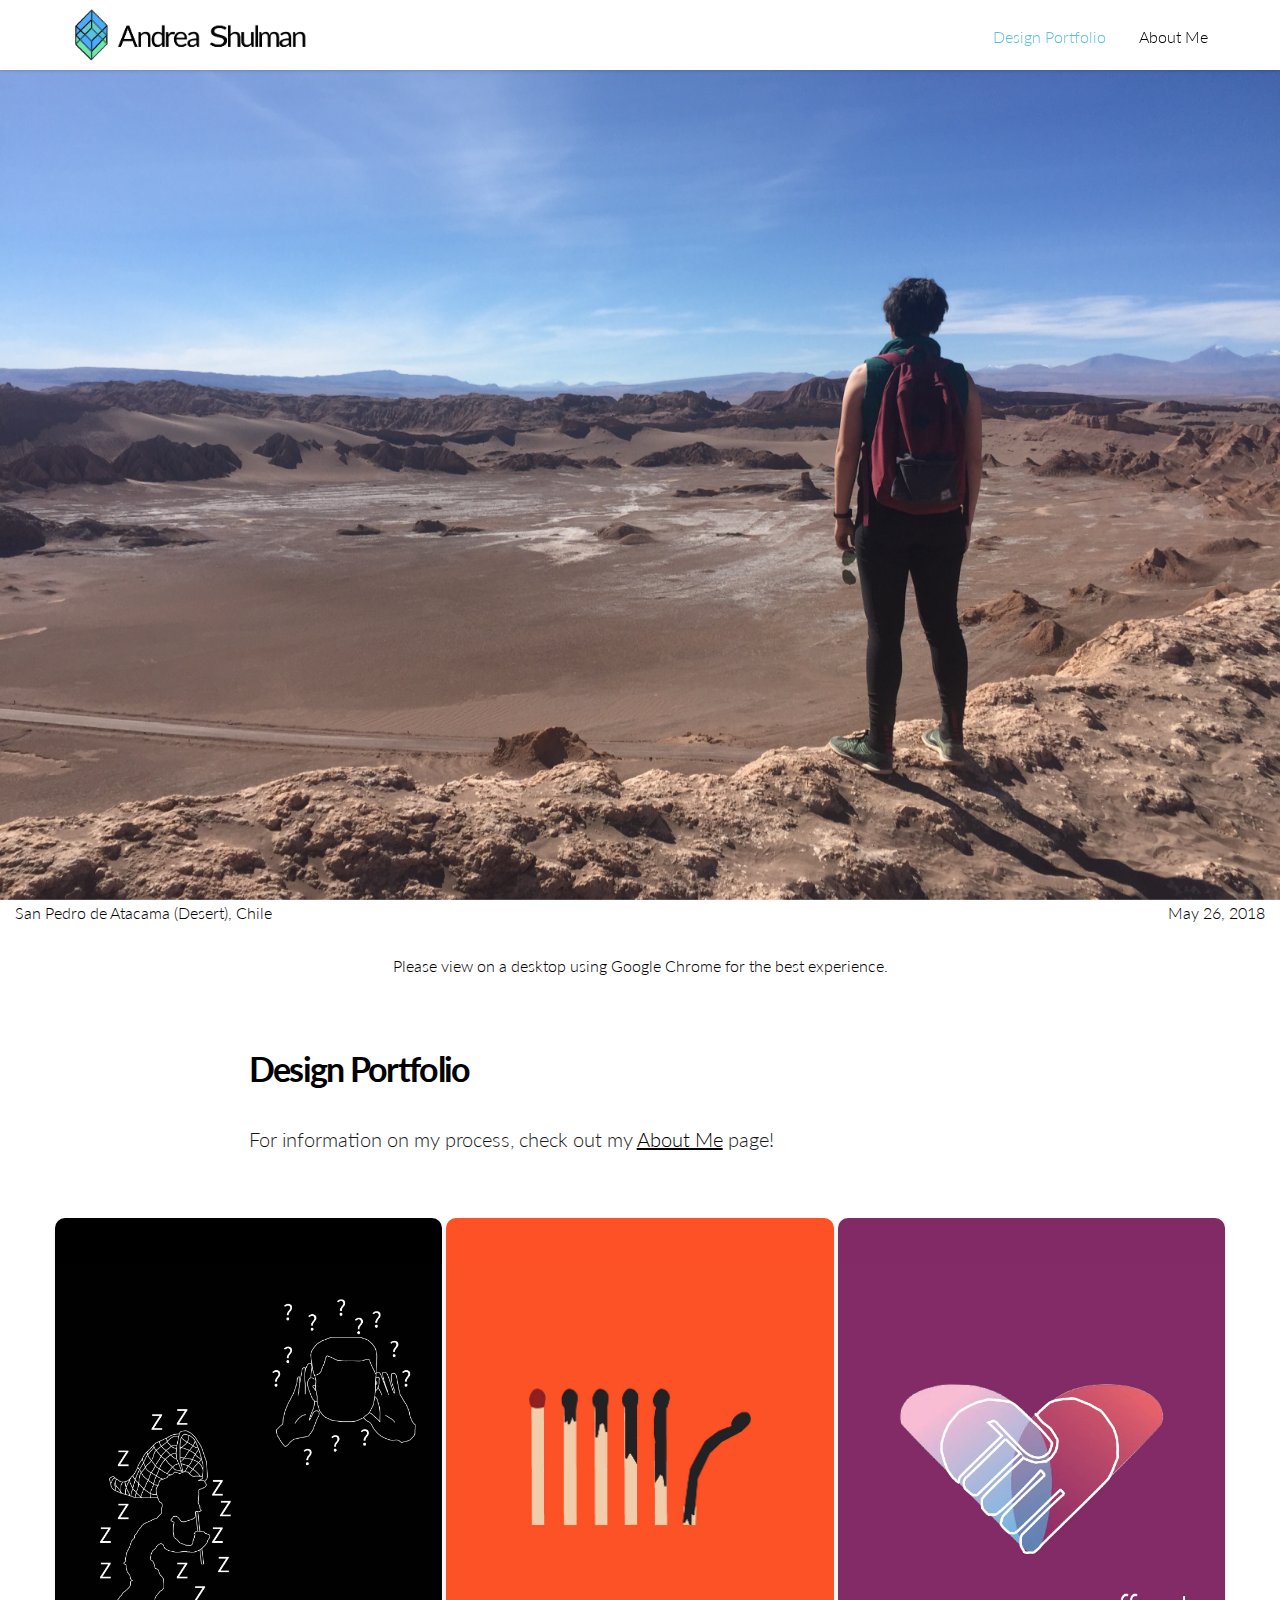
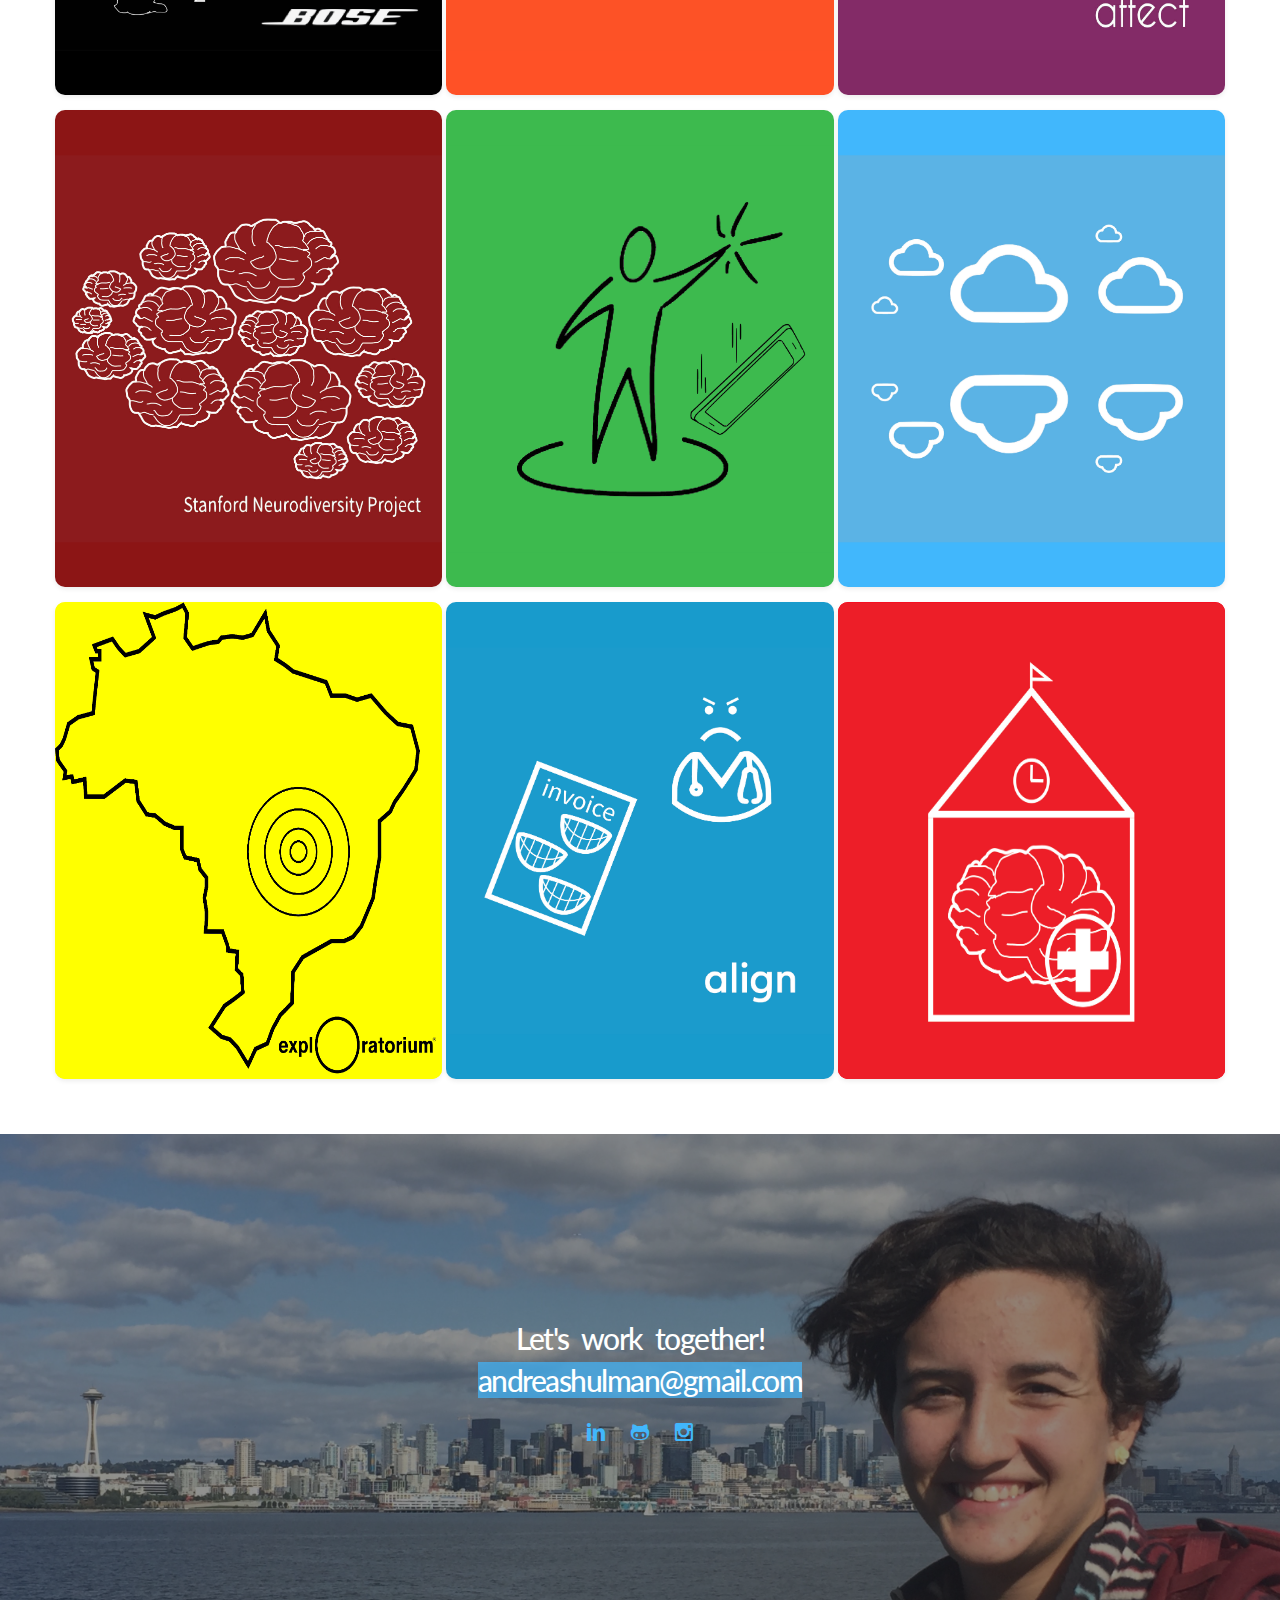
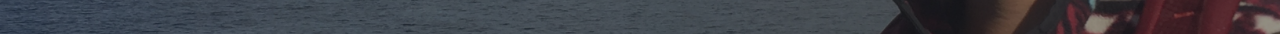
<file: index.html>
<!DOCTYPE HTML>
<!--
	uBeasa by freshdesignweb.com
	Twitter: https://twitter.com/freshdesignweb
	URL: https://www.freshdesignweb.com
	 scp affect.html ashulman@myth.stanford.edu:/afs/.ir/users/a/s/ashulman/WWW

-->
<html>
	<head>
	<title>Andrea Shulman's Portfolio</title>
	<meta name="title" content="Andrea Shulman's Portfolio">
	<meta name="description" content="UX designer passionate about mental and planetary health">
	<meta charset="utf-8">
	<meta http-equiv="X-UA-Compatible" content="IE=edge">
	<title>Andrea Shulman's Portfolio</title>
	<meta name="viewport" content="width=device-width, initial-scale=1">
	<meta name="description" content="Andrea Shulman's Portfolio" />
	<!-- <meta name="keywords" content="free website templates, free html5, free template, free bootstrap, free website template, html5, css3, mobile first, responsive" /> -->
	<meta name="author" content="Andrea Shulman" />

  	<!-- Facebook and Twitter integration -->
	<meta property="og:title" content="Andrea Shulman's Portfolio"/>
	<meta property="og:image" content="images/img_bg_1.jpeg"/>
	<meta property="og:url" content="https://web.stanford.edu/~ashulman/"/>
	<meta property="og:site_name" content="Andrea Shulman's Portfolio"/>
	<meta property="og:description" content="UX designer passionate about mental and planetary health"/>
<!-- 	<meta name="twitter:title" content="" />
	<meta name="twitter:image" content="" />
	<meta name="twitter:url" content="" />
	<meta name="twitter:card" content="" /> -->

	<!-- Primary Meta Tags -->
<!-- <title>Andrea Shulman's Portfolio</title>
<meta name="title" content="Andrea Shulman's Portfolio">
<meta name="description" content="UX designer passionate about mental and planetary health">

<!- Open Graph / Facebook --><!-- 
<meta property="og:type" content="website">
<meta property="og:url" content="https://metatags.io/">
<meta property="og:title" content="Andrea Shulman's Portfolio">
<meta property="og:description" content="UX designer passionate about mental and planetary health">
<meta property="og:image" content="https://metatags.io/assets/meta-tags-16a33a6a8531e519cc0936fbba0ad904e52d35f34a46c97a2c9f6f7dd7d336f2.png">

<! Twitter -->
<!-- <meta property="twitter:card" content="summary_large_image">
<meta property="twitter:url" content="https://metatags.io/">
<meta property="twitter:title" content="Andrea Shulman's Portfolio">
<meta property="twitter:description" content="UX designer passionate about mental and planetary health">
<meta property="twitter:image" content="https://metatags.io/assets/meta-tags-16a33a6a8531e519cc0936fbba0ad904e52d35f34a46c97a2c9f6f7dd7d336f2.png"> -->

	<!-- <link href="https://fonts.googleapis.com/css?family=Droid+Sans" rel="stylesheet"> -->
	<!-- <link href='http://fonts.googleapis.com/css?family=Lato&subset=latin,latin-ext' rel='stylesheet' type='text/css'> -->
	<link href="https://fonts.googleapis.com/css2?family=Lato:wght@100;300;400;700;900&display=swap" rel="stylesheet">
	
	<!-- Animate.css -->
	<link rel="stylesheet" href="css/animate.css">
	<!-- above has the title on the big images -->
	<!-- Icomoon Icon Fonts-->
	<link rel="stylesheet" href="css/icomoon.css">
	<!-- Themify Icons-->
	<link rel="stylesheet" href="css/themify-icons.css">
	<!-- Bootstrap  -->
	<link rel="stylesheet" href="css/bootstrap.css">
	<!-- above fixes top pic and toolbar and resizes logo -->
	<!-- Magnific Popup -->
	<link rel="stylesheet" href="css/magnific-popup.css">
	<!-- Owl Carousel  -->
	<link rel="stylesheet" href="css/owl.carousel.min.css">
	<link rel="stylesheet" href="css/owl.theme.default.min.css">
	<!-- Flexslider -->
	<link rel="stylesheet" href="css/flexslider.css">
	<!-- Theme style  -->
	<link rel="stylesheet" href="css/style_pensieve.css">
	<link rel="stylesheet" href="css/stylepen.css"> 
	<!-- above is where the shitty ass logo is and is more font for headings-->

	<link rel="stylesheet" href="css/gall.css" />

	<!-- <link rel="stylesheet" href="css/gall2.css" /> -->
	<!-- FOR IE9 below -->
	<!--[if lt IE 9]>
	<script src="js/respond.min.js"></script>
	<![endif]-->

	</head>
	<body>
		
	<div class="ubea-loader"></div>
	
	<div id="page">
	<nav class="ubea-nav" role="navigation" style=" padding-top: 9px; padding-bottom: 9px">
		<div class="ubea-container">
			<div class="row">
				<div class="col-sm-2 col-xs-12">
					<!-- <img src="images/heh.jpg" alt="Bose"/> -->
					<div id="ubea-logo"><a href="./" class="external"><img src="images/longlogo.jpg" alt="Andrea Shulman" style="vertical-align: middle; width: 120%;"/></a></div>
				</div>
				<div class="col-xs-10 text-right menu-1 main-nav">
					<ul>
						<!-- <li class="active"><a href="#" data-nav-section="home">Home</a></li> -->
						<!-- <li><a href="#" data-nav-section="services">Services</a></li> -->
						<li class="active"> 
							<!-- class="has-dropdown" -->
							<a href="."  style="color: #5ac2df;">Design Portfolio</a>
							<!-- <div class="dropdown">
								<ul>
							        <li><a style="text-decoration:none" onclick="location.replace('./bose.html'),'_top'" class="dropdown-item">Bose</a></li>
							        <li><a style="text-decoration:none" onclick="location.replace('./codecoral.html'),'_top'" class="dropdown-item">Code Coral</a></li>
							        <li><a style="text-decoration:none" onclick="location.replace('./affect.html'),'_top'" class="dropdown-item">Affect</a></li>
							        <li><a style="text-decoration:none" onclick="location.replace('./neurodiversity.html'),'_top'" class="dropdown-item">Neurodiversity</a></li>
							        <li><a style="text-decoration:none" onclick="location.replace('./RST.html'),'_top'" class="dropdown-item">Screen Time</a></li>
							        <li><a style="text-decoration:none" onclick="location.replace('./pensieve.html'),'_top'" class="dropdown-item">Pensieve</a></li>
							    </ul>
						    </div> -->
						</li>
							<li><a href="./aboutme.html" class="external" >About Me</a></li>

						<!-- <li><a href="#" data-nav-section="tech">Skills</a></li> -->
						<!-- <li><a href="#" data-nav-section="lead">Leadership</a></li> -->
                        <!-- <li><a href="#" data-nav-section="about">About Me</a></li> -->
						<!-- <li><a href="#" data-nav-section="contact">Contact</a></li> -->
						<!-- <li><a href="https://www.freshdesignweb.com/" class="external">External</a></li> -->
					</ul>
				</div>
			</div>
			
		</div>
	</nav>

	<div id="ubea-hero" class="js-fullheight"  data-section="home">
		<div class="flexslider js-fullheight">
			<ul class="slides">
		   	<li style="background-image: url(images/img_bg_1.jpeg);">
		   		<!-- <div class="overlay"  align="center"></div> -->
		   		<div class="container" align="center">
		   			<div class="col-md-10 col-md-offset-1 text-center js-fullheight slider-text">
		   				<div class="slider-text-inner" style="position:relative" align="center;">
		   					<div style="padding-top: 30vh">
		   					<h2 class = "highlight" align="center" style="text-align:center"> <span style="text-align:center"> Hi!&nbsp;&nbsp;I'm&nbsp;&nbsp;Andrea</span></h2>
		   					<!-- <p><a href="http://twitter.com/freshdesignweb" target="_blank" class="btn btn-primary btn-lg">Follow @freshdesignweb</a></p> -->
		   					<p class = "highlight" style="font-size:21px; text-align:center; color: #FFF;"><span> UX designer passionate about mental and planetary health</span> </p>
		   					</div>
		   					<div style="color:white; margin: 0px"class="arrow bounce highlight fa fa-arrow-down fa-2x "><br/><br/><br/><br/><br/>
							  <span><i class="icon-arrow-down"></i> Designed and coded by me with love <i class="icon-arrow-down"></i></span>
							  <!-- other down arrow: &#8681; -->
							</div>
		   				</div>
		   			</div>

		   		</div>
		   	</li>
		  	</ul>
	  	</div>
	</div>
	<div> <p class="pic_loc" >San Pedro de Atacama (Desert), Chile</p><p class="pic_date">May 26, 2018</p></div>
	<p align="center" style="text-align: justify; "><span class="chrome" align="center" style="text-align: center; display: block;"><br />Please view on a desktop using Google Chrome for the best experience.</span></p>

	<!-- add a little padding so not on the edge of the screen, make on the same line -->
	<!-- <div align="right" position="relative">November 16, 2019<div> -->
	

	<div class="ubea-section-overflow">

	
		<div class="ubea-section" id="ubea-portfolio" data-section="portfolio">
			<div class="ubea-container">
				<div class="row">
					<div class="col-md-6 col-md-offset-2 ubea-heading">
						<h2>Design Portfolio</h2>
						<p>For information on my process, check out my <a href="./aboutme.html"><u>About Me</u></a> page!</p>
						<!-- <div align="left" style="width: 80%; display:inline-flex; justify-content: space-between">
							<p style="width:12%; margin:auto;"align="left"> fall 2018</p>
							<img src="images/timeish.jpg" alt="timeline" align="center" style="width:70%;">
							<p style="width:8%; margin:auto;"align="right"> today</p>
							<!-<p>Questions  |  Category/ Use Scenario  |  Question Origin  |  More Info     </p> ->
						</div> -->
					</div>
					
					<div class="gallery style2 medium lightbox onscroll-fade-in" style=" display: flex; justify-content: space-around; width: 100%"> 
						<!-- justify-content: space-between; ^ -->
						<article class="ubea-card-item" style="width: 33%; height: 53vh; background: #000">
							<a href="./bose.html">
								<div class="image card" style="margin: 0;position: absolute;top: 50%;transform: translateY(-50%);-ms-transform: translateY(-50%); background:#000">
									<img src="images/boselog.jpg" alt="Bose"/>
								</div>
								<div class="caption">
									<h2 style="font-size: 2.3vw; ">Hear&nbsp;&nbsp;Less.&nbsp;&nbsp;Hear&nbsp;&nbsp;More.</h2>
									<h3 style="font-size: 1.7vw; ">sleep&nbsp;&nbsp;and&nbsp;&nbsp;hear</h3>
									<h3 style="font-size: 1.4vw;">Summer&nbsp;&nbsp;2019</h3>
									<br />
									<h5 style="font-size: 1.7vw; text-align: center; text-justify: left;"><!-- Bose is now taking on the world of Health, helping people who difficulties sleeping and hearing. I helped design products set to come out in the next couple years in both spaces. -->
										Determined user interactions, needs, and scenarios, and designed hardware sketches for future products. Under NDA.
										<!-- Worked on two future-generation products determining user interactions, needs, etc. as well as hardware design. Under NDA. -->
										<!-- Under NDA project, two future products and some work defining  -->
										<!-- Bose is taking on the world of Health, helping people with difficulties sleeping and hearing. -->
									</h5>
									<!-- <a href="./Bose.html" style="font-size: 1.3vw; margin-bottom: 4px" ><u>Coming soon</u></a> -->
									<!-- <p style="font-size: 1.3vw;"> Coming soon </p> -->

								</div>
							</a>
						</article>
						<article class="ubea-card-item" style="width: 33%; height: 53vh; background: #ff5126">
							<a href="./codecoral.html">
								<div class="image card" style="margin: 0;position: absolute;top: 50%;transform: translateY(-50%);-ms-transform: translateY(-50%); background: #ff5126">
									<img src="images/corallog.jpg" alt="Code Coral" style="margin-left: auto;margin-right: auto;"/>
								</div>
								<div class="caption">
									<h2 style="font-size: 2.3vw;">Coral&nbsp;&nbsp;Connect</h2>
									<h3 style="font-size: 1.7vw;">physician&nbsp;&nbsp;burnout</h3>
									<h3 style="font-size: 1.4vw;">Winter-Spring&nbsp;&nbsp;2019</h3>
									<br />
									<h5 style="font-size: 1.7vw; text-align: center; text-justify: left;"><!-- Along with a team of master's students and under the direction of many advisors (including the d.school's David Kelley), I am iterating on prototypes assessing physician burnout. -->
										Reimagined how physicians interact with resources by assessing their stress state; at Stanford Children's Hospital.
										<!-- With frequent visits to the Stanford Children's Hospital, we leveraged hospital resources for physicians based on stress states.  -->
										<!-- I joined a Design Impact Master's group to provide physicians with resources  based on stress states. -->
									</h5>
									<!-- <a href="./pdfs/coralsum.pdf" style="font-size: 1.3vw; margin-bottom: 4px"> <u> One-sheet summary </u></a> -->
								</div>
							</a>
						</article>
						<article class="ubea-card-item" style="width: 33%; height: 53vh; background: #822a65">
							<a href="./affect.html">
								<div class="image card" style="margin: 0;position: absolute;top: 50%;transform: translateY(-50%);-ms-transform: translateY(-50%); background: #822a65">
									<img src="images/affectlog.jpg" alt="Affect Mental Healthcare" style="margin-left: auto;margin-right: auto;" />
								</div>
								<div class="caption">
									<h2 style="font-size: 2.3vw;">Supporting&nbsp;&nbsp;Supporters</h2>
									<h3 style="font-size: 1.6vw;">mental&nbsp;&nbsp;illness&nbsp;&nbsp;user&nbsp;&nbsp;research</h3>
									<h3 style="font-size: 1.4vw;">Winter&nbsp;&nbsp;2019</h3>
									<br />
									<h5 style="font-size: 1.7vw; text-align: center; text-justify: center;"><!-- This was my first independent user experience research project from winter 2019. I have pinpointed user needs through needfinding interviews and brainstorming for those who hope to aid supporters.  -->
										Pinpointed supporter needs through interviews and brainstorming; my first independent design project.
										<!-- <a href="./affect.html"><u>Learn more and see the process.</u></a> -->
									</h5>

									<!-- <a href="./affect.html" style="font-size: 1.3vw; margin-bottom: 4px" ><u>Learn more and see the process.</u></a> -->

								</div>
							</a>
						</article>
					</div>

					<!-- add dropdown for more -->
					<!-- <div class="ubea-accordion"> -->
						<!-- <div align="center" class="ubea-accordion-heading" style="padding-bottom: 5px; padding-top: 5px"> -->
							<!-- <h3 style="border: 2px solid rgb(197, 66, 199); border-radius: 10px; width: 10%; padding-bottom: 5px; padding-top: 5px;text-align: center; font-weight: 400;"> see more </h3> -->
						<!-- </div> -->
						<!-- <div class="ubea-accordion-content"> -->
							<div class="gallery style2 medium lightbox onscroll-fade-in" style=" display: flex; justify-content: space-around; width: 100%;">
								<article class="ubea-card-item" style="width: 33%; height: 53vh; background: #8c1515" >
									<a href="./neurodiversity.html" >
										<div class="image card" style="margin: 0;position: absolute;top: 50%;transform: translateY(-50%);-ms-transform: translateY(-50%); background: #8c1515">
											<img src="images/neurolog.jpg" alt="Neurodiversity" />
										</div>
										<div class="caption">
											<h2 style="font-size: 2.3vw;">Neurodiverse&nbsp;&nbsp;Student&nbsp;&nbsp;Life</h2>
											<h3 style="font-size: 1.7vw;">building&nbsp;&nbsp;inclusive&nbsp;&nbsp;spaces</h3>
											<h3 style="font-size: 1.4vw;">Spring&nbsp;&nbsp;2019</h3>
											<br />
											<h5 style="font-size: 1.7vw; text-align: center; text-justify: left;"><!-- Our goal is to improve mental health for neurodiverse populations using universal design. We are focusing on systemic change to take on issues of social isolation lack of access to support. --> 
												Utilized Universal Design to systematically improve neurodiverse populations' mental health in university.
												<!-- Using Universal Design, we sought to improve neurodiverse populations' mental health systemically. -->
											</h5>
											<!-- <a href="./neurodiversity.html" style="font-size: 1.3vw; margin-bottom: 4px" ><u>Learn more and see the process.</u></a> -->
										</div>
									</a>
								<!-- </article> -->
								</article>
								<article class="ubea-card-item" style="width: 33%; height: 53vh; background: #3dba4e ">
									<a href="./RST.html">
										<div class="image card" style="margin: 0;position: absolute;top: 50%;transform: translateY(-50%);-ms-transform: translateY(-50%); background: #3dba4e">
										
										<img  src="images/rstlog.png" alt="Screen Time" style="background: #3dba4e"/>
										</div>
										<div class="caption">
											<h2 class="" style="font-size: 2.3vw;">Reducing Screen Time</h2>
											<h3 style="font-size: 1.7vw;">behavior&nbsp;&nbsp;solution&nbsp;&nbsp;matching</h3>
											<h3 style="font-size: 1.4vw;">Spring&nbsp;&nbsp;2019</h3>
											<br />
											<h5 style="font-size: 1.7vw; text-align: center; text-justify: left;">
												<!-- In a class of 15, I learned how to design with various sized teams from week to week. BJ Fogg, top behavior scientist, taught us behavior design methods to utilize in creating screen time reduction technologies.  -->
												Created a screen time reduction strategy engine that leverages Behavior Design under top behavior scientest BJ Fogg.
												<!-- With BJ Fogg, top behavior scientist, to create screen time reduction technologies using Behavior Design. -->
											</h5>
											<!-- <a href="./RST.html" style="font-size: 1.3vw; margin-bottom: 4px" ><u>Learn more and see the process.</u></a> -->
											<!-- <p style="font-size: 1.3vw;"> Current project, more coming soon </p> -->

										</div>
									</a>
								</article>
								<article class="ubea-card-item" style="width: 33%; height: 53vh;; background: #41b7fc">
									<a href="./pensieve.html">
										<div class="image card" style="margin: 0;position: absolute;top: 50%;transform: translateY(-50%);-ms-transform: translateY(-50%); background: #41b7fc">
											<img  src="images/penlog.jpg" alt="Pensieve"/>
										</div>
										<div class="caption">
											<h2 style="font-size: 2.3vw;">Pensieve</h2>
											<h3 style="font-size: 1.7vw;">reflection&nbsp;&nbsp;made&nbsp;&nbsp;simple</h3>
											<h3 style="font-size: 1.4vw;">Fall&nbsp;&nbsp;2018</h3>
											<br />
											<h5 style="font-size: 1.7vw; text-align: center; text-justify: left;">
												<!-- My first UX project, I hoped to encourage consistent reflection; to do so we created  -->Designed infinite canvas with multimodal and goal-setting capabilities to encourage consistent reflection.
												<!-- <a href="./pensieve.html"><u>Learn more and see the process.</u></a> -->
											</h5>

											<!-- <a href="./pensieve.html" style="font-size: 1.3vw; margin-bottom: 4px" ><u>Learn more and see the process.</u></a> -->
										</div>
									</a>
								</article>
							</div>
							<div class="gallery style2 medium lightbox onscroll-fade-in" style=" width: 100%;display: flex; justify-content: space-around; padding-bottom:40px;">
								<article class="ubea-card-item" style="width: 33%; height: 53vh;; background: yellow">
									<a href="./exploratorium.html">
										<div class="image card" style="margin: 0;position: absolute;top: 50%;transform: translateY(-50%);-ms-transform: translateY(-50%); background: yellow;height:100% ">
											<img style="height:100%" src="images/brazil.png" alt="Exploratorium"/>
										</div>
										<div class="caption">
											<h2 style="font-size: 2.3vw;">Imagining&nbsp;&nbsp;the&nbsp;&nbsp;Future</h2>
											<h3 style="font-size: 1.7vw;">instilling&nbsp;&nbsp;self&nbsp;&nbsp;confidence</h3>
											<h3 style="font-size: 1.4vw;">December&nbsp;&nbsp;2019</h3>
											<br />
											<h5 style="font-size: 1.7vw; text-align: center; text-justify: left;">
												<!-- My first UX project, I hoped to encourage consistent reflection; to do so we created  -->Defined the theme and kicked off exhibit production for a new museum project in Brazil.
												<!-- <a href="./pensieve.html"><u>Learn more and see the process.</u></a> -->
											</h5>
											<br/><br/>
											<h6>Coming soon</h6>
										</div>
									</a>
								</article>
								<article class="ubea-card-item" style="width: 33%; height: 53vh;; background: rgb(24,155,204)">
									<!-- <a href="./align.html"> -->
										<div class="image card" style="margin: 0;position: absolute;top: 50%;transform: translateY(-50%);-ms-transform: translateY(-50%); background: rgb(24,155,204); ">
											<img style="" src="images/align.jpg" alt="Exploratorium"/>

										</div>
										<div class="caption">
											<h2 style="font-size: 2.3vw;">The&nbsp;&nbsp;Invoicing&nbsp;&nbsp;Problem</h2>
											<h3 style="font-size: 1.7vw;">Align&nbsp;&nbsp;Tech&nbsp;&nbsp;(Invisalign)</h3>
											<h3 style="font-size: 1.4vw;">Winter&nbsp;&nbsp;2020</h3>
											<br />
											<h5 style="font-size: 1.7vw; text-align: center; text-justify: left;">
												<!-- My first UX project, I hoped to encourage consistent reflection; to do so we created  -->Leading a corporate design team to solve invoicing through improving doctor-business relations
												<!-- <a href="./pensieve.html"><u>Learn more and see the process.</u></a> -->
											</h5>
											<br/><br/>
											<h6>Coming soon</h6>
										</div>
									<!-- </a> -->
								</article>
								<article class="ubea-card-item" style="width: 33%; height: 53vh;; background: #FF001A">
									<!-- <a href="./personal.html"> -->
										<div class="image card" style="margin: 0;position: absolute;top: 50%;transform: translateY(-50%);-ms-transform: translateY(-50%); background: #FF001A;height:100% ">
											<img style="height:100%" src="images/gsb.jpg" alt="Exploratorium"/>
											<!-- Mental Health education strategy -->
										</div>
										<div class="caption">
											<h2 style="font-size: 2.3vw;">Mental&nbsp;&nbsp;Health&nbsp;&nbsp;Education</h2>
											<h3 style="font-size: 1.7vw;">nonprofit&nbsp;&nbsp;business&nbsp;&nbsp;strategy</h3>
											<h3 style="font-size: 1.4vw;">Fall&nbsp;&nbsp;2019</h3>
											<br />
											<h5 style="font-size: 1.7vw; text-align: center; text-justify: left;">
												<!-- My first UX project, I hoped to encourage consistent reflection; to do so we created  -->Defined problem, theory of change, metrics, evaluation plan, and premortem for program to help struggling teens.
												<!-- <a href="./pensieve.html"><u>Learn more and see the process.</u></a> -->
											</h5>
											<br/><br/>
											<h6>Coming soon</h6>
										</div>
									<!-- </a> -->
								</article>
							</div>
						</div>
					</div>
				</div>
			</div>
        
		
      
	<div id="ubea-contact" data-section="contact" class="ubea-cover ubea-cover-xs" style="background-image:url(images/seattle.jpeg); ">
		<div class="overlay"></div>
		<div class="ubea-container">
			<div class="row text-center">
				<div class="display-t">
					<div class="display-tc">
						<div class="col-md-12" style="width: 100%">
							<h3 class="bttom" style=" text-align:center; color: #FFF">Let's&nbsp;&nbsp;work&nbsp;&nbsp;together! <br /> <a target="_blank" href="andreashulman@gmail.com" style="text-align:center; color: #FFF">andreashulman@gmail.com</a></h3>
						</div>
						<ul class="ubea-social-icons">
							<li><a target="_blank" href="https://www.linkedin.com/in/andreashulman18/"><i class="icon-linkedin"></i></a></li>
							<li><a target="_blank" href="https://github.com/ashulman18"><i class="icon-github"></i></a></li>
							<li><a target="_blank" href="https://www.instagram.com/andreashul/?hl=en"><i class="icon-instagram"></i></a></li>
						</ul>
					</div>
				</div>
			</div>
		</div>
	</div>

	<footer id="ubea-footer" role="contentinfo">
		<!-- <div class="ubea-container"> -->
			
			<!-- <div class="row copyright"> -->
				<!-- <div class="col-md-12">
					<center>
						<small class="block">&copy; 2018 freshDesignweb. All Rights Reserved.</small> 
						<small class="block">Designed by <a target="_blank" href="https://www.freshdesignweb.com/" target="_blank">freshDesignweb.com</a> with heavy editing by Andrea Shulman</small>
					</center>
				</div> -->
			<!-- </div> -->

		<!-- </div> -->
	</footer>
	</div>

	<div class="gototop js-top">
		<a href="#" class="js-gotop"><i class="icon-arrow-up"></i></a>
	</div>
	
	<!-- jQuery -->
	<script src="js/jquery.min.js"></script>
	<!-- jQuery Easing -->
	<script src="js/jquery.easing.1.3.js"></script>
	<!-- Bootstrap -->
	<script src="js/bootstrap.min.js"></script>
	<!-- Waypoints -->
	<script src="js/jquery.waypoints.min.js"></script>
	<!-- Carousel -->
	<script src="js/owl.carousel.min.js"></script>
	<!-- countTo -->
	<script src="js/jquery.countTo.js"></script>
	<!-- Flexslider -->
	<script src="js/jquery.flexslider-min.js"></script>
	<!-- Magnific Popup -->
	<script src="js/jquery.magnific-popup.min.js"></script>
	<script src="js/magnific-popup-options.js"></script>
	<!-- Main -->
	<script src="js/main.js"></script>

	</body>
</html>
</file>
<file: css/icomoon.css>
@font-face {
  font-family: 'icomoon';
  src:  url('../fonts/icomoon/icomoon.eot?6iuir');
  src:  url('../fonts/icomoon/icomoon.eot?6iuir#iefix') format('embedded-opentype'),
    url('../fonts/icomoon/icomoon.ttf?6iuir') format('truetype'),
    url('../fonts/icomoon/icomoon.woff?6iuir') format('woff'),
    url('../fonts/icomoon/icomoon.svg?6iuir#icomoon') format('svg');
  font-weight: normal;
  font-style: normal;
}

[class^="icon-"], [class*=" icon-"] {
  /* use !important to prevent issues with browser extensions that change fonts */
  font-family: 'icomoon' !important;
  speak: none;
  font-style: normal;
  font-weight: normal;
  font-variant: normal;
  text-transform: none;
  line-height: 1;

  /* Better Font Rendering =========== */
  -webkit-font-smoothing: antialiased;
  -moz-osx-font-smoothing: grayscale;
}

.icon-eye:before {
  content: "\e000";
}
.icon-paper-clip:before {
  content: "\e001";
}
.icon-mail:before {
  content: "\e002";
}
.icon-toggle:before {
  content: "\e003";
}
.icon-layout:before {
  content: "\e004";
}
.icon-link:before {
  content: "\e005";
}
.icon-bell:before {
  content: "\e006";
}
.icon-lock:before {
  content: "\e007";
}
.icon-unlock:before {
  content: "\e008";
}
.icon-ribbon:before {
  content: "\e009";
}
.icon-image:before {
  content: "\e010";
}
.icon-signal:before {
  content: "\e011";
}
.icon-target:before {
  content: "\e012";
}
.icon-clipboard:before {
  content: "\e013";
}
.icon-clock:before {
  content: "\e014";
}
.icon-watch:before {
  content: "\e015";
}
.icon-air-play:before {
  content: "\e016";
}
.icon-camera:before {
  content: "\e017";
}
.icon-video:before {
  content: "\e018";
}
.icon-disc:before {
  content: "\e019";
}
.icon-printer:before {
  content: "\e020";
}
.icon-monitor:before {
  content: "\e021";
}
.icon-server:before {
  content: "\e022";
}
.icon-cog:before {
  content: "\e023";
}
.icon-heart:before {
  content: "\e024";
}
.icon-paragraph:before {
  content: "\e025";
}
.icon-align-justify:before {
  content: "\e026";
}
.icon-align-left:before {
  content: "\e027";
}
.icon-align-center:before {
  content: "\e028";
}
.icon-align-right:before {
  content: "\e029";
}
.icon-book:before {
  content: "\e030";
}
.icon-layers:before {
  content: "\e031";
}
.icon-stack:before {
  content: "\e032";
}
.icon-stack-2:before {
  content: "\e033";
}
.icon-paper:before {
  content: "\e034";
}
.icon-paper-stack:before {
  content: "\e035";
}
.icon-search:before {
  content: "\e036";
}
.icon-zoom-in:before {
  content: "\e037";
}
.icon-zoom-out:before {
  content: "\e038";
}
.icon-reply:before {
  content: "\e039";
}
.icon-circle-plus:before {
  content: "\e040";
}
.icon-circle-minus:before {
  content: "\e041";
}
.icon-circle-check:before {
  content: "\e042";
}
.icon-circle-cross:before {
  content: "\e043";
}
.icon-square-plus:before {
  content: "\e044";
}
.icon-square-minus:before {
  content: "\e045";
}
.icon-square-check:before {
  content: "\e046";
}
.icon-square-cross:before {
  content: "\e047";
}
.icon-microphone:before {
  content: "\e048";
}
.icon-record:before {
  content: "\e049";
}
.icon-skip-back:before {
  content: "\e050";
}
.icon-rewind:before {
  content: "\e051";
}
.icon-play:before {
  content: "\e052";
}
.icon-pause:before {
  content: "\e053";
}
.icon-stop:before {
  content: "\e054";
}
.icon-fast-forward:before {
  content: "\e055";
}
.icon-skip-forward:before {
  content: "\e056";
}
.icon-shuffle:before {
  content: "\e057";
}
.icon-repeat:before {
  content: "\e058";
}
.icon-folder:before {
  content: "\e059";
}
.icon-umbrella:before {
  content: "\e060";
}
.icon-moon:before {
  content: "\e061";
}
.icon-thermometer:before {
  content: "\e062";
}
.icon-drop:before {
  content: "\e063";
}
.icon-sun:before {
  content: "\e064";
}
.icon-cloud:before {
  content: "\e065";
}
.icon-cloud-upload:before {
  content: "\e066";
}
.icon-cloud-download:before {
  content: "\e067";
}
.icon-upload:before {
  content: "\e068";
}
.icon-download:before {
  content: "\e069";
}
.icon-location:before {
  content: "\e070";
}
.icon-location-2:before {
  content: "\e071";
}
.icon-map:before {
  content: "\e072";
}
.icon-battery:before {
  content: "\e073";
}
.icon-head:before {
  content: "\e074";
}
.icon-briefcase:before {
  content: "\e075";
}
.icon-speech-bubble:before {
  content: "\e076";
}
.icon-anchor:before {
  content: "\e077";
}
.icon-globe:before {
  content: "\e078";
}
.icon-box:before {
  content: "\e079";
}
.icon-reload:before {
  content: "\e080";
}
.icon-share:before {
  content: "\e081";
}
.icon-marquee:before {
  content: "\e082";
}
.icon-marquee-plus:before {
  content: "\e083";
}
.icon-marquee-minus:before {
  content: "\e084";
}
.icon-tag:before {
  content: "\e085";
}
.icon-power:before {
  content: "\e086";
}
.icon-command:before {
  content: "\e087";
}
.icon-alt:before {
  content: "\e088";
}
.icon-esc:before {
  content: "\e089";
}
.icon-bar-graph:before {
  content: "\e090";
}
.icon-bar-graph-2:before {
  content: "\e091";
}
.icon-pie-graph:before {
  content: "\e092";
}
.icon-star:before {
  content: "\e093";
}
.icon-arrow-left:before {
  content: "\e094";
}
.icon-arrow-right:before {
  content: "\e095";
}
.icon-arrow-up:before {
  content: "\e096";
}
.icon-arrow-down:before {
  content: "\e097";
}
.icon-volume:before {
  content: "\e098";
}
.icon-mute:before {
  content: "\e099";
}
.icon-content-right:before {
  content: "\e100";
}
.icon-content-left:before {
  content: "\e101";
}
.icon-grid:before {
  content: "\e102";
}
.icon-grid-2:before {
  content: "\e103";
}
.icon-columns:before {
  content: "\e104";
}
.icon-loader:before {
  content: "\e105";
}
.icon-bag:before {
  content: "\e106";
}
.icon-ban:before {
  content: "\e107";
}
.icon-flag:before {
  content: "\e108";
}
.icon-trash:before {
  content: "\e109";
}
.icon-expand:before {
  content: "\e110";
}
.icon-contract:before {
  content: "\e111";
}
.icon-maximize:before {
  content: "\e112";
}
.icon-minimize:before {
  content: "\e113";
}
.icon-plus:before {
  content: "\e114";
}
.icon-minus:before {
  content: "\e115";
}
.icon-check:before {
  content: "\e116";
}
.icon-cross:before {
  content: "\e117";
}
.icon-move:before {
  content: "\e118";
}
.icon-delete:before {
  content: "\e119";
}
.icon-menu:before {
  content: "\e120";
}
.icon-archive:before {
  content: "\e121";
}
.icon-inbox:before {
  content: "\e122";
}
.icon-outbox:before {
  content: "\e123";
}
.icon-file:before {
  content: "\e124";
}
.icon-file-add:before {
  content: "\e125";
}
.icon-file-subtract:before {
  content: "\e126";
}
.icon-help:before {
  content: "\e127";
}
.icon-open:before {
  content: "\e128";
}
.icon-ellipsis:before {
  content: "\e129";
}
.icon-add-to-list:before {
  content: "\e900";
}
.icon-classic-computer:before {
  content: "\e901";
}
.icon-controller-fast-backward:before {
  content: "\e902";
}
.icon-creative-commons-attribution:before {
  content: "\e903";
}
.icon-creative-commons-noderivs:before {
  content: "\e904";
}
.icon-creative-commons-noncommercial-eu:before {
  content: "\e905";
}
.icon-creative-commons-noncommercial-us:before {
  content: "\e906";
}
.icon-creative-commons-public-domain:before {
  content: "\e907";
}
.icon-creative-commons-remix:before {
  content: "\e908";
}
.icon-creative-commons-share:before {
  content: "\e909";
}
.icon-creative-commons-sharealike:before {
  content: "\e90a";
}
.icon-creative-commons:before {
  content: "\e90b";
}
.icon-document-landscape:before {
  content: "\e90c";
}
.icon-remove-user:before {
  content: "\e90d";
}
.icon-warning:before {
  content: "\e90e";
}
.icon-arrow-bold-down:before {
  content: "\e90f";
}
.icon-arrow-bold-left:before {
  content: "\e910";
}
.icon-arrow-bold-right:before {
  content: "\e911";
}
.icon-arrow-bold-up:before {
  content: "\e912";
}
.icon-arrow-down2:before {
  content: "\e913";
}
.icon-arrow-left2:before {
  content: "\e914";
}
.icon-arrow-long-down:before {
  content: "\e915";
}
.icon-arrow-long-left:before {
  content: "\e916";
}
.icon-arrow-long-right:before {
  content: "\e917";
}
.icon-arrow-long-up:before {
  content: "\e918";
}
.icon-arrow-right2:before {
  content: "\e919";
}
.icon-arrow-up2:before {
  content: "\e91a";
}
.icon-arrow-with-circle-down:before {
  content: "\e91b";
}
.icon-arrow-with-circle-left:before {
  content: "\e91c";
}
.icon-arrow-with-circle-right:before {
  content: "\e91d";
}
.icon-arrow-with-circle-up:before {
  content: "\e91e";
}
.icon-bookmark:before {
  content: "\e91f";
}
.icon-bookmarks:before {
  content: "\e920";
}
.icon-chevron-down:before {
  content: "\e921";
}
.icon-chevron-left:before {
  content: "\e922";
}
.icon-chevron-right:before {
  content: "\e923";
}
.icon-chevron-small-down:before {
  content: "\e924";
}
.icon-chevron-small-left:before {
  content: "\e925";
}
.icon-chevron-small-right:before {
  content: "\e926";
}
.icon-chevron-small-up:before {
  content: "\e927";
}
.icon-chevron-thin-down:before {
  content: "\e928";
}
.icon-chevron-thin-left:before {
  content: "\e929";
}
.icon-chevron-thin-right:before {
  content: "\e92a";
}
.icon-chevron-thin-up:before {
  content: "\e92b";
}
.icon-chevron-up:before {
  content: "\e92c";
}
.icon-chevron-with-circle-down:before {
  content: "\e92d";
}
.icon-chevron-with-circle-left:before {
  content: "\e92e";
}
.icon-chevron-with-circle-right:before {
  content: "\e92f";
}
.icon-chevron-with-circle-up:before {
  content: "\e930";
}
.icon-cloud2:before {
  content: "\e931";
}
.icon-controller-fast-forward:before {
  content: "\e932";
}
.icon-controller-jump-to-start:before {
  content: "\e933";
}
.icon-controller-next:before {
  content: "\e934";
}
.icon-controller-paus:before {
  content: "\e935";
}
.icon-controller-play:before {
  content: "\e936";
}
.icon-controller-record:before {
  content: "\e937";
}
.icon-controller-stop:before {
  content: "\e938";
}
.icon-controller-volume:before {
  content: "\e939";
}
.icon-dot-single:before {
  content: "\e93a";
}
.icon-dots-three-horizontal:before {
  content: "\e93b";
}
.icon-dots-three-vertical:before {
  content: "\e93c";
}
.icon-dots-two-horizontal:before {
  content: "\e93d";
}
.icon-dots-two-vertical:before {
  content: "\e93e";
}
.icon-download2:before {
  content: "\e93f";
}
.icon-emoji-flirt:before {
  content: "\e940";
}
.icon-flow-branch:before {
  content: "\e941";
}
.icon-flow-cascade:before {
  content: "\e942";
}
.icon-flow-line:before {
  content: "\e943";
}
.icon-flow-parallel:before {
  content: "\e944";
}
.icon-flow-tree:before {
  content: "\e945";
}
.icon-install:before {
  content: "\e946";
}
.icon-layers2:before {
  content: "\e947";
}
.icon-open-book:before {
  content: "\e948";
}
.icon-resize-100:before {
  content: "\e949";
}
.icon-resize-full-screen:before {
  content: "\e94a";
}
.icon-save:before {
  content: "\e94b";
}
.icon-select-arrows:before {
  content: "\e94c";
}
.icon-sound-mute:before {
  content: "\e94d";
}
.icon-sound:before {
  content: "\e94e";
}
.icon-trash2:before {
  content: "\e94f";
}
.icon-triangle-down:before {
  content: "\e950";
}
.icon-triangle-left:before {
  content: "\e951";
}
.icon-triangle-right:before {
  content: "\e952";
}
.icon-triangle-up:before {
  content: "\e953";
}
.icon-uninstall:before {
  content: "\e954";
}
.icon-upload-to-cloud:before {
  content: "\e955";
}
.icon-upload2:before {
  content: "\e956";
}
.icon-add-user:before {
  content: "\e957";
}
.icon-address:before {
  content: "\e958";
}
.icon-adjust:before {
  content: "\e959";
}
.icon-air:before {
  content: "\e95a";
}
.icon-aircraft-landing:before {
  content: "\e95b";
}
.icon-aircraft-take-off:before {
  content: "\e95c";
}
.icon-aircraft:before {
  content: "\e95d";
}
.icon-align-bottom:before {
  content: "\e95e";
}
.icon-align-horizontal-middle:before {
  content: "\e95f";
}
.icon-align-left2:before {
  content: "\e960";
}
.icon-align-right2:before {
  content: "\e961";
}
.icon-align-top:before {
  content: "\e962";
}
.icon-align-vertical-middle:before {
  content: "\e963";
}
.icon-archive2:before {
  content: "\e964";
}
.icon-area-graph:before {
  content: "\e965";
}
.icon-attachment:before {
  content: "\e966";
}
.icon-awareness-ribbon:before {
  content: "\e967";
}
.icon-back-in-time:before {
  content: "\e968";
}
.icon-back:before {
  content: "\e969";
}
.icon-bar-graph2:before {
  content: "\e96a";
}
.icon-battery2:before {
  content: "\e96b";
}
.icon-beamed-note:before {
  content: "\e96c";
}
.icon-bell2:before {
  content: "\e96d";
}
.icon-blackboard:before {
  content: "\e96e";
}
.icon-block:before {
  content: "\e96f";
}
.icon-book2:before {
  content: "\e970";
}
.icon-bowl:before {
  content: "\e971";
}
.icon-box2:before {
  content: "\e972";
}
.icon-briefcase2:before {
  content: "\e973";
}
.icon-browser:before {
  content: "\e974";
}
.icon-brush:before {
  content: "\e975";
}
.icon-bucket:before {
  content: "\e976";
}
.icon-cake:before {
  content: "\e977";
}
.icon-calculator:before {
  content: "\e978";
}
.icon-calendar:before {
  content: "\e979";
}
.icon-camera2:before {
  content: "\e97a";
}
.icon-ccw:before {
  content: "\e97b";
}
.icon-chat:before {
  content: "\e97c";
}
.icon-check2:before {
  content: "\e97d";
}
.icon-circle-with-cross:before {
  content: "\e97e";
}
.icon-circle-with-minus:before {
  content: "\e97f";
}
.icon-circle-with-plus:before {
  content: "\e980";
}
.icon-circle:before {
  content: "\e981";
}
.icon-circular-graph:before {
  content: "\e982";
}
.icon-clapperboard:before {
  content: "\e983";
}
.icon-clipboard2:before {
  content: "\e984";
}
.icon-clock2:before {
  content: "\e985";
}
.icon-code:before {
  content: "\e986";
}
.icon-cog2:before {
  content: "\e987";
}
.icon-colours:before {
  content: "\e988";
}
.icon-compass:before {
  content: "\e989";
}
.icon-copy:before {
  content: "\e98a";
}
.icon-credit-card:before {
  content: "\e98b";
}
.icon-credit:before {
  content: "\e98c";
}
.icon-cross2:before {
  content: "\e98d";
}
.icon-cup:before {
  content: "\e98e";
}
.icon-cw:before {
  content: "\e98f";
}
.icon-cycle:before {
  content: "\e990";
}
.icon-database:before {
  content: "\e991";
}
.icon-dial-pad:before {
  content: "\e992";
}
.icon-direction:before {
  content: "\e993";
}
.icon-document:before {
  content: "\e994";
}
.icon-documents:before {
  content: "\e995";
}
.icon-drink:before {
  content: "\e996";
}
.icon-drive:before {
  content: "\e997";
}
.icon-drop2:before {
  content: "\e998";
}
.icon-edit:before {
  content: "\e999";
}
.icon-email:before {
  content: "\e99a";
}
.icon-emoji-happy:before {
  content: "\e99b";
}
.icon-emoji-neutral:before {
  content: "\e99c";
}
.icon-emoji-sad:before {
  content: "\e99d";
}
.icon-erase:before {
  content: "\e99e";
}
.icon-eraser:before {
  content: "\e99f";
}
.icon-export:before {
  content: "\e9a0";
}
.icon-eye2:before {
  content: "\e9a1";
}
.icon-feather:before {
  content: "\e9a2";
}
.icon-flag2:before {
  content: "\e9a3";
}
.icon-flash:before {
  content: "\e9a4";
}
.icon-flashlight:before {
  content: "\e9a5";
}
.icon-flat-brush:before {
  content: "\e9a6";
}
.icon-folder-images:before {
  content: "\e9a7";
}
.icon-folder-music:before {
  content: "\e9a8";
}
.icon-folder-video:before {
  content: "\e9a9";
}
.icon-folder2:before {
  content: "\e9aa";
}
.icon-forward:before {
  content: "\e9ab";
}
.icon-funnel:before {
  content: "\e9ac";
}
.icon-game-controller:before {
  content: "\e9ad";
}
.icon-gauge:before {
  content: "\e9ae";
}
.icon-globe2:before {
  content: "\e9af";
}
.icon-graduation-cap:before {
  content: "\e9b0";
}
.icon-grid2:before {
  content: "\e9b1";
}
.icon-hair-cross:before {
  content: "\e9b2";
}
.icon-hand:before {
  content: "\e9b3";
}
.icon-heart-outlined:before {
  content: "\e9b4";
}
.icon-heart2:before {
  content: "\e9b5";
}
.icon-help-with-circle:before {
  content: "\e9b6";
}
.icon-help2:before {
  content: "\e9b7";
}
.icon-home:before {
  content: "\e9b8";
}
.icon-hour-glass:before {
  content: "\e9b9";
}
.icon-image-inverted:before {
  content: "\e9ba";
}
.icon-image2:before {
  content: "\e9bb";
}
.icon-images:before {
  content: "\e9bc";
}
.icon-inbox2:before {
  content: "\e9bd";
}
.icon-infinity:before {
  content: "\e9be";
}
.icon-info-with-circle:before {
  content: "\e9bf";
}
.icon-info:before {
  content: "\e9c0";
}
.icon-key:before {
  content: "\e9c1";
}
.icon-keyboard:before {
  content: "\e9c2";
}
.icon-lab-flask:before {
  content: "\e9c3";
}
.icon-landline:before {
  content: "\e9c4";
}
.icon-language:before {
  content: "\e9c5";
}
.icon-laptop:before {
  content: "\e9c6";
}
.icon-leaf:before {
  content: "\e9c7";
}
.icon-level-down:before {
  content: "\e9c8";
}
.icon-level-up:before {
  content: "\e9c9";
}
.icon-lifebuoy:before {
  content: "\e9ca";
}
.icon-light-bulb:before {
  content: "\e9cb";
}
.icon-light-down:before {
  content: "\e9cc";
}
.icon-light-up:before {
  content: "\e9cd";
}
.icon-line-graph:before {
  content: "\e9ce";
}
.icon-link2:before {
  content: "\e9cf";
}
.icon-list:before {
  content: "\e9d0";
}
.icon-location-pin:before {
  content: "\e9d1";
}
.icon-location2:before {
  content: "\e9d2";
}
.icon-lock-open:before {
  content: "\e9d3";
}
.icon-lock2:before {
  content: "\e9d4";
}
.icon-log-out:before {
  content: "\e9d5";
}
.icon-login:before {
  content: "\e9d6";
}
.icon-loop:before {
  content: "\e9d7";
}
.icon-magnet:before {
  content: "\e9d8";
}
.icon-magnifying-glass:before {
  content: "\e9d9";
}
.icon-mail2:before {
  content: "\e9da";
}
.icon-man:before {
  content: "\e9db";
}
.icon-map2:before {
  content: "\e9dc";
}
.icon-mask:before {
  content: "\e9dd";
}
.icon-medal:before {
  content: "\e9de";
}
.icon-megaphone:before {
  content: "\e9df";
}
.icon-menu2:before {
  content: "\e9e0";
}
.icon-message:before {
  content: "\e9e1";
}
.icon-mic:before {
  content: "\e9e2";
}
.icon-minus2:before {
  content: "\e9e3";
}
.icon-mobile:before {
  content: "\e9e4";
}
.icon-modern-mic:before {
  content: "\e9e5";
}
.icon-moon2:before {
  content: "\e9e6";
}
.icon-mouse:before {
  content: "\e9e7";
}
.icon-music:before {
  content: "\e9e8";
}
.icon-network:before {
  content: "\e9e9";
}
.icon-new-message:before {
  content: "\e9ea";
}
.icon-new:before {
  content: "\e9eb";
}
.icon-news:before {
  content: "\e9ec";
}
.icon-note:before {
  content: "\e9ed";
}
.icon-notification:before {
  content: "\e9ee";
}
.icon-old-mobile:before {
  content: "\e9ef";
}
.icon-old-phone:before {
  content: "\e9f0";
}
.icon-palette:before {
  content: "\e9f1";
}
.icon-paper-plane:before {
  content: "\e9f2";
}
.icon-pencil:before {
  content: "\e9f3";
}
.icon-phone:before {
  content: "\e9f4";
}
.icon-pie-chart:before {
  content: "\e9f5";
}
.icon-pin:before {
  content: "\e9f6";
}
.icon-plus2:before {
  content: "\e9f7";
}
.icon-popup:before {
  content: "\e9f8";
}
.icon-power-plug:before {
  content: "\e9f9";
}
.icon-price-ribbon:before {
  content: "\e9fa";
}
.icon-price-tag:before {
  content: "\e9fb";
}
.icon-print:before {
  content: "\e9fc";
}
.icon-progress-empty:before {
  content: "\e9fd";
}
.icon-progress-full:before {
  content: "\e9fe";
}
.icon-progress-one:before {
  content: "\e9ff";
}
.icon-progress-two:before {
  content: "\ea00";
}
.icon-publish:before {
  content: "\ea01";
}
.icon-quote:before {
  content: "\ea02";
}
.icon-radio:before {
  content: "\ea03";
}
.icon-reply-all:before {
  content: "\ea04";
}
.icon-reply2:before {
  content: "\ea05";
}
.icon-retweet:before {
  content: "\ea06";
}
.icon-rocket:before {
  content: "\ea07";
}
.icon-round-brush:before {
  content: "\ea08";
}
.icon-rss:before {
  content: "\ea09";
}
.icon-ruler:before {
  content: "\ea0a";
}
.icon-scissors:before {
  content: "\ea0b";
}
.icon-share-alternitive:before {
  content: "\ea0c";
}
.icon-share2:before {
  content: "\ea0d";
}
.icon-shareable:before {
  content: "\ea0e";
}
.icon-shield:before {
  content: "\ea0f";
}
.icon-shop:before {
  content: "\ea10";
}
.icon-shopping-bag:before {
  content: "\ea11";
}
.icon-shopping-basket:before {
  content: "\ea12";
}
.icon-shopping-cart:before {
  content: "\ea13";
}
.icon-shuffle2:before {
  content: "\ea14";
}
.icon-signal2:before {
  content: "\ea15";
}
.icon-sound-mix:before {
  content: "\ea16";
}
.icon-sports-club:before {
  content: "\ea17";
}
.icon-spreadsheet:before {
  content: "\ea18";
}
.icon-squared-cross:before {
  content: "\ea19";
}
.icon-squared-minus:before {
  content: "\ea1a";
}
.icon-squared-plus:before {
  content: "\ea1b";
}
.icon-star-outlined:before {
  content: "\ea1c";
}
.icon-star2:before {
  content: "\ea1d";
}
.icon-stopwatch:before {
  content: "\ea1e";
}
.icon-suitcase:before {
  content: "\ea1f";
}
.icon-swap:before {
  content: "\ea20";
}
.icon-sweden:before {
  content: "\ea21";
}
.icon-switch:before {
  content: "\ea22";
}
.icon-tablet:before {
  content: "\ea23";
}
.icon-tag2:before {
  content: "\ea24";
}
.icon-text-document-inverted:before {
  content: "\ea25";
}
.icon-text-document:before {
  content: "\ea26";
}
.icon-text:before {
  content: "\ea27";
}
.icon-thermometer2:before {
  content: "\ea28";
}
.icon-thumbs-down:before {
  content: "\ea29";
}
.icon-thumbs-up:before {
  content: "\ea2a";
}
.icon-thunder-cloud:before {
  content: "\ea2b";
}
.icon-ticket:before {
  content: "\ea2c";
}
.icon-time-slot:before {
  content: "\ea2d";
}
.icon-tools:before {
  content: "\ea2e";
}
.icon-traffic-cone:before {
  content: "\ea2f";
}
.icon-tree:before {
  content: "\ea30";
}
.icon-trophy:before {
  content: "\ea31";
}
.icon-tv:before {
  content: "\ea32";
}
.icon-typing:before {
  content: "\ea33";
}
.icon-unread:before {
  content: "\ea34";
}
.icon-untag:before {
  content: "\ea35";
}
.icon-user:before {
  content: "\ea36";
}
.icon-users:before {
  content: "\ea37";
}
.icon-v-card:before {
  content: "\ea38";
}
.icon-video2:before {
  content: "\ea39";
}
.icon-vinyl:before {
  content: "\ea3a";
}
.icon-voicemail:before {
  content: "\ea3b";
}
.icon-wallet:before {
  content: "\ea3c";
}
.icon-water:before {
  content: "\ea3d";
}
.icon-px-with-circle:before {
  content: "\ea3e";
}
.icon-px:before {
  content: "\ea3f";
}
.icon-basecamp:before {
  content: "\ea40";
}
.icon-behance:before {
  content: "\ea41";
}
.icon-creative-cloud:before {
  content: "\ea42";
}
.icon-dropbox:before {
  content: "\ea43";
}
.icon-evernote:before {
  content: "\ea44";
}
.icon-flattr:before {
  content: "\ea45";
}
.icon-foursquare:before {
  content: "\ea46";
}
.icon-google-drive:before {
  content: "\ea47";
}
.icon-google-hangouts:before {
  content: "\ea48";
}
.icon-grooveshark:before {
  content: "\ea49";
}
.icon-icloud:before {
  content: "\ea4a";
}
.icon-mixi:before {
  content: "\ea4b";
}
.icon-onedrive:before {
  content: "\ea4c";
}
.icon-paypal:before {
  content: "\ea4d";
}
.icon-picasa:before {
  content: "\ea4e";
}
.icon-qq:before {
  content: "\ea4f";
}
.icon-rdio-with-circle:before {
  content: "\ea50";
}
.icon-renren:before {
  content: "\ea51";
}
.icon-scribd:before {
  content: "\ea52";
}
.icon-sina-weibo:before {
  content: "\ea53";
}
.icon-skype-with-circle:before {
  content: "\ea54";
}
.icon-skype:before {
  content: "\ea55";
}
.icon-slideshare:before {
  content: "\ea56";
}
.icon-smashing:before {
  content: "\ea57";
}
.icon-soundcloud:before {
  content: "\ea58";
}
.icon-spotify-with-circle:before {
  content: "\ea59";
}
.icon-spotify:before {
  content: "\ea5a";
}
.icon-swarm:before {
  content: "\ea5b";
}
.icon-vine-with-circle:before {
  content: "\ea5c";
}
.icon-vine:before {
  content: "\ea5d";
}
.icon-vk-alternitive:before {
  content: "\ea5e";
}
.icon-vk-with-circle:before {
  content: "\ea5f";
}
.icon-vk:before {
  content: "\ea60";
}
.icon-xing-with-circle:before {
  content: "\ea61";
}
.icon-xing:before {
  content: "\ea62";
}
.icon-yelp:before {
  content: "\ea63";
}
.icon-dribbble-with-circle:before {
  content: "\ea64";
}
.icon-dribbble:before {
  content: "\ea65";
}
.icon-facebook-with-circle:before {
  content: "\ea66";
}
.icon-facebook:before {
  content: "\ea67";
}
.icon-flickr-with-circle:before {
  content: "\ea68";
}
.icon-flickr:before {
  content: "\ea69";
}
.icon-github-with-circle:before {
  content: "\ea6a";
}
.icon-github:before {
  content: "\ea6b";
}
.icon-google-with-circle:before {
  content: "\ea6c";
}
.icon-google:before {
  content: "\ea6d";
}
.icon-instagram-with-circle:before {
  content: "\ea6e";
}
.icon-instagram:before {
  content: "\ea6f";
}
.icon-lastfm-with-circle:before {
  content: "\ea70";
}
.icon-lastfm:before {
  content: "\ea71";
}
.icon-linkedin-with-circle:before {
  content: "\ea72";
}
.icon-linkedin:before {
  content: "\ea73";
}
.icon-pinterest-with-circle:before {
  content: "\ea74";
}
.icon-pinterest:before {
  content: "\ea75";
}
.icon-rdio:before {
  content: "\ea76";
}
.icon-stumbleupon-with-circle:before {
  content: "\ea77";
}
.icon-stumbleupon:before {
  content: "\ea78";
}
.icon-tumblr-with-circle:before {
  content: "\ea79";
}
.icon-tumblr:before {
  content: "\ea7a";
}
.icon-twitter-with-circle:before {
  content: "\ea7b";
}
.icon-twitter:before {
  content: "\ea7c";
}
.icon-vimeo-with-circle:before {
  content: "\ea7d";
}
.icon-vimeo:before {
  content: "\ea7e";
}
.icon-youtube-with-circle:before {
  content: "\ea7f";
}
.icon-youtube:before {
  content: "\ea80";
}
</file>
<file: css/themify-icons.css>
@font-face {
	font-family: 'themify';
	src:url('../fonts/themify-icons/themify.eot?-fvbane');
	src:url('../fonts/themify-icons/themify.eot?#iefix-fvbane') format('embedded-opentype'),
		url('../fonts/themify-icons/themify.woff?-fvbane') format('woff'),
		url('../fonts/themify-icons/themify.ttf?-fvbane') format('truetype'),
		url('../fonts/themify-icons/themify.svg?-fvbane#themify') format('svg');
	font-weight: normal;
	font-style: normal;
}

[class^="ti-"], [class*=" ti-"] {
	font-family: 'themify';
	speak: none;
	font-style: normal;
	font-weight: normal;
	font-variant: normal;
	text-transform: none;
	line-height: 1;

	/* Better Font Rendering =========== */
	-webkit-font-smoothing: antialiased;
	-moz-osx-font-smoothing: grayscale;
}

.ti-wand:before {
	content: "\e600";
}
.ti-volume:before {
	content: "\e601";
}
.ti-user:before {
	content: "\e602";
}
.ti-unlock:before {
	content: "\e603";
}
.ti-unlink:before {
	content: "\e604";
}
.ti-trash:before {
	content: "\e605";
}
.ti-thought:before {
	content: "\e606";
}
.ti-target:before {
	content: "\e607";
}
.ti-tag:before {
	content: "\e608";
}
.ti-tablet:before {
	content: "\e609";
}
.ti-star:before {
	content: "\e60a";
}
.ti-spray:before {
	content: "\e60b";
}
.ti-signal:before {
	content: "\e60c";
}
.ti-shopping-cart:before {
	content: "\e60d";
}
.ti-shopping-cart-full:before {
	content: "\e60e";
}
.ti-settings:before {
	content: "\e60f";
}
.ti-search:before {
	content: "\e610";
}
.ti-zoom-in:before {
	content: "\e611";
}
.ti-zoom-out:before {
	content: "\e612";
}
.ti-cut:before {
	content: "\e613";
}
.ti-ruler:before {
	content: "\e614";
}
.ti-ruler-pencil:before {
	content: "\e615";
}
.ti-ruler-alt:before {
	content: "\e616";
}
.ti-bookmark:before {
	content: "\e617";
}
.ti-bookmark-alt:before {
	content: "\e618";
}
.ti-reload:before {
	content: "\e619";
}
.ti-plus:before {
	content: "\e61a";
}
.ti-pin:before {
	content: "\e61b";
}
.ti-pencil:before {
	content: "\e61c";
}
.ti-pencil-alt:before {
	content: "\e61d";
}
.ti-paint-roller:before {
	content: "\e61e";
}
.ti-paint-bucket:before {
	content: "\e61f";
}
.ti-na:before {
	content: "\e620";
}
.ti-mobile:before {
	content: "\e621";
}
.ti-minus:before {
	content: "\e622";
}
.ti-medall:before {
	content: "\e623";
}
.ti-medall-alt:before {
	content: "\e624";
}
.ti-marker:before {
	content: "\e625";
}
.ti-marker-alt:before {
	content: "\e626";
}
.ti-arrow-up:before {
	content: "\e627";
}
.ti-arrow-right:before {
	content: "\e628";
}
.ti-arrow-left:before {
	content: "\e629";
}
.ti-arrow-down:before {
	content: "\e62a";
}
.ti-lock:before {
	content: "\e62b";
}
.ti-location-arrow:before {
	content: "\e62c";
}
.ti-link:before {
	content: "\e62d";
}
.ti-layout:before {
	content: "\e62e";
}
.ti-layers:before {
	content: "\e62f";
}
.ti-layers-alt:before {
	content: "\e630";
}
.ti-key:before {
	content: "\e631";
}
.ti-import:before {
	content: "\e632";
}
.ti-image:before {
	content: "\e633";
}
.ti-heart:before {
	content: "\e634";
}
.ti-heart-broken:before {
	content: "\e635";
}
.ti-hand-stop:before {
	content: "\e636";
}
.ti-hand-open:before {
	content: "\e637";
}
.ti-hand-drag:before {
	content: "\e638";
}
.ti-folder:before {
	content: "\e639";
}
.ti-flag:before {
	content: "\e63a";
}
.ti-flag-alt:before {
	content: "\e63b";
}
.ti-flag-alt-2:before {
	content: "\e63c";
}
.ti-eye:before {
	content: "\e63d";
}
.ti-export:before {
	content: "\e63e";
}
.ti-exchange-vertical:before {
	content: "\e63f";
}
.ti-desktop:before {
	content: "\e640";
}
.ti-cup:before {
	content: "\e641";
}
.ti-crown:before {
	content: "\e642";
}
.ti-comments:before {
	content: "\e643";
}
.ti-comment:before {
	content: "\e644";
}
.ti-comment-alt:before {
	content: "\e645";
}
.ti-close:before {
	content: "\e646";
}
.ti-clip:before {
	content: "\e647";
}
.ti-angle-up:before {
	content: "\e648";
}
.ti-angle-right:before {
	content: "\e649";
}
.ti-angle-left:before {
	content: "\e64a";
}
.ti-angle-down:before {
	content: "\e64b";
}
.ti-check:before {
	content: "\e64c";
}
.ti-check-box:before {
	content: "\e64d";
}
.ti-camera:before {
	content: "\e64e";
}
.ti-announcement:before {
	content: "\e64f";
}
.ti-brush:before {
	content: "\e650";
}
.ti-briefcase:before {
	content: "\e651";
}
.ti-bolt:before {
	content: "\e652";
}
.ti-bolt-alt:before {
	content: "\e653";
}
.ti-blackboard:before {
	content: "\e654";
}
.ti-bag:before {
	content: "\e655";
}
.ti-move:before {
	content: "\e656";
}
.ti-arrows-vertical:before {
	content: "\e657";
}
.ti-arrows-horizontal:before {
	content: "\e658";
}
.ti-fullscreen:before {
	content: "\e659";
}
.ti-arrow-top-right:before {
	content: "\e65a";
}
.ti-arrow-top-left:before {
	content: "\e65b";
}
.ti-arrow-circle-up:before {
	content: "\e65c";
}
.ti-arrow-circle-right:before {
	content: "\e65d";
}
.ti-arrow-circle-left:before {
	content: "\e65e";
}
.ti-arrow-circle-down:before {
	content: "\e65f";
}
.ti-angle-double-up:before {
	content: "\e660";
}
.ti-angle-double-right:before {
	content: "\e661";
}
.ti-angle-double-left:before {
	content: "\e662";
}
.ti-angle-double-down:before {
	content: "\e663";
}
.ti-zip:before {
	content: "\e664";
}
.ti-world:before {
	content: "\e665";
}
.ti-wheelchair:before {
	content: "\e666";
}
.ti-view-list:before {
	content: "\e667";
}
.ti-view-list-alt:before {
	content: "\e668";
}
.ti-view-grid:before {
	content: "\e669";
}
.ti-uppercase:before {
	content: "\e66a";
}
.ti-upload:before {
	content: "\e66b";
}
.ti-underline:before {
	content: "\e66c";
}
.ti-truck:before {
	content: "\e66d";
}
.ti-timer:before {
	content: "\e66e";
}
.ti-ticket:before {
	content: "\e66f";
}
.ti-thumb-up:before {
	content: "\e670";
}
.ti-thumb-down:before {
	content: "\e671";
}
.ti-text:before {
	content: "\e672";
}
.ti-stats-up:before {
	content: "\e673";
}
.ti-stats-down:before {
	content: "\e674";
}
.ti-split-v:before {
	content: "\e675";
}
.ti-split-h:before {
	content: "\e676";
}
.ti-smallcap:before {
	content: "\e677";
}
.ti-shine:before {
	content: "\e678";
}
.ti-shift-right:before {
	content: "\e679";
}
.ti-shift-left:before {
	content: "\e67a";
}
.ti-shield:before {
	content: "\e67b";
}
.ti-notepad:before {
	content: "\e67c";
}
.ti-server:before {
	content: "\e67d";
}
.ti-quote-right:before {
	content: "\e67e";
}
.ti-quote-left:before {
	content: "\e67f";
}
.ti-pulse:before {
	content: "\e680";
}
.ti-printer:before {
	content: "\e681";
}
.ti-power-off:before {
	content: "\e682";
}
.ti-plug:before {
	content: "\e683";
}
.ti-pie-chart:before {
	content: "\e684";
}
.ti-paragraph:before {
	content: "\e685";
}
.ti-panel:before {
	content: "\e686";
}
.ti-package:before {
	content: "\e687";
}
.ti-music:before {
	content: "\e688";
}
.ti-music-alt:before {
	content: "\e689";
}
.ti-mouse:before {
	content: "\e68a";
}
.ti-mouse-alt:before {
	content: "\e68b";
}
.ti-money:before {
	content: "\e68c";
}
.ti-microphone:before {
	content: "\e68d";
}
.ti-menu:before {
	content: "\e68e";
}
.ti-menu-alt:before {
	content: "\e68f";
}
.ti-map:before {
	content: "\e690";
}
.ti-map-alt:before {
	content: "\e691";
}
.ti-loop:before {
	content: "\e692";
}
.ti-location-pin:before {
	content: "\e693";
}
.ti-list:before {
	content: "\e694";
}
.ti-light-bulb:before {
	content: "\e695";
}
.ti-Italic:before {
	content: "\e696";
}
.ti-info:before {
	content: "\e697";
}
.ti-infinite:before {
	content: "\e698";
}
.ti-id-badge:before {
	content: "\e699";
}
.ti-hummer:before {
	content: "\e69a";
}
.ti-home:before {
	content: "\e69b";
}
.ti-help:before {
	content: "\e69c";
}
.ti-headphone:before {
	content: "\e69d";
}
.ti-harddrives:before {
	content: "\e69e";
}
.ti-harddrive:before {
	content: "\e69f";
}
.ti-gift:before {
	content: "\e6a0";
}
.ti-game:before {
	content: "\e6a1";
}
.ti-filter:before {
	content: "\e6a2";
}
.ti-files:before {
	content: "\e6a3";
}
.ti-file:before {
	content: "\e6a4";
}
.ti-eraser:before {
	content: "\e6a5";
}
.ti-envelope:before {
	content: "\e6a6";
}
.ti-download:before {
	content: "\e6a7";
}
.ti-direction:before {
	content: "\e6a8";
}
.ti-direction-alt:before {
	content: "\e6a9";
}
.ti-dashboard:before {
	content: "\e6aa";
}
.ti-control-stop:before {
	content: "\e6ab";
}
.ti-control-shuffle:before {
	content: "\e6ac";
}
.ti-control-play:before {
	content: "\e6ad";
}
.ti-control-pause:before {
	content: "\e6ae";
}
.ti-control-forward:before {
	content: "\e6af";
}
.ti-control-backward:before {
	content: "\e6b0";
}
.ti-cloud:before {
	content: "\e6b1";
}
.ti-cloud-up:before {
	content: "\e6b2";
}
.ti-cloud-down:before {
	content: "\e6b3";
}
.ti-clipboard:before {
	content: "\e6b4";
}
.ti-car:before {
	content: "\e6b5";
}
.ti-calendar:before {
	content: "\e6b6";
}
.ti-book:before {
	content: "\e6b7";
}
.ti-bell:before {
	content: "\e6b8";
}
.ti-basketball:before {
	content: "\e6b9";
}
.ti-bar-chart:before {
	content: "\e6ba";
}
.ti-bar-chart-alt:before {
	content: "\e6bb";
}
.ti-back-right:before {
	content: "\e6bc";
}
.ti-back-left:before {
	content: "\e6bd";
}
.ti-arrows-corner:before {
	content: "\e6be";
}
.ti-archive:before {
	content: "\e6bf";
}
.ti-anchor:before {
	content: "\e6c0";
}
.ti-align-right:before {
	content: "\e6c1";
}
.ti-align-left:before {
	content: "\e6c2";
}
.ti-align-justify:before {
	content: "\e6c3";
}
.ti-align-center:before {
	content: "\e6c4";
}
.ti-alert:before {
	content: "\e6c5";
}
.ti-alarm-clock:before {
	content: "\e6c6";
}
.ti-agenda:before {
	content: "\e6c7";
}
.ti-write:before {
	content: "\e6c8";
}
.ti-window:before {
	content: "\e6c9";
}
.ti-widgetized:before {
	content: "\e6ca";
}
.ti-widget:before {
	content: "\e6cb";
}
.ti-widget-alt:before {
	content: "\e6cc";
}
.ti-wallet:before {
	content: "\e6cd";
}
.ti-video-clapper:before {
	content: "\e6ce";
}
.ti-video-camera:before {
	content: "\e6cf";
}
.ti-vector:before {
	content: "\e6d0";
}
.ti-themify-logo:before {
	content: "\e6d1";
}
.ti-themify-favicon:before {
	content: "\e6d2";
}
.ti-themify-favicon-alt:before {
	content: "\e6d3";
}
.ti-support:before {
	content: "\e6d4";
}
.ti-stamp:before {
	content: "\e6d5";
}
.ti-split-v-alt:before {
	content: "\e6d6";
}
.ti-slice:before {
	content: "\e6d7";
}
.ti-shortcode:before {
	content: "\e6d8";
}
.ti-shift-right-alt:before {
	content: "\e6d9";
}
.ti-shift-left-alt:before {
	content: "\e6da";
}
.ti-ruler-alt-2:before {
	content: "\e6db";
}
.ti-receipt:before {
	content: "\e6dc";
}
.ti-pin2:before {
	content: "\e6dd";
}
.ti-pin-alt:before {
	content: "\e6de";
}
.ti-pencil-alt2:before {
	content: "\e6df";
}
.ti-palette:before {
	content: "\e6e0";
}
.ti-more:before {
	content: "\e6e1";
}
.ti-more-alt:before {
	content: "\e6e2";
}
.ti-microphone-alt:before {
	content: "\e6e3";
}
.ti-magnet:before {
	content: "\e6e4";
}
.ti-line-double:before {
	content: "\e6e5";
}
.ti-line-dotted:before {
	content: "\e6e6";
}
.ti-line-dashed:before {
	content: "\e6e7";
}
.ti-layout-width-full:before {
	content: "\e6e8";
}
.ti-layout-width-default:before {
	content: "\e6e9";
}
.ti-layout-width-default-alt:before {
	content: "\e6ea";
}
.ti-layout-tab:before {
	content: "\e6eb";
}
.ti-layout-tab-window:before {
	content: "\e6ec";
}
.ti-layout-tab-v:before {
	content: "\e6ed";
}
.ti-layout-tab-min:before {
	content: "\e6ee";
}
.ti-layout-slider:before {
	content: "\e6ef";
}
.ti-layout-slider-alt:before {
	content: "\e6f0";
}
.ti-layout-sidebar-right:before {
	content: "\e6f1";
}
.ti-layout-sidebar-none:before {
	content: "\e6f2";
}
.ti-layout-sidebar-left:before {
	content: "\e6f3";
}
.ti-layout-placeholder:before {
	content: "\e6f4";
}
.ti-layout-menu:before {
	content: "\e6f5";
}
.ti-layout-menu-v:before {
	content: "\e6f6";
}
.ti-layout-menu-separated:before {
	content: "\e6f7";
}
.ti-layout-menu-full:before {
	content: "\e6f8";
}
.ti-layout-media-right-alt:before {
	content: "\e6f9";
}
.ti-layout-media-right:before {
	content: "\e6fa";
}
.ti-layout-media-overlay:before {
	content: "\e6fb";
}
.ti-layout-media-overlay-alt:before {
	content: "\e6fc";
}
.ti-layout-media-overlay-alt-2:before {
	content: "\e6fd";
}
.ti-layout-media-left-alt:before {
	content: "\e6fe";
}
.ti-layout-media-left:before {
	content: "\e6ff";
}
.ti-layout-media-center-alt:before {
	content: "\e700";
}
.ti-layout-media-center:before {
	content: "\e701";
}
.ti-layout-list-thumb:before {
	content: "\e702";
}
.ti-layout-list-thumb-alt:before {
	content: "\e703";
}
.ti-layout-list-post:before {
	content: "\e704";
}
.ti-layout-list-large-image:before {
	content: "\e705";
}
.ti-layout-line-solid:before {
	content: "\e706";
}
.ti-layout-grid4:before {
	content: "\e707";
}
.ti-layout-grid3:before {
	content: "\e708";
}
.ti-layout-grid2:before {
	content: "\e709";
}
.ti-layout-grid2-thumb:before {
	content: "\e70a";
}
.ti-layout-cta-right:before {
	content: "\e70b";
}
.ti-layout-cta-left:before {
	content: "\e70c";
}
.ti-layout-cta-center:before {
	content: "\e70d";
}
.ti-layout-cta-btn-right:before {
	content: "\e70e";
}
.ti-layout-cta-btn-left:before {
	content: "\e70f";
}
.ti-layout-column4:before {
	content: "\e710";
}
.ti-layout-column3:before {
	content: "\e711";
}
.ti-layout-column2:before {
	content: "\e712";
}
.ti-layout-accordion-separated:before {
	content: "\e713";
}
.ti-layout-accordion-merged:before {
	content: "\e714";
}
.ti-layout-accordion-list:before {
	content: "\e715";
}
.ti-ink-pen:before {
	content: "\e716";
}
.ti-info-alt:before {
	content: "\e717";
}
.ti-help-alt:before {
	content: "\e718";
}
.ti-headphone-alt:before {
	content: "\e719";
}
.ti-hand-point-up:before {
	content: "\e71a";
}
.ti-hand-point-right:before {
	content: "\e71b";
}
.ti-hand-point-left:before {
	content: "\e71c";
}
.ti-hand-point-down:before {
	content: "\e71d";
}
.ti-gallery:before {
	content: "\e71e";
}
.ti-face-smile:before {
	content: "\e71f";
}
.ti-face-sad:before {
	content: "\e720";
}
.ti-credit-card:before {
	content: "\e721";
}
.ti-control-skip-forward:before {
	content: "\e722";
}
.ti-control-skip-backward:before {
	content: "\e723";
}
.ti-control-record:before {
	content: "\e724";
}
.ti-control-eject:before {
	content: "\e725";
}
.ti-comments-smiley:before {
	content: "\e726";
}
.ti-brush-alt:before {
	content: "\e727";
}
.ti-youtube:before {
	content: "\e728";
}
.ti-vimeo:before {
	content: "\e729";
}
.ti-twitter:before {
	content: "\e72a";
}
.ti-time:before {
	content: "\e72b";
}
.ti-tumblr:before {
	content: "\e72c";
}
.ti-skype:before {
	content: "\e72d";
}
.ti-share:before {
	content: "\e72e";
}
.ti-share-alt:before {
	content: "\e72f";
}
.ti-rocket:before {
	content: "\e730";
}
.ti-pinterest:before {
	content: "\e731";
}
.ti-new-window:before {
	content: "\e732";
}
.ti-microsoft:before {
	content: "\e733";
}
.ti-list-ol:before {
	content: "\e734";
}
.ti-linkedin:before {
	content: "\e735";
}
.ti-layout-sidebar-2:before {
	content: "\e736";
}
.ti-layout-grid4-alt:before {
	content: "\e737";
}
.ti-layout-grid3-alt:before {
	content: "\e738";
}
.ti-layout-grid2-alt:before {
	content: "\e739";
}
.ti-layout-column4-alt:before {
	content: "\e73a";
}
.ti-layout-column3-alt:before {
	content: "\e73b";
}
.ti-layout-column2-alt:before {
	content: "\e73c";
}
.ti-instagram:before {
	content: "\e73d";
}
.ti-google:before {
	content: "\e73e";
}
.ti-github:before {
	content: "\e73f";
}
.ti-flickr:before {
	content: "\e740";
}
.ti-facebook:before {
	content: "\e741";
}
.ti-dropbox:before {
	content: "\e742";
}
.ti-dribbble:before {
	content: "\e743";
}
.ti-apple:before {
	content: "\e744";
}
.ti-android:before {
	content: "\e745";
}
.ti-save:before {
	content: "\e746";
}
.ti-save-alt:before {
	content: "\e747";
}
.ti-yahoo:before {
	content: "\e748";
}
.ti-wordpress:before {
	content: "\e749";
}
.ti-vimeo-alt:before {
	content: "\e74a";
}
.ti-twitter-alt:before {
	content: "\e74b";
}
.ti-tumblr-alt:before {
	content: "\e74c";
}
.ti-trello:before {
	content: "\e74d";
}
.ti-stack-overflow:before {
	content: "\e74e";
}
.ti-soundcloud:before {
	content: "\e74f";
}
.ti-sharethis:before {
	content: "\e750";
}
.ti-sharethis-alt:before {
	content: "\e751";
}
.ti-reddit:before {
	content: "\e752";
}
.ti-pinterest-alt:before {
	content: "\e753";
}
.ti-microsoft-alt:before {
	content: "\e754";
}
.ti-linux:before {
	content: "\e755";
}
.ti-jsfiddle:before {
	content: "\e756";
}
.ti-joomla:before {
	content: "\e757";
}
.ti-html5:before {
	content: "\e758";
}
.ti-flickr-alt:before {
	content: "\e759";
}
.ti-email:before {
	content: "\e75a";
}
.ti-drupal:before {
	content: "\e75b";
}
.ti-dropbox-alt:before {
	content: "\e75c";
}
.ti-css3:before {
	content: "\e75d";
}
.ti-rss:before {
	content: "\e75e";
}
.ti-rss-alt:before {
	content: "\e75f";
}
</file>
<file: css/style_pensieve.css>
a {
  color: #41b7fc;
  -webkit-transition: 0.5s;
  -o-transition: 0.5s;
  transition: 0.5s;
}
a:hover, a:active, a:focus {
  color: #41b7fc;
  outline: none;
  text-decoration: none;
}

/*a { color: white; background:#41b7fc; text-decoration: none; }*/

.arrow {
  text-align: center;
  margin: 8% 0;
}
.bounce {
  -moz-animation: bounce 4s infinite;
  -webkit-animation: bounce 4s infinite;
  animation: bounce 4s infinite;
}

@keyframes bounce {
  0%, 20%, 50%, 80%, 100% {
    transform: translateY(0);
  }
  40% {
    transform: translateY(-30px);
  }
  60% {
    transform: translateY(-15px);
  }
}

.ubea-nav ul li.has-dropdown .dropdown li a:hover {
  color: #41b7fc;
}

.bttom {
  color: white; 
  /*background-color: rgb(65, 183, 252,.7)*/
}

::-webkit-selection {
  color: #fff;
  background: #41b7fc;
}

::-moz-selection {
  color: #fff;
  background: #41b7fc;
}

::selection {
  color: #fff;
  background: #41b7fc;
}

.ubea-nav #ubea-logo em {
  color: #41b7fc;
}
.ubea-nav ul li a:hover, .ubea-nav ul li a:focus, .ubea-nav ul li a:active {
  color: #41b7fc;
}
.ubea-nav ul li.has-dropdown:hover a, .ubea-nav ul li.has-dropdown:focus a {
  color: #41b7fc;
}
.ubea-nav ul li.active > a {
  color: #41b7fc !important;
}
.ubea-cover a {
  color: #41b7fc;
}

/*Line below headers!!!*/
/*.ubea-heading h2:before {
  position: absolute;
  bottom: 0;
  content: "";
  width: 50px;
  margin-left: -25px;
  height: 2px;
  left: 50%;
  background: #41b7fc;
}*/
.btn-primary {
  background: #41b7fc;
  color: #fff;
  border: 2px solid #41b7fc !important;
}
.btn-primary.btn-outline {
  background: transparent;
  color: #41b7fc;
  border: 2px solid #41b7fc;
}
.btn-primary.btn-outline:hover, .btn-primary.btn-outline:focus, .btn-primary.btn-outline:active {
  background: #41b7fc;
  color: #fff;
}

.form-control:active, .form-control:focus {
  outline: none;
  box-shadow: none;
  border-color: #41b7fc;
}
.ubea-nav .ubea-contact ul li a i {
  color: #41b7fc;
}
#ubea-features-3 .feature {
  width: 33.33%;
  float: left;
  padding: 30px;
  background: #41b7fc;
  position: relative;
  text-align: center;
}
.ubea-accordion.active h3 {
  color: #41b7fc;
}
#ubea-services .feature-left h3 {
  color: #41b7fc;
  font-size: 22px;
}

/* carousel */
#quote-carousel 
{
  padding: 0 10px 30px 10px;
  margin-top: 30px 0px 0px;
}

/* Control buttons  */
#quote-carousel .carousel-control
{
  background: none;
  color: #41b7fc;
  font-size: 2.3em;
  text-shadow: none;
  margin-top: 30px;
}
/* Previous button  */
#quote-carousel .carousel-control.left 
{
  left: -12px;
}
/* Next button  */
#quote-carousel .carousel-control.right 
{
  right: -12px !important;
}
/* Changes the position of the indicators */
#quote-carousel .carousel-indicators 
{
  right: 50%;
  top: auto;
  bottom: 0px;
  margin-right: -19px;
}
/* Changes the color of the indicators */
#quote-carousel .carousel-indicators li 
{
  background: rgb(65, 183, 252,.4);
}
#quote-carousel .carousel-indicators .active 
{
  background: #41b7fc;
}
#quote-carousel img
{
  width: 250px;
  height: 100px
}
/* End carousel */

.item blockquote {
    border-left: none; 
    margin: 0;
}

.item blockquote img {
    margin-bottom: 10px;
}

.item blockquote p:before {
    /*content: "\f10d";*/
    font-family: "Lato";
    font-weight: 300;
    float: left;
    margin-right: 10px;
}



/**
  MEDIA QUERIES
*/

/* Small devices (tablets, 768px and up) */
@media (min-width: 768px) { 
    #quote-carousel 
    {
      margin-bottom: 0;
      padding: 0 40px 30px 40px;
      margin-top: 30px;
    }
    
}

/* Small devices (tablets, up to 768px) */
@media (max-width: 768px) { 
    
    /* Make the indicators larger for easier clicking with fingers/thumb on mobile */
    
    #quote-carousel .carousel-indicators {
        bottom: -20px !important;  
    }
    #quote-carousel .carousel-indicators li {
        display: inline-block;
        margin: 0px 5px;
        width: 15px;
        height: 15px;
    }
    #quote-carousel .carousel-indicators li.active {
        margin: 0px 5px;
        width: 20px;
        height: 20px;
    }
}

* {box-sizing: border-box}
body {font-family: "Lato"; margin:0}
.mySlides {display: none; }
.slidePhotos {height: 600px}
img {vertical-align: middle;}
.NavBar-Title .NavBar-Title .NavBar-Title--inactive{
  font-family: "Lato";
  font-weight: 300;
}
.onScroll {
  visibility: hidden;
  /*width: 50%;*/
  pointer-events: none
}
.onScroll.active {
  visibility: visible;
  background-color: transparent;
}
.js-top {
  /*width: 50%;*/
}

/* Slideshow container */
.slideshow-container {
  max-width: 1000px;
  position: relative;
  margin: auto;
}

/* Next & previous buttons */
.prev, .next {
  cursor: pointer;
  position: absolute;
  top: 50%;
  width: auto;
  padding: 16px;
  margin-top: -22px;
  color: rgb(65, 183, 252,.9);
  font-weight: bold;
  font-size: 18px;
  transition: 0.6s ease;
  border-radius: 0 3px 3px 0;
  user-select: none;
}

/* Position the "next button" to the right */
.next {
  right: 0;
  border-radius: 3px 0 0 3px;
}

/* On hover, add a black background color with a little bit see-through */
.prev:hover, .next:hover {
  background-color: rgba(0,0,0,0.8);
}

/* Caption text */
.text {
  color: #000000;
  font-family: "Lato";
  font-weight: 400;
  font-size: 16px;
  padding: 8px 12px;
  position: absolute;
  bottom: 8px;
  width: 100%;
  text-align: left;
  background-color: rgba(254, 254, 254, .8);
}

/* Number text (1/3 etc) */
.numbertext {
  color: rgb(65, 183, 252,.9);
  font-size: 12px;
  padding: 8px 12px;
  position: absolute;
  top: 0;
}

/* The dots/bullets/indicators */
.dot {
  cursor: pointer;
  height: 15px;
  width: 15px;
  margin: 0 2px;
  background-color: rgb(65, 183, 252,.5);
  border-radius: 50%;
  display: inline-block;
  transition: background-color 0.6s ease;
}

.active, .dot:hover {
  background-color: rgb(65, 183, 252,.9);
}

/* Fading animation */
.fade {
  -webkit-animation-name: fade;
  -webkit-animation-duration: 1.5s;
  animation-name: fade;
  animation-duration: 1.5s;
}

@-webkit-keyframes fade {
  from {opacity: .4} 
  to {opacity: 1}
}

@keyframes fade {
  from {opacity: .4} 
  to {opacity: 1}
}

/* On smaller screens, decrease text size */
@media only screen and (max-width: 300px) {
  .prev, .next,.text {font-size: 11px}
}
</file>
<file: css/stylepen.css>
html:nth-of-type(1) .chrome{ display: none;}

.highlight span{
  background-color: rgb(65, 183, 252,.4);
  font-weight:500;
}

.bttom a{
  color: white; 
  background-color: rgb(65, 183, 252,.7)
}
.ubea-social-icons li a {
  display: -moz-inline-stack;
  display: inline-block;
  zoom: 1;
  *display: inline;
  color: #41b7fc;
  padding-left: 10px;
  padding-right: 10px;
}

p {
  margin-bottom: 20px;
  text-align: left;
}

h1, h2, h3, h4, h5, h6, figure {
  color: #000;
  font-family: Lato;
  font-weight: 400;
  text-align: left;
  margin: 0 0 20px 0;
}


body {
  font-family: Lato;
  font-weight: 400;
  font-size: 16px;
  line-height: 1.7;
  color: #777;
  background: #fff;
  width:100%;
  /*word-spacing: 5px;*/
}

a:link {
  text-decoration: none;
}

.bttom {
  font-weight: 500
}
.bttom a{
  /*background-color: rgb(197, 66, 199,.9)*/
}


.mini-header {
  text-align:left
}

.darkup .ubea-container {
  background-image: url('images/darklef.jpg');
  background-repeat: no-repeat;
  background-attachment: fixed;
  background-position: left;
}
.darkdown {
  background-image: url('images/darklefdown.jpg');
  background-repeat: no-repeat;
  background-attachment: fixed;
  background-position: right;
}
.lightup {
  background-image: url('images/lightlef.jpg');
  background-repeat: no-repeat;
  background-attachment: fixed;
  background-position: left;
}
.lightdown {
  background-image: url('images/lightlefdown.jpg');
  background-repeat: no-repeat;
  background-attachment: fixed;
  background-position: right;
}


.rotate {
  display: flex;
  margin: 0px;
  transform: rotate(-90deg);
  /* Safari */
  -webkit-transform: rotate(-90deg);
  /* Firefox */
  -moz-transform: rotate(-90deg);
  /* IE */
  -ms-transform: rotate(-90deg);
  /* Opera */
  -o-transform: rotate(-90deg);
  /* Internet Explorer */
  filter: progid:DXImageTransform.Microsoft.BasicImage(rotation=3);
}

.vertical-center {
  /*margin: 0;*/
  /*position: relative;*/
  top: 50%;
  /*-ms-transform: translateY(-50%);*/
  /*transform: translateY(-50%);*/
}

h2 .highlight span{
  /*background-color: rgb(197, 66, 199,.4);*/
  font-weight:500;
  width: 100%;
  color: #fff;
  text-align: center;
}
p .highlight span{
  /*background-color: rgb(197, 66, 199,.4);*/
  font-weight:500;
  width: 100%;
  color: #fff;
  text-align: center;
}

.pic_loc {
  width: 50%; margin:0px; display: inline-block; padding-left: 15px;text-align:left
}
.pic_date {
  width: 50%; margin:0px; display: inline-block; padding-right: 15px; text-align:right
}

html:nth-of-type(1) .chrome{ display: none;}

.zoom {
  /*padding: 50px;*/
  /*background-color: green;*/
  transition: transform .2s; /* Animation */
  width: 200px;
  height: 200px;
  margin: 0 auto;
}

.zoom:hover {
  transform: scale(1.5); /* (150% zoom - Note: if the zoom is too large, it will go outside of the viewport) */
}

.caption h2 {
  font-size: 2.3vw; 
  font-weight: bold;
}

.caption h3 {
  font-size: 1.7vw; 
  font-weight: bold;
}

.caption h4 {
  font-size: 1.4vw;
}

.caption h5 {
  font-size: 1.6vw; 
  /*text-align: justify; */
  /*text-justify: inter-word;*/
  word-spacing: 3px;
}


#mgs {   
    width: 100%;
    margin-top:20px;
    /*margin-left: 10px; */
    /*margin-right: 10px;*/

     text-align: justify;
    -ms-text-justify: distribute-all-lines;
    text-justify: distribute-all-lines;
}
#mgs img {
    vertical-align: middle;
    display: inline-block;
    *display: inline;
    zoom: 1;
}
.stretch {
    width: 100%;
    display: inline-block;
    font-size: 0;
    line-height: 0
}


.card {/*
  margin: 0;
  position: absolute;
  top: 50%;
  transform: translateY(-50%);
  -ms-transform: translateY(-50%);*/
}


#page {
  position: relative;
  overflow-x: hidden;
  width: 100%;
  height: 100%;
  -webkit-transition: 0.5s;
  -o-transition: 0.5s;
  transition: 0.5s;
}
/*.offcanvas #page:after {
  -webkit-transition: 2s;
  -o-transition: 2s;
  transition: 2s;
  position: absolute;
  top: 0;
  right: 0;
  bottom: 0;
  left: 0;
  z-index: 101;
  background: rgba(0, 0, 0, 0.7);
  content: "";
}*/

a {
  color:  ;
  -webkit-transition: 0.5s;
  -o-transition: 0.5s;
  transition: 0.5s;
}
a:hover, a:active, a:focus {
  color:  ;
  outline: none;
  text-decoration: none;
}

p {
  margin-bottom: 20px;
}

h1, h2, h3, h4, h5, h6, figure {
  color: #000;
  font-family: "Lato";
  font-weight: 400;
  margin: 0 0 10px 0;
}

.mainheader {
  text-align: left;
  margin-bottom: 0px;
  padding-bottom: 0px;
}

::-webkit-selection {
  color: #fff;
  background:  ;
}

::-moz-selection {
  color: #fff;
  background:  ;
}

::selection {
  color: #fff;
  background:  ;
}

.ubea-container {
  max-width: 1140px;
  position: relative;
  margin: 0 auto;
  padding-left: 15px;
  padding-right: 15px;
}

.ubea-nav {
  position: fixed;
  top: 0;
  margin: 0;
  padding: 0;
  width: 100%;
  padding: 20px 0;
  z-index: 1001;
  background: #fff;
  webkit-box-shadow: 0px 1px 3px 0px rgba(0, 0, 0, 0.15);
  -moz-box-shadow: 0px 1px 3px 0px rgba(0, 0, 0, 0.15);
  box-shadow: 0px 1px 3px 0px rgba(0, 0, 0, 0.15);
}
@media screen and (max-width: 768px) {
  .ubea-nav {
    padding: 20px 0;
    width: 100%;
  }
}
.ubea-nav #ubea-logo {
  font-size: 20px;
  margin: 0;
  padding: 0;
  text-transform: uppercase;
  font-weight: bold;
}
.ubea-nav #ubea-logo em {
  color:  ;
}
.ubea-nav a {
  padding: 0px 10px;
  color: #000;
}
@media screen and (max-width: 768px) {
  .ubea-nav .menu-1, .ubea-nav .menu-2 {
    display: none;
  }
}
.ubea-nav ul {
  padding: 0;
  margin: 2px 0 0 0;
}
.ubea-nav ul li {
  padding: 0;
  margin: 0;
  list-style: none;
  display: inline;
}
.ubea-nav ul li a {
  font-size: 16px;
  padding: 30px 10px;
  -webkit-transition: 0.5s;
  -o-transition: 0.5s;
  transition: 0.5s;
}
.ubea-nav ul li a:hover, .ubea-nav ul li a:focus, .ubea-nav ul li a:active {
  color:  ;
}
.ubea-nav ul li.has-dropdown {
  position: relative;
}
.ubea-nav ul li.has-dropdown .dropdown {
  width: 130px;
  -webkit-box-shadow: 0px 4px 5px 0px rgba(0, 0, 0, 0.15);
  -moz-box-shadow: 0px 4px 5px 0px rgba(0, 0, 0, 0.15);
  box-shadow: 0px 4px 5px 0px rgba(0, 0, 0, 0.15);
  z-index: 1002;
  visibility: hidden;
  opacity: 0;
  position: absolute;
  top: 40px;
  left: 0;
  text-align: left;
  background: #fff;
  padding: 20px;
  -webkit-border-radius: 4px;
  -moz-border-radius: 4px;
  -ms-border-radius: 4px;
  border-radius: 4px;
  -webkit-transition: 0s;
  -o-transition: 0s;
  transition: 0s;
}
.ubea-nav ul li.has-dropdown .dropdown:before {
  bottom: 100%;
  left: 40px;
  border: solid transparent;
  content: " ";
  height: 0;
  width: 0;
  position: absolute;
  pointer-events: none;
  border-bottom-color: #fff;
  border-width: 8px;
  margin-left: -8px;
}
.ubea-nav ul li.has-dropdown .dropdown li {
  display: block;
  margin-bottom: 7px;
}
.ubea-nav ul li.has-dropdown .dropdown li:last-child {
  margin-bottom: 0;
}
.ubea-nav ul li.has-dropdown .dropdown li a {
  padding: 2px 0;
  display: block;
  color: #999999;
  line-height: 1.2;
  text-transform: none;
  font-size: 15px;
}
.ubea-nav ul li.has-dropdown .dropdown li a:hover {
  color: #4fd3ff;
}
.ubea-nav ul li.has-dropdown .dropdown li.active > a {
  color: #000 !important;
}
.ubea-nav ul li.has-dropdown:hover a, .ubea-nav ul li.has-dropdown:focus a {
  color:  ;
}
.ubea-nav ul li.btn-cta a {
  color: #fff;
}
/*.ubea-nav ul li.btn-cta a span {
  border: none !important;
  background:  ;
  padding: 4px 20px;
  display: -moz-inline-stack;
  display: inline-block;
  zoom: 1;
  *display: inline;
  -webkit-transition: 0.3s;
  -o-transition: 0.3s;
  transition: 0.3s;
  -webkit-border-radius: 4px;
  -moz-border-radius: 4px;
  -ms-border-radius: 4px;
  border-radius: 4px;
}*/
.ubea-nav ul li.btn-cta a:hover span {
  background: #ff6540;
  color: #fff;
}
.ubea-nav ul li.active > a {
  color:   !important;
}



.animated {
  -webkit-animation-duration: 1s;
  animation-duration: 1s;
  -webkit-animation-fill-mode: both;
  animation-fill-mode: both;
}

.ubea-cover {
  height: 900px;
  background-size: cover;
  background-position: center center;
  background-repeat: no-repeat;
  position: relative;
  float: left;
  width: 100%;
}
.ubea-cover a {
  color:  ;
}
.ubea-cover a:hover {
  color: white;
}
.ubea-cover .overlay {
  z-index: 1;
  position: absolute;
  bottom: 0;
  top: 0;
  left: 0;
  right: 0;
  background: rgba(35, 35, 35, 0.5);
}
.ubea-cover > .ubea-container {
  position: relative;
  z-index: 10;
}
@media screen and (max-width: 768px) {
  .ubea-cover {
    height: 600px;
  }
}
.ubea-cover .display-t,
.ubea-cover .display-tc {
  height: 900px;
  display: table;
  width: 100%;
}
@media screen and (max-width: 768px) {
  .ubea-cover .display-t,
  .ubea-cover .display-tc {
    height: 600px;
  }
}
.ubea-cover.ubea-cover-sm {
  height: 600px;
}
@media screen and (max-width: 768px) {
  .ubea-cover.ubea-cover-sm {
    height: 400px;
  }
}
.ubea-cover.ubea-cover-sm .display-t,
.ubea-cover.ubea-cover-sm .display-tc {
  height: 600px;
  display: table;
  width: 100%;
}
@media screen and (max-width: 768px) {
  .ubea-cover.ubea-cover-sm .display-t,
  .ubea-cover.ubea-cover-sm .display-tc {
    height: 400px;
  }
}
.ubea-cover.ubea-cover-xs {
  height: 500px;
}
@media screen and (max-width: 768px) {
  .ubea-cover.ubea-cover-xs {
    height: inherit !important;
    padding: 3em 0;
  }
}
.ubea-cover.ubea-cover-xs .display-t,
.ubea-cover.ubea-cover-xs .display-tc {
  height: 500px;
  display: table;
  width: 100%;
}
@media screen and (max-width: 768px) {
  .ubea-cover.ubea-cover-xs .display-t,
  .ubea-cover.ubea-cover-xs .display-tc {
    padding: 3em 0;
    height: inherit !important;
  }
}
.ubea-cover.ubea-cover-xxs {
  padding: 3em 0;
}
.ubea-cover .btn-primary {
  color: #fff !important;
}

/*#ubea-counter .feature-center {
  background: #fff;
  padding: 30px;
  margin-bottom: 30px;
  -webkit-box-shadow: 0px 2px 5px 0px rgba(0, 0, 0, 0.08);
  -moz-box-shadow: 0px 2px 5px 0px rgba(0, 0, 0, 0.08);
  -ms-box-shadow: 0px 2px 5px 0px rgba(0, 0, 0, 0.08);
  -o-box-shadow: 0px 2px 5px 0px rgba(0, 0, 0, 0.08);
  box-shadow: 0px 2px 5px 0px rgba(0, 0, 0, 0.08);
}

.ubea-staff {
  text-align: center;
  margin-bottom: 7em;
  float: left;
  width: 100%;
}
@media screen and (max-width: 768px) {
  .ubea-staff {
    margin-bottom: 3em;
  }
}
.ubea-staff img {
  width: 100px;
  margin-bottom: 20px;
  -webkit-border-radius: 50%;
  -moz-border-radius: 50%;
  -ms-border-radius: 50%;
  border-radius: 50%;
}
.ubea-staff h3 {
  font-size: 24px;
  margin-bottom: 5px;
}
.ubea-staff p {
  margin-bottom: 30px;
}
.ubea-staff .role {
  color: #bfbfbf;
  margin-bottom: 30px;
  font-weight: normal;
  display: block;
}*/

.ubea-social-icons {
  margin: 0;
  padding: 0;
}
.ubea-social-icons li {
  margin: 0;
  padding: 0;
  list-style: none;
  display: -moz-inline-stack;
  display: inline-block;
  zoom: 1;
  *display: inline;
}
.ubea-social-icons li a {
  display: -moz-inline-stack;
  display: inline-block;
  zoom: 1;
  *display: inline;
  color:  ;
  padding-left: 10px;
  padding-right: 10px;
}
.ubea-social-icons li a i {
  font-size: 20px;
}

/*.ubea-contact-info {
  margin-bottom: 30px;
  float: left;
  width: 100%;
  position: relative;
}
.ubea-contact-info ul {
  padding: 0;
  margin: 0;
}
.ubea-contact-info ul li {
  padding: 0 0 0 50px;
  margin: 0 0 30px 0;
  list-style: none;
  position: relative;
}
.ubea-contact-info ul li:before {
  color: #cccccc;
  position: absolute;
  left: 0;
  top: .05em;
  font-family: 'icomoon';
  speak: none;
  font-style: normal;
  font-weight: normal;
  font-variant: normal;
  text-transform: none;
  line-height: 1;
  /* Better Font Rendering =========== *
  -webkit-font-smoothing: antialiased;
  -moz-osx-font-smoothing: grayscale;
}
.ubea-contact-info ul li.address:before {
  font-size: 30px;
  content: "\e9d1";
}
.ubea-contact-info ul li.phone:before {
  font-size: 23px;
  content: "\e9f4";
}
.ubea-contact-info ul li.email:before {
  font-size: 23px;
  content: "\e9da";
}
.ubea-contact-info ul li.url:before {
  font-size: 23px;
  content: "\e9af";
}

form label {
  font-weight: normal !important;
}
*/
#ubea-header .display-tc,
#ubea-counter .display-tc,
.ubea-cover .display-tc {
  display: table-cell !important;
  vertical-align: middle;
}
#ubea-header .display-tc h1, #ubea-header .display-tc h2,
#ubea-counter .display-tc h1,
#ubea-counter .display-tc h2,
.ubea-cover .display-tc h1,
.ubea-cover .display-tc h2 {
  margin: 0;
  padding: 0;
  color: white;
}
#ubea-header .display-tc h1,
#ubea-counter .display-tc h1,
.ubea-cover .display-tc h1 {
  margin-bottom: 0px;
  font-size: 59px;
  line-height: 1.5;
}
@media screen and (max-width: 768px) {
  #ubea-header .display-tc h1,
  #ubea-counter .display-tc h1,
  .ubea-cover .display-tc h1 {
    font-size: 34px;
    line-height: 1.2;
    margin-bottom: 10px;
  }
}
#ubea-header .display-tc h2,
#ubea-counter .display-tc h2,
.ubea-cover .display-tc h2 {
  font-size: 22px;
  line-height: 1.5;
  margin-bottom: 30px;
}

/*#ubea-counter {
  text-align: center;
}
#ubea-counter .counter {
  font-size: 50px;
  margin-bottom: 10px;
  color:  ;
  font-weight: 100;
  display: block;
}
#ubea-counter .counter-label {
  margin-bottom: 0;
  text-transform: uppercase;
  color: rgba(0, 0, 0, 0.5);
  letter-spacing: .1em;
}
@media screen and (max-width: 768px) {
  #ubea-counter .feature-center {
    margin-bottom: 30px;
  }
}
#ubea-counter .icon {
  width: 70px;
  height: 70px;
  text-align: center;
  margin-bottom: 20px;
  background: none !important;
  border: none !important;
}
#ubea-counter .icon i {
  height: 70px;
}
#ubea-counter .icon i:before {
  color: #cccccc;
  display: block;
  text-align: center;
  margin-left: 3px;
}
*/
#ubea-features,
#ubea-features-2,
#ubea-products,
#ubea-subscribe,
/*#ubea-footer,*/
#ubea-faq,
.ubea-section {
  padding-top: 2em;
  clear: both;
  position: relative;
}
@media screen and (max-width: 768px) {
  #ubea-features,
  #ubea-features-2,
  #ubea-products,
  #ubea-subscribe,
  #ubea-footer,
  #ubea-faq,
  .ubea-section {
    padding-top: 3em;
  }
}
#ubea-features.border-bottom,
#ubea-features-2.border-bottom,
#ubea-products.border-bottom,
#ubea-subscribe.border-bottom,
#ubea-footer.border-bottom,
#ubea-faq.border-bottom,
.ubea-section.border-bottom {
  border-bottom: 1px solid #e6e6e6;
}

#ubea-features-2 {
  background: #efefef;
  position: relative;
  float: left;
  width: 100%;
}

.ubea-heading {
  margin-bottom: 2em;
}
@media screen and (max-width: 768px) {
  .ubea-heading {
    margin-bottom: 3em;
  }
}
.ubea-heading.ubea-heading-sm {
  margin-bottom: 2em;
}
.ubea-heading h2 {
  font-size: 34px;
  margin-bottom: 20px;
  line-height: 1.5;
  font-weight: bold;
  color: #000;
  position: relative;
  padding-bottom: 10px;
}
@media screen and (max-width: 768px) {
  .ubea-heading h2 {
    font-size: 28px;
  }
}
.ubea-heading h2:before {
  position: absolute;
  bottom: 0;
  content: "";
  width: 50px;
  margin-left: -25px;
  height: 2px;
  left: 50%;
  background:  ;
}
.ubea-heading h2.ubea-left:before {
  left: 0;
  margin-left: 0;
}
.ubea-heading p {
  font-size: 20px;
  line-height: 1.5;
  color: #1a1a1a;
}
@media screen and (max-width: 768px) {
  .ubea-heading p {
    font-size: 18px;
  }
}

#ubea-offcanvas {
  position: absolute;
  position: fixed;
  z-index: 1901;
  width: 270px;
  background: black;
  top: 0;
  right: 0;
  top: 0;
  bottom: 0;
  padding: 45px 40px 40px 40px;
  overflow-y: auto;
  display: none;
  -moz-transform: translateX(270px);
  -webkit-transform: translateX(270px);
  -ms-transform: translateX(270px);
  -o-transform: translateX(270px);
  transform: translateX(270px);
  -webkit-transition: 0.5s;
  -o-transition: 0.5s;
  transition: 0.5s;
}
@media screen and (max-width: 768px) {
  #ubea-offcanvas {
    display: block;
  }
}
.offcanvas #ubea-offcanvas {
  -moz-transform: translateX(0px);
  -webkit-transform: translateX(0px);
  -ms-transform: translateX(0px);
  -o-transform: translateX(0px);
  transform: translateX(0px);
}
#ubea-offcanvas a {
  color: rgba(255, 255, 255, 0.5);
}
#ubea-offcanvas a:hover {
  color: rgba(255, 255, 255, 0.8);
}
#ubea-offcanvas ul {
  padding: 0;
  margin: 0;
}
#ubea-offcanvas ul li {
  padding: 0;
  margin: 0;
  list-style: none;
}
#ubea-offcanvas ul li > ul {
  padding-left: 20px;
  display: none;
}
#ubea-offcanvas ul li.offcanvas-has-dropdown > a {
  display: block;
  position: relative;
}
#ubea-offcanvas ul li.offcanvas-has-dropdown > a:after {
  position: absolute;
  right: 0px;
  font-family: 'icomoon';
  speak: none;
  font-style: normal;
  font-weight: normal;
  font-variant: normal;
  text-transform: none;
  line-height: 1;
  /* Better Font Rendering =========== */
  -webkit-font-smoothing: antialiased;
  -moz-osx-font-smoothing: grayscale;
  content: "\e921";
  font-size: 20px;
  color: rgba(255, 255, 255, 0.2);
  -webkit-transition: 0.5s;
  -o-transition: 0.5s;
  transition: 0.5s;
}
#ubea-offcanvas ul li.offcanvas-has-dropdown.active a:after {
  -webkit-transform: rotate(-180deg);
  -moz-transform: rotate(-180deg);
  -ms-transform: rotate(-180deg);
  -o-transform: rotate(-180deg);
  transform: rotate(-180deg);
}

.uppercase {
  font-size: 14px;
  color: #000;
  margin-bottom: 10px;
  font-weight: 700;
  text-transform: uppercase;
}

.golower {
  position: fixed;
  bottom: 20px;
  right: 20px;
  z-index: 999;
  opacity: 0;
  visibility: hidden;
  border-radius: 4px;
  -webkit-transition: 0.5s;
  -o-transition: 0.5s;
  transition: 0.5s;
}
.golower.active {
  opacity: 1;
  visibility: visible;
}
.golower a {
  width: 50px;
  height: 50px;
  display: table;
  /*background: rgba(0, 0, 0, 0.5);*/
  color: #fff;
  text-align: center;
  -webkit-border-radius: 4px;
  -moz-border-radius: 4px;
  -ms-border-radius: 4px;
  border-radius: 4px;
}
.golower a i {
  height: 50px;
  display: table-cell;
  vertical-align: middle;
}
.golower a:hover, .golower a:active, .golower a:focus {
  text-decoration: none;
  outline: none;
}

.gototop {
  position: fixed;
  bottom: 20px;
  right: 20px;
  z-index: 999;
  opacity: 0;
  visibility: hidden;
  border-radius: 4px;
  -webkit-transition: 0.5s;
  -o-transition: 0.5s;
  transition: 0.5s;
}
.gototop.active {
  opacity: 1;
  visibility: visible;
}
.gototop a {
  width: 50px;
  height: 50px;
  display: table;
  /*background: rgba(0, 0, 0, 0.5);*/
  color: #fff;
  text-align: center;
  -webkit-border-radius: 4px;
  -moz-border-radius: 4px;
  -ms-border-radius: 4px;
  border-radius: 4px;
}
.gototop a i {
  height: 50px;
  display: table-cell;
  vertical-align: middle;
}
.gototop a:hover, .gototop a:active, .gototop a:focus {
  text-decoration: none;
  outline: none;
}

.ubea-nav-toggle {
  width: 25px;
  height: 25px;
  cursor: pointer;
  text-decoration: none;
}
.ubea-nav-toggle.active i::before, .ubea-nav-toggle.active i::after {
  background: #444;
}
.ubea-nav-toggle:hover, .ubea-nav-toggle:focus, .ubea-nav-toggle:active {
  outline: none;
  border-bottom: none !important;
}
.ubea-nav-toggle i {
  position: relative;
  display: inline-block;
  width: 25px;
  height: 2px;
  color: #252525;
  font: bold 14px/.4 Helvetica;
  text-transform: uppercase;
  text-indent: -55px;
  background: #252525;
  transition: all .2s ease-out;
}
.ubea-nav-toggle i::before, .ubea-nav-toggle i::after {
  content: '';
  width: 25px;
  height: 2px;
  background: #252525;
  position: absolute;
  left: 0;
  transition: all .2s ease-out;
}
.ubea-nav-toggle.ubea-nav-white > i {
  color: #fff;
  background: #fff;
}
.ubea-nav-toggle.ubea-nav-white > i::before, .ubea-nav-toggle.ubea-nav-white > i::after {
  background: #fff;
}

.ubea-nav-toggle i::before {
  top: -7px;
}

.ubea-nav-toggle i::after {
  bottom: -7px;
}

.ubea-nav-toggle:hover i::before {
  top: -10px;
}

.ubea-nav-toggle:hover i::after {
  bottom: -10px;
}

.ubea-nav-toggle.active i {
  background: transparent;
}

.ubea-nav-toggle.active i::before {
  top: 0;
  -webkit-transform: rotateZ(45deg);
  -moz-transform: rotateZ(45deg);
  -ms-transform: rotateZ(45deg);
  -o-transform: rotateZ(45deg);
  transform: rotateZ(45deg);
}

.ubea-nav-toggle.active i::after {
  bottom: 0;
  -webkit-transform: rotateZ(-45deg);
  -moz-transform: rotateZ(-45deg);
  -ms-transform: rotateZ(-45deg);
  -o-transform: rotateZ(-45deg);
  transform: rotateZ(-45deg);
}

.ubea-nav-toggle {
  position: fixed;
  right: 0px;
  top: 10px;
  z-index: 21;
  padding: 6px 0 0 0;
  display: block;
  margin: 0 auto;
  display: none;
  height: 44px;
  width: 44px;
  z-index: 2001;
  border-bottom: none !important;
}
@media screen and (max-width: 768px) {
  .ubea-nav-toggle {
    display: block;
  }
}

.btn {
  margin-right: 4px;
  margin-bottom: 4px;
  font-family: "Lato";
  font-size: 16px;
  font-weight: 400;
  -webkit-border-radius: 4px;
  -moz-border-radius: 4px;
  -ms-border-radius: 4px;
  border-radius: 4px;
  -webkit-transition: 0.5s;
  -o-transition: 0.5s;
  transition: 0.5s;
  padding: 8px 30px;
}
.btn.btn-md {
  padding: 8px 20px !important;
}
.btn.btn-lg {
  padding: 18px 36px !important;
}
.btn:hover, .btn:active, .btn:focus {
  box-shadow: none !important;
  outline: none !important;
}

.btn-primary {
  background:  ;
  color: #fff;
  border: 2px solid   !important;
}
.btn-primary:hover, .btn-primary:focus, .btn-primary:active {
  background: #ff6540 !important;
  border-color: #ff6540 !important;
}
.btn-primary.btn-outline {
  background: transparent;
  color:  ;
  border: 2px solid  ;
}
.btn-primary.btn-outline:hover, .btn-primary.btn-outline:focus, .btn-primary.btn-outline:active {
  background:  ;
  color: #fff;
}

.btn-success {
  background: #5cb85c;
  color: #fff;
  border: 2px solid #5cb85c;
}
.btn-success:hover, .btn-success:focus, .btn-success:active {
  background: #4cae4c !important;
  border-color: #4cae4c !important;
}
.btn-success.btn-outline {
  background: transparent;
  color: #5cb85c;
  border: 2px solid #5cb85c;
}
.btn-success.btn-outline:hover, .btn-success.btn-outline:focus, .btn-success.btn-outline:active {
  background: #5cb85c;
  color: #fff;
}

.btn-info {
  background: #5bc0de;
  color: #fff;
  border: 2px solid #5bc0de;
}
.btn-info:hover, .btn-info:focus, .btn-info:active {
  background: #46b8da !important;
  border-color: #46b8da !important;
}
.btn-info.btn-outline {
  background: transparent;
  color: #5bc0de;
  border: 2px solid #5bc0de;
}
.btn-info.btn-outline:hover, .btn-info.btn-outline:focus, .btn-info.btn-outline:active {
  background: #5bc0de;
  color: #fff;
}

.btn-warning {
  background: #f0ad4e;
  color: #fff;
  border: 2px solid #f0ad4e;
}
.btn-warning:hover, .btn-warning:focus, .btn-warning:active {
  background: #eea236 !important;
  border-color: #eea236 !important;
}
.btn-warning.btn-outline {
  background: transparent;
  color: #f0ad4e;
  border: 2px solid #f0ad4e;
}
.btn-warning.btn-outline:hover, .btn-warning.btn-outline:focus, .btn-warning.btn-outline:active {
  background: #f0ad4e;
  color: #fff;
}

.btn-danger {
  background: #d9534f;
  color: #fff;
  border: 2px solid #d9534f;
}
.btn-danger:hover, .btn-danger:focus, .btn-danger:active {
  background: #d43f3a !important;
  border-color: #d43f3a !important;
}
.btn-danger.btn-outline {
  background: transparent;
  color: #d9534f;
  border: 2px solid #d9534f;
}
.btn-danger.btn-outline:hover, .btn-danger.btn-outline:focus, .btn-danger.btn-outline:active {
  background: #d9534f;
  color: #fff;
}

.btn-white {
  background: #fff;
  color: #000;
  border: 2px solid #fff;
}
.btn-white:hover, .btn-white:focus, .btn-white:active {
  color: #000;
  background: #f2f2f2 !important;
  border-color: #f2f2f2 !important;
}
.btn-white.btn-outline {
  color: #fff;
  border: 2px solid #fff;
}
.btn-white.btn-outline:hover, .btn-white.btn-outline:focus, .btn-white.btn-outline:active {
  background: #fff;
  color: #000;
  border: 2px solid #fff;
}

.btn-outline {
  background: none;
  border: 2px solid gray;
  font-size: 16px;
  -webkit-transition: 0.3s;
  -o-transition: 0.3s;
  transition: 0.3s;
}
.btn-outline:hover, .btn-outline:focus, .btn-outline:active {
  box-shadow: none;
}

.btn.with-arrow {
  position: relative;
  -webkit-transition: 0.3s;
  -o-transition: 0.3s;
  transition: 0.3s;
}
.btn.with-arrow i {
  visibility: hidden;
  opacity: 0;
  position: absolute;
  right: 0px;
  top: 50%;
  margin-top: -8px;
  -webkit-transition: 0.2s;
  -o-transition: 0.2s;
  transition: 0.2s;
}
.btn.with-arrow:hover {
  padding-right: 50px;
}
.btn.with-arrow:hover i {
  color: #fff;
  right: 18px;
  visibility: visible;
  opacity: 1;
}

.form-control {
  box-shadow: none;
  background: transparent;
  border: 2px solid rgba(0, 0, 0, 0.1);
  height: 54px;
  font-size: 18px;
  font-weight: 300;
}
.form-control:active, .form-control:focus {
  outline: none;
  box-shadow: none;
  border-color:  ;
}

.row-pb-md {
  padding-bottom: 4em !important;
}

.row-pb-sm {
  padding-bottom: 2em !important;
}

.ubea-loader {
  position: fixed;
  left: 0px;
  top: 0px;
  width: 100%;
  height: 100%;
  z-index: 9999;
  background: url(../images/loader.gif) center no-repeat #fff;
}

.js .animate-box {
  opacity: 0;
}

@media screen and (max-width: 768px) {
  .ubea-nav .ubea-contact {
    text-align: left !important;
  }
}
.ubea-nav .ubea-contact ul {
  padding: 0;
  margin: 0 0 20px 0;
}
.ubea-nav .ubea-contact ul li {
  padding: 0;
  margin: 0;
}
.ubea-nav .ubea-contact ul li a {
  font-size: 14px;
  font-weight: bold !important;
  margin-left: 0px;
}
.ubea-nav .ubea-contact ul li a i {
  color:  ;
}
.ubea-nav .ubea-contact ul li a:hover i {
  color: #fff;
}

#ubea-features-3 {
  position: relative;
  top: -7em;
}
@media screen and (max-width: 768px) {
  #ubea-features-3 {
    top: -2em;
  }
}
#ubea-features-3 .feature {
  width: 33.33%;
  float: left;
  padding: 30px;
  background:  ;
  position: relative;
  text-align: center;
}
@media screen and (max-width: 768px) {
  #ubea-features-3 .feature {
    width: 100%;
    margin-bottom: 30px;
  }
}
#ubea-features-3 .feature h3 {
  color: #fff;
  font-size: 18px;
  margin-bottom: 15px;
  text-transform: uppercase;
}
#ubea-features-3 .feature p {
  color: rgba(255, 255, 255, 0.7);
  font-size: 16px;
  line-height: 1.7;
}
#ubea-features-3 .feature .icon {
  display: block;
  width: 90px;
  height: 90px;
  margin: 0 auto 10px auto;
  position: relative;
  background: #ff4517;
  top: -3em;
  -webkit-border-radius: 50%;
  -moz-border-radius: 50%;
  -ms-border-radius: 50%;
  border-radius: 50%;
}
#ubea-features-3 .feature .icon i {
  line-height: 90px;
  height: 90px;
  font-size: 40px;
  color: #fff;
}
#ubea-features-3 .feature .icon i:before {
  display: block;
  text-align: center;
  margin-left: 3px;
}
#ubea-features-3 .feature.feature-1 {
  z-index: 7;
}
#ubea-features-3 .feature.feature-2 {
  bottom: 0px;
  z-index: 10;
  -webkit-box-shadow: 0px 0 30px 10px rgba(0, 0, 0, 0.25);
  -moz-box-shadow: 0px 0 30px 10px rgba(0, 0, 0, 0.25);
  box-shadow: 0px 0 30px 10px rgba(0, 0, 0, 0.25);
  background: #ff4112;
}
@media screen and (max-width: 768px) {
  #ubea-features-3 .feature.feature-2 {
    -webkit-box-shadow: none !important;
    -moz-box-shadow: none !important;
    box-shadow: none !important;
  }
}
#ubea-features-3 .feature.feature-2 .icon {
  background: #ff3402;
}
#ubea-features-3 .feature.feature-2 .feature-inner {
  top: -3em;
  position: relative;
}
@media screen and (max-width: 768px) {
  #ubea-features-3 .feature.feature-2 .feature-inner {
    top: 0;
  }
}
#ubea-features-3 .feature.feature-2:before {
  position: absolute;
  top: -50px;
  content: "";
  background: #ff4112;
  height: 50px;
  width: 100%;
  left: 0;
}
@media screen and (max-width: 768px) {
  #ubea-features-3 .feature.feature-2:before {
    display: none;
  }
}
#ubea-features-3 .feature.feature-2:after {
  position: absolute;
  bottom: -30px;
  content: "";
  background: #ff4112;
  height: 30px;
  width: 100%;
  left: 0;
}
@media screen and (max-width: 768px) {
  #ubea-features-3 .feature.feature-2:after {
    display: none;
    -webkit-box-shadow: none !important;
    -moz-box-shadow: none !important;
    box-shadow: none !important;
  }
}
#ubea-features-3 .feature.feature-3 {
  z-index: 7;
  background: #fc3200;
}
#ubea-features-3 .feature.feature-3 .icon {
  background: #f23000;
}

.ubea-flex {
  flex-wrap: wrap;
  -webkit-flex-wrap: wrap;
  -moz-flex-wrap: wrap;
  display: -webkit-box;
  display: -moz-box;
  display: -ms-flexbox;
  display: -webkit-flex;
  display: flex;
  position: relative;
  float: left;
}

#ubea-blog {
  padding: 2em 0;
}

.ubea-card-item {
  display: block;
  width: 100%;
  position: relative;
  overflow: hidden;
  z-index: 9;
  bottom: 0;
  margin-bottom: 15px;
  -webkit-box-shadow: 0px 2px 5px 0px rgba(0, 0, 0, 0.08);
  -moz-box-shadow: 0px 2px 5px 0px rgba(0, 0, 0, 0.08);
  -ms-box-shadow: 0px 2px 5px 0px rgba(0, 0, 0, 0.08);
  -o-box-shadow: 0px 2px 5px 0px rgba(0, 0, 0, 0.08);
  box-shadow: 0px 2px 5px 0px rgba(0, 0, 0, 0.08);
  -webkit-border-radius: 10px;
  -moz-border-radius: 10px;
  -ms-border-radius: 10px;
  border-radius: 10px;
  -webkit-transition: 0.3s;
  -o-transition: 0.3s;
  transition: 0.3s;
}
.ubea-card-item.has-text figure {
  margin-bottom: 30px !important;
}
.ubea-card-item figure {
  margin: 0;
  padding: 0;
  overflow: hidden;
  z-index: 12;
  position: relative;
}
.ubea-card-item figure .overlay {
/*  opacity: 0;
  visibility: hidden;
  z-index: 10;
  top: 0;
  left: 0;
  right: 0;
  bottom: 0;
  position: absolute;
  background: rgba(0, 0, 0, .4);
  -webkit-transition: 0.7s;
  -o-transition: 0.7s;
  transition: 0.7s;*/
}
.ubea-card-item figure .overlay i {
/*  z-index: 12;
  color: #fff;
  font-size: 30px;
  position: absolute;
  margin-left: -15px;
  margin-top: -45px;
  top: 50%;
  left: 50%;
  -webkit-transition: 0.3s;
  -o-transition: 0.3s;
  transition: 0.3s;*/
}
.ubea-card-item img {
  z-index: 8;
  opacity: 1;
  -webkit-transition: 0.3s;
  -o-transition: 0.3s;
  transition: 0.3s;
}
.ubea-card-item .ubea-text {
  padding: 0px 10px 10px 20px;
  text-align: center;
}

/*.ubea-card-item .caption h5 {
  text-align: left;
}*/

.ubea-card-item .ubea-text.text-left {
  text-align: left;
}
.ubea-card-item .ubea-text h2, .ubea-card-item .ubea-text span {
  text-decoration: none !important;
}
.ubea-card-item .ubea-text h2 {
  font-size: 20px;
  font-weight: 400;
  margin: 0 0 10px 0;
  /*color:  ;*/
}
.ubea-card-item .ubea-text span {
  /*color: #b3b3b3;*/
  font-size: 16px;
  font-weight: 400;
}
.ubea-card-item .ubea-text p {
 /* color: #000;
  -webkit-transition: 0.5s;
  -o-transition: 0.5s;
  transition: 0.5s;*/
}
.ubea-card-item .ubea-text span.btn {
/*  color: #666666 !important;
  opacity: 1;
  visibility: visible;
  bottom: 0;
  background: #ebebeb;
  border: 2px solid #ebebeb !important;
  position: relative;
  -webkit-transition: 0.5s;
  -o-transition: 0.5s;
  transition: 0.5s;*/
}
.ubea-card-item .ubea-text .ubea-category {
  /*font-size: 12px;*/
  /*color: #cccccc;*/
}
.ubea-card-item .ubea-text .ubea-category span {
  font-size: 12px;
  color: gray;
  display: -moz-inline-stack;
  display: inline-block;
  zoom: 1;
  *display: inline;
}
.ubea-card-item:hover, .ubea-card-item:focus {
  bottom: 7px;
  text-decoration: none;

/*  -webkit-box-shadow: 0px 1px 20px 0px rgba(0, 0, 0, 0.19);
  -moz-box-shadow: 0px 1px 20px 0px rgba(0, 0, 0, 0.19);
  -ms-box-shadow: 0px 1px 20px 0px rgba(0, 0, 0, 0.19);
  -o-box-shadow: 0px 1px 20px 0px rgba(0, 0, 0, 0.19);
  box-shadow: 0px 1px 20px 0px rgba(0, 0, 0, 0.19);*/
}
.ubea-card-item:hover img, .ubea-card-item:focus img {

  visibility: hidden;
/*  -webkot-transform: scale(1.2);
  -moz-transform: scale(1.2);
  -ms-transform: scale(1.2);
  -o-transform: scale(1.2);
  transform: scale(1.2);*/
}
.ubea-card-item:hover span.btn, .ubea-card-item:focus span.btn {
/*  opacity: 1;
  visibility: visible;
  bottom: 0px;
  color: #fff !important;
  border: 2px solid #ff6540 !important;
  background: #ff6540 !important;*/
}
.ubea-card-item:hover figure .overlay, .ubea-card-item:focus figure .overlay {
/*  opacity: 1;
  visibility: visible;
  background-color: black*/
}
.ubea-card-item:hover figure .overlay i, .ubea-card-item:focus figure .overlay i {
  margin-top: -15px;
}
.ubea-card-item:hover h2, .ubea-card-item:hover span, .ubea-card-item:focus h2, .ubea-card-item:focus span {
  /*text-decoration: none !important;*/
}


#ubea-faq {
  padding-top: 2em;
  position: relative;  
  background: #efefef;
}
.ubea-accordion {
  position: relative;
  background: #fff;
  margin-bottom: 20px;
  width: 100%;
  display: block-flex; 
  justify-content: space-around;
}

#resume {
  padding-left: 0px;
  padding-right: 0px;
  position: relative;
  cursor: pointer;
  position: relative;
  background: #fff;
  margin-bottom: 20px;
}
#resume h3 {
  margin: auto;
  padding: 0;
  font-size: 18px;
  text-align: left;
  width: 100%;
  /*color: #brand-primary;*/
}

.ubea-accordion {
  background-color: rgb(197, 66, 199,0);
}

.ubea-accordion .ubea-accordion-heading {
  padding-left: 0px;
  padding-right: 0px;
  position: relative;
  cursor: pointer;
}
.ubea-accordion .ubea-accordion-heading h3 {
  margin: auto;
  padding: 0;
  font-size: 18px;
  text-align: left;
  width: 100%;
  color: #brand-primary;
}
.ubea-accordion .ubea-accordion-heading .icon {
  position: absolute;
  top: 15px;
  right: 20px;
  font-size: 18px;
  -webkit-transition: 0.3s;
  -o-transition: 0.3s;
  transition: 0.3s;
  -webkit-transform: rotate(-45deg);
  -moz-transform: rotate(-45deg);
  -ms-transform: rotate(-45deg);
  transform: rotate(-45deg);
}
.ubea-accordion .ubea-accordion-content {
  border-top: 1px solid #e6e6e6;
  display: none;
}
.ubea-accordion .ubea-accordion-content .inner {
  padding: 20px;
}
.ubea-accordion.active .icon {
  -webkit-transform: rotate(0deg);
  -moz-transform: rotate(0deg);
  -ms-transform: rotate(0deg);
  transform: rotate(0deg);
}
.ubea-accordion.active h3 {
  color:  ;
}

#ubea-contact h3 {
  color: #fff;
  font-size: 30px;
}

#ubea-hero {
  /*min-height: 700px;*/
  background: #fff url(../images/loader.gif) no-repeat center center;
}
#ubea-hero .btn {
  font-size: 24px;
}
#ubea-hero .btn.btn-primary {
  padding: 14px 30px !important;
}
#ubea-hero .flexslider {
  border: none;
  z-index: 1;
  margin-bottom: 0;
}
#ubea-hero .flexslider .slides {
  position: relative;
  overflow: hidden;
}
#ubea-hero .flexslider .slides li {
  background-repeat: no-repeat;
  background-size: cover;
  background-position: center center;
  /*min-height: 700px;*/
  position: relative;
}
/*change fade on big first background photo -AMS*/
#ubea-hero .flexslider .slides li .overlay {
  position: absolute;
  top: 0;
  left: 0;
  right: 0;
  bottom: 0;
  background: rgba(0, 0, 0, 0.2);
}
#ubea-hero .flexslider .flex-control-nav {
  bottom: 40px;
  z-index: 1000;
}
#ubea-hero .flexslider .flex-control-nav li a {
  background: rgba(255, 255, 255, 0.2);
  box-shadow: none;
  width: 12px;
  height: 12px;
  cursor: pointer;
}
#ubea-hero .flexslider .flex-control-nav li a.flex-active {
  cursor: pointer;
  background: rgba(255, 255, 255, 0.7);
}
#ubea-hero .flexslider .flex-direction-nav {
  display: block;
}
#ubea-hero .flexslider .flex-direction-nav a {
  position: absolute;
  cursor: pointer;
  width: 45px;
  height: 45px;
}
#ubea-hero .flexslider .flex-direction-nav a:before {
  left: 0;
  top: 0;
  color: #fff !important;
  text-shadow: none !important;
  font-size: 40px;
  position: relative;
  z-index: 10;
}
#ubea-hero .flexslider .flex-direction-nav a.flex-prev {
  opacity: 1 !important;
  left: 40px !important;
}
#ubea-hero .flexslider .flex-direction-nav a.flex-prev:before {
  text-indent: 0px !important;
  font-family: 'icomoon';
  speak: none;
  font-style: normal;
  font-weight: normal;
  font-variant: normal;
  text-transform: none;
  line-height: 1;
  /* Better Font Rendering =========== */
  -webkit-font-smoothing: antialiased;
  -moz-osx-font-smoothing: grayscale;
  content: "\e929";
}
#ubea-hero .flexslider .flex-direction-nav a.flex-next {
  right: 40px !important;
  opacity: 1 !important;
}
#ubea-hero .flexslider .flex-direction-nav a.flex-next:before {
  font-family: 'icomoon';
  speak: none;
  font-style: normal;
  font-weight: normal;
  font-variant: normal;
  text-transform: none;
  line-height: 1;
  /* Better Font Rendering =========== */
  -webkit-font-smoothing: antialiased;
  -moz-osx-font-smoothing: grayscale;
  text-indent: 0px !important;
  right: 0;
  content: "\e92a";
}
#ubea-hero .flexslider .slider-text {
  display: table;
  opacity: 0;
  min-height: 700px;
}
#ubea-hero .flexslider .slider-text > .slider-text-inner {
  display: table-cell;
  vertical-align: middle;
  min-height: 700px;
}
#ubea-hero .flexslider .slider-text > .slider-text-inner h2 {
  font-size: 60px;
  font-weight: 300;
  color: #fff;
}
@media screen and (max-width: 768px) {
  #ubea-hero .flexslider .slider-text > .slider-text-inner h2 {
    font-size: 40px;
  }
}
#ubea-hero .flexslider .slider-text > .slider-text-inner .ubea-lead {
  font-size: 20px;
  color: #fff;
}
#ubea-hero .flexslider .slider-text > .slider-text-inner .ubea-lead .icon-heart {
  color: #d9534f;
}

.ubea-section-overflow {
  overflow: hidden;
  position: relative;
}

#ubea-services .feature-left .icon i {
  color: #cccccc !important;
}
#ubea-services .feature-left h3 {
  color:  ;
  font-size: 22px;
}

[class^="icon-"], [class*=" icon-"] {
  /* use !important to prevent issues with browser extensions that change fonts */
  font-family: 'icomoon' !important;
  speak: none;
  font-style: normal;
  font-weight: normal;
  font-variant: normal;
  text-transform: none;
  line-height: 1;

  /* Better Font Rendering =========== */
  -webkit-font-smoothing: antialiased;
  -moz-osx-font-smoothing: grayscale;
}
.icon-linkedin:before {
  content: "\ea73";
}
.icon-instagram:before {
  content: "\ea6f";
}





/*# sourceMappingURL=style.css.map */


/*#ubea-products {
  padding-top: 10em;
  margin-top: -10em;
}
#ubea-products .item img {
  -webkit-box-shadow: 0px 2px 5px 0px rgba(0, 0, 0, 0.08);
  -moz-box-shadow: 0px 2px 5px 0px rgba(0, 0, 0, 0.08);
  -ms-box-shadow: 0px 2px 5px 0px rgba(0, 0, 0, 0.08);
  -o-box-shadow: 0px 2px 5px 0px rgba(0, 0, 0, 0.08);
  box-shadow: 0px 2px 5px 0px rgba(0, 0, 0, 0.08);
  -webkit-border-radius: 10px;
  -moz-border-radius: 10px;
  -ms-border-radius: 10px;
  border-radius: 10px;
}
#ubea-products:before {
  content: "";
  position: absolute;
  z-index: -1;
  width: 100%;
  height: 180%;
  top: 0;
  -webkit-transform: skewY(-12deg);
  -moz-transform: skewY(-12deg);
  transform: skewY(-12deg);
  background: #efefef;
}
#ubea-products .arrow-thumb {
  position: absolute;
  top: 40%;
  display: block;
  width: 100%;
}
#ubea-products .arrow-thumb a {
  font-size: 32px;
  color: #dadada;
}
#ubea-products .arrow-thumb a:hover, #ubea-products .arrow-thumb a:focus, #ubea-products .arrow-thumb a:active {
  text-decoration: none;
}

#ubea-subscribe {
  background:  ;
}
#ubea-subscribe .form-control {
  background: transparent;
  color: #fff;
  font-size: 16px !important;
  width: 100%;
  border: 2px solid rgba(255, 255, 255, 0.2) !important;
  -webkit-transition: 0.5s;
  -o-transition: 0.5s;
  transition: 0.5s;
}
#ubea-subscribe .form-control:focus {
  background: transparent;
  border: 2px solid rgba(255, 255, 255, 0.8) !important;
}
#ubea-subscribe .form-control::-webkit-input-placeholder {
  color: #fff;
}
#ubea-subscribe .form-control:-moz-placeholder {
  /* Firefox 18- *
  color: #fff;
}
#ubea-subscribe .form-control::-moz-placeholder {
  /* Firefox 19+ *
  color: #fff;
}
#ubea-subscribe .form-control:-ms-input-placeholder {
  color: #fff;
}
#ubea-subscribe .btn {
  height: 54px;
  font-size: 16px;
  text-transform: uppercase;
  font-weight: 400;
  padding-left: 50px;
  padding-right: 50px;
  background: #fff;
  border-color: #fff;
  color: #000;
}
#ubea-subscribe .btn:hover, #ubea-subscribe .btn:active, #ubea-subscribe .btn:focus {
  background: #fff !important;
  border-color: #fff !important;
  color: #000 !important;
}
#ubea-subscribe .form-inline .form-group {
  width: 100% !important;
  margin-bottom: 10px;
}
#ubea-subscribe .form-inline .form-group .form-control {
  width: 100%;
}

#ubea-footer .ubea-footer-links {
  padding: 0;
  margin: 0 0 20px 0;
  float: left;
  width: 100%;
}
#ubea-footer .ubea-footer-links li {
  padding: 0;
  margin: 0 0 15px 0;
  list-style: none;
  line-height: 1;
}
#ubea-footer .ubea-footer-links li a {
  text-decoration: none;
}
#ubea-footer .ubea-footer-links li a:hover {
  text-decoration: underline;
}
#ubea-footer .ubea-widget {
  margin-bottom: 30px;
}
#ubea-footer .ubea-widget h3 {
  margin-bottom: 15px;
  font-weight: bold;
  font-size: 15px;
  letter-spacing: 2px;
  text-transform: uppercase;
}
#ubea-footer .ubea-widget .ubea-quick-contact {
  padding: 0;
  margin: 0;
}
#ubea-footer .ubea-widget .ubea-quick-contact li {
  padding: 0;
  margin: 0 0 10px 0;
  list-style: none;
}
#ubea-footer .ubea-widget .ubea-quick-contact li i {
  width: 30px;
  float: left;
  font-size: 18px;
  position: relative;
  margin-top: 4px;
  display: -moz-inline-stack;
  display: inline-block;
  zoom: 1;
  *display: inline;
}
@media screen and (max-width: 768px) {
  #ubea-footer .copyright .pull-left,
  #ubea-footer .copyright .pull-right {
    float: none !important;
    text-align: center;
  }
}
#ubea-footer .copyright .block {
  display: block;
}
*/

/* Owl Override Style */
/*.owl-carousel .owl-controls,
.owl-carousel-posts .owl-controls {
  margin-top: 0;
}

.owl-carousel .owl-controls .owl-nav .owl-next,
.owl-carousel .owl-controls .owl-nav .owl-prev,
.owl-carousel-posts .owl-controls .owl-nav .owl-next,
.owl-carousel-posts .owl-controls .owl-nav .owl-prev {
  top: 50%;
  margin-top: -39px;
  z-index: 9999;
  position: absolute;
  -webkit-transition: 0.2s;
  -o-transition: 0.2s;
  transition: 0.2s;
}

.owl-carousel-posts .owl-controls .owl-nav .owl-next,
.owl-carousel-posts .owl-controls .owl-nav .owl-prev {
  top: 24%;
}

.owl-carousel .owl-controls .owl-nav .owl-next,
.owl-carousel-posts .owl-controls .owl-nav .owl-next {
  right: 20px;
}
.owl-carousel .owl-controls .owl-nav .owl-next:hover,
.owl-carousel-posts .owl-controls .owl-nav .owl-next:hover {
  margin-right: -10px;
}

.owl-carousel .owl-controls .owl-nav .owl-prev,
.owl-carousel-posts .owl-controls .owl-nav .owl-prev {
  left: 20px;
}
.owl-carousel .owl-controls .owl-nav .owl-prev:hover,
.owl-carousel-posts .owl-controls .owl-nav .owl-prev:hover {
  margin-left: -10px;
}

.owl-carousel-posts .owl-controls .owl-nav .owl-next i,
.owl-carousel-posts .owl-controls .owl-nav .owl-prev i,
.owl-carousel-fullwidth .owl-controls .owl-nav .owl-next i,
.owl-carousel-fullwidth .owl-controls .owl-nav .owl-prev i {
  color: #444;
}
.owl-carousel-posts .owl-controls .owl-nav .owl-next:hover i,
.owl-carousel-posts .owl-controls .owl-nav .owl-prev:hover i,
.owl-carousel-fullwidth .owl-controls .owl-nav .owl-next:hover i,
.owl-carousel-fullwidth .owl-controls .owl-nav .owl-prev:hover i {
  color: #000;
}

.owl-carousel-fullwidth.ubea-light-arrow .owl-controls .owl-nav .owl-next i,
.owl-carousel-fullwidth.ubea-light-arrow .owl-controls .owl-nav .owl-prev i {
  color: #fff;
}
.owl-carousel-fullwidth.ubea-light-arrow .owl-controls .owl-nav .owl-next:hover i,
.owl-carousel-fullwidth.ubea-light-arrow .owl-controls .owl-nav .owl-prev:hover i {
  color: #fff;
}

@media screen and (max-width: 768px) {
  .owl-theme .owl-controls .owl-nav {
    display: none;
  }
}

.owl-theme .owl-controls .owl-nav [class*="owl-"] {
  background: none !important;
}
.owl-theme .owl-controls .owl-nav [class*="owl-"] i {
  font-size: 24px;
  background:   !important;
  padding: 12px;
  -webkit-transition: 0.5s;
  -o-transition: 0.5s;
  transition: 0.5s;
}
.owl-theme .owl-controls .owl-nav [class*="owl-"]:hover i, .owl-theme .owl-controls .owl-nav [class*="owl-"]:focus i {
  background:   !important;
}

.owl-theme .owl-dots {
  position: absolute;
  bottom: 0;
  width: 100%;
  text-align: center;
}

.owl-carousel-fullwidth.owl-theme .owl-dots {
  bottom: 0;
  margin-bottom: -2.5em;
}

.owl-theme .owl-dots .owl-dot span {
  width: 10px;
  height: 10px;
  background:  ;
  -webkit-transition: 0.2s;
  -o-transition: 0.2s;
  transition: 0.2s;
  border: 2px solid transparent;
}
.owl-theme .owl-dots .owl-dot span:hover {
  background: none;
  border: 2px solid  ;
}

.owl-theme .owl-dots .owl-dot.active span, .owl-theme .owl-dots .owl-dot:hover span {
  background: none;
  border: 2px solid  ;
}*/

/*#ubea-header .ubea-video-link a {
  color: rgba(255, 255, 255, 0.5);
}
#ubea-header .ubea-video-link a i {
  font-size: 18px;
  top: 2px;
  position: relative;
  color: #fff;
  height: 25px;
  width: 25px;
  line-height: 25px;
  padding-left: 3px;
  text-align: center;
  border: 1px solid rgba(255, 255, 255, 0.2);
  margin-right: 5px;
  display: -moz-inline-stack;
  display: inline-block;
  zoom: 1;
  *display: inline;
  -webkit-border-radius: 50%;
  -moz-border-radius: 50%;
  -ms-border-radius: 50%;
  border-radius: 50%;
  -webkit-transition: 0.5s;
  -o-transition: 0.5s;
  transition: 0.5s;
}
#ubea-header .ubea-video-link a:hover {
  color: white;
}
#ubea-header .ubea-video-link a:hover i {
  border: 1px solid white;
}
@media screen and (max-width: 480px) {
  #ubea-header .text-left {
    text-align: center !important;
  }
}
@media screen and (max-width: 480px) {
  #ubea-header .btn {
    display: block;
    width: 100%;
  }
}

#ubea-header,
#ubea-counter,
.ubea-bg {
  background-size: cover;
  background-position: top center;
  background-repeat: no-repeat;
  position: relative;
}

.ubea-bg {
  background-position: center center;
  width: 100%;
  float: left;
  position: relative;
}

.ubea-video {
  height: 450px;
  overflow: hidden;
  margin-bottom: 30px;
  -webkit-border-radius: 7px;
  -moz-border-radius: 7px;
  -ms-border-radius: 7px;
  border-radius: 7px;
}
.ubea-video.ubea-video-sm {
  height: 250px;
}
.ubea-video a {
  z-index: 1001;
  position: absolute;
  top: 50%;
  left: 50%;
  margin-top: -45px;
  margin-left: -45px;
  width: 90px;
  height: 90px;
  display: table;
  text-align: center;
  background: #fff;
  -webkit-box-shadow: 0px 14px 30px -15px rgba(0, 0, 0, 0.75);
  -moz-box-shadow: 0px 14px 30px -15px rgba(0, 0, 0, 0.75);
  box-shadow: 0px 14px 30px -15px rgba(0, 0, 0, 0.75);
  -webkit-border-radius: 50%;
  -moz-border-radius: 50%;
  -ms-border-radius: 50%;
  border-radius: 50%;
}
.ubea-video a i {
  text-align: center;
  display: table-cell;
  vertical-align: middle;
  font-size: 40px;
}
.ubea-video .overlay {
  position: absolute;
  top: 0;
  left: 0;
  right: 0;
  bottom: 0;
  background: rgba(0, 0, 0, 0.5);
  -webkit-transition: 0.5s;
  -o-transition: 0.5s;
  transition: 0.5s;
}
.ubea-video:hover .overlay {
  background: rgba(0, 0, 0, 0.7);
}
.ubea-video:hover a {
  position: relative;
  -webkit-transform: scale(1.2);
  -moz-transform: scale(1.2);
  -ms-transform: scale(1.2);
  -o-transform: scale(1.2);
  transform: scale(1.2);
}*/
/*.feature-center {
  text-align: center;
  padding-left: 10px;
  padding-right: 10px;
  float: left;
  width: 100%;
  margin-bottom: 40px;
}
@media screen and (max-width: 768px) {
  .feature-center {
    margin-bottom: 30 px;
  }
}
.feature-center .icon {
  width: 90px;
  height: 90px;
  border: 1px solid #eaeaea;
  display: table;
  text-align: center;
  margin: 0 auto 30px auto;
  -webkit-border-radius: 50%;
  -moz-border-radius: 50%;
  -ms-border-radius: 50%;
  border-radius: 50%;
}
.feature-center .icon i {
  display: table-cell;
  vertical-align: middle;
  height: 90px;
  font-size: 40px;
  line-height: 40px;
  color:  ;
}
.feature-center p, .feature-center h3 {
  margin-bottom: 30px;
}
.feature-center h3 {
  font-size: 18px;
  color: #000;
  position: relative;
}

.feature-left {
  float: left;
  width: 100%;
  margin-bottom: 30px;
  position: relative;
}
.feature-left .icon {
  float: left;
  text-align: center;
  width: 15%;
}
.feature-left .icon i {
  display: table-cell;
  vertical-align: middle;
  font-size: 40px;
  color:  ;
}
.feature-left .feature-copy {
  float: right;
  width: 85%;
}
.feature-left .feature-copy h3 {
  font-size: 18px;
  color: #1a1a1a;
  margin-bottom: 10px;
}*/

/*@font-face {
  font-family: 'icomoon';
  src: url("../fonts/icomoon/icomoon.eot?srf3rx");
  src: url("../fonts/icomoon/icomoon.eot?srf3rx#iefix") format("embedded-opentype"), url("../fonts/icomoon/icomoon.ttf?srf3rx") format("truetype"), url("../fonts/icomoon/icomoon.woff?srf3rx") format("woff"), url("../fonts/icomoon/icomoon.svg?srf3rx#icomoon") format("svg");
  font-weight: normal;
  font-style: normal;
}*/

/*@font-face {
  font-family: "BreeSerifLt";
  src: url("./fonts/BreeSerifLight.eot"); /* IE9 Compat Modes *
  src: url("./fonts/BreeSerifLight.eot?#iefix") format("embedded-opentype"), /* IE6-IE8 *
    url("./fonts/BreeSerifLight.otf") format("opentype"), /* Open Type Font *
    url("./fonts/BreeSerifLight.svg") format("svg"), /* Legacy iOS *
    url("./fonts/BreeSerifLight.ttf") format("truetype"), /* Safari, Android, iOS *
    url("./fonts/BreeSerifLight.woff") format("woff"), /* Modern Browsers *
    url("./fonts/BreeSerifLight.woff2") format("woff2"); /* Modern Browsers *
  font-weight: normal;
  font-style: normal;
}

@font-face {
  font-family: "BreeSerif-Regular";
  src: url("./fonts/BreeSerif-Regular.eot"); /* IE9 Compat Modes *
  src: url("./fonts/BreeSerif-Regular.eot?#iefix") format("embedded-opentype"), /* IE6-IE8 *
    url("./fonts/BreeSerif-Regular.otf") format("opentype"), /* Open Type Font *
    url("./fonts/BreeSerif-Regular.svg") format("svg"), /* Legacy iOS *
    url("./fonts/BreeSerif-Regular.ttf") format("truetype"), /* Safari, Android, iOS *
    url("./fonts/BreeSerif-Regular.woff") format("woff"), /* Modern Browsers *
    url("./fonts/BreeSerif-Regular.woff2") format("woff2"); /* Modern Browsers *
  font-weight: normal;
  font-style: normal;
}
*/
/* =======================================================
*
*   Template Style 
*
* ======================================================= */



/*.something:before {
    position: absolute;
    bottom: 0;
    content: "";
    width: 50px;
    margin-left: -25px;
    height: 2px;
    left: 50%;
    background:  ;
}*/

/*.test{
  position: relative;
    /*float: left;*
    width:  370px;
    height: 330px;
    /*background-position: 50% 50%;*/
    /*background-repeat:   no-repeat;*/
    /*display: block;*
  margin-left: auto;
  margin-right: auto;
  width: 50%;
    max-width: 100%;height: auto; display:block;
}

.img-responsive{
    position: relative;
    /*float: left;*
    width:  370px;
    height: 330px;
    background-position: 50% 50%;
    background-repeat:   no-repeat;
    /*background-size:     cover;*
}*/
</file>
<file: css/gall.css>
/*@import url(font-awesome.min.css);*/
/*@import url("https://fonts.googleapis.com/css?family=Source+Sans+Pro:300,300i,400,400i");*/
/*@import url("http://fonts.googleapis.com/css?family=Lato&display=swap");*/


@font-face { font-family: Lato, sans-serif; font-weight:400; font-style:normal;
             src: '../fonts/Lato-Regular.ttf'} 
@font-face { font-family: Lato-Black, sans-serif; font-weight:600; font-style:normal;
             src: '../fonts/Lato-Black.ttf' } 
@font-face { font-family: Lato-Bold, sans-serif; font-weight:500; font-style:normal;
             src: '../fonts/Lato-Bold.ttf' } 
@font-face { font-family: Lato-Light, sans-serif; font-weight:300; font-style:normal;
             src: '../fonts/Lato-Light.ttf' } 
@font-face { font-family: Lato-Thin, sans-serif; font-weight:200; font-style:normal;
             src: '../fonts/Lato-Thin.ttf' } 

/* latin-ext */
@font-face {
  font-family: 'Lato';
  font-style: normal;
  font-weight: 400;
  font-display: swap;
  src: local('Lato Regular'), local('Lato-Regular'), url(https://fonts.gstatic.com/s/lato/v16/S6uyw4BMUTPHjxAwXiWtFCfQ7A.woff2) format('woff2');
  unicode-range: U+0100-024F, U+0259, U+1E00-1EFF, U+2020, U+20A0-20AB, U+20AD-20CF, U+2113, U+2C60-2C7F, U+A720-A7FF;
}
/* latin */
@font-face {
  font-family: 'Lato';
  font-style: normal;
  font-weight: 400;
  font-display: swap;
  src: local('Lato Regular'), local('Lato-Regular'), url(https://fonts.gstatic.com/s/lato/v16/S6uyw4BMUTPHjx4wXiWtFCc.woff2) format('woff2');
  unicode-range: U+0000-00FF, U+0131, U+0152-0153, U+02BB-02BC, U+02C6, U+02DA, U+02DC, U+2000-206F, U+2074, U+20AC, U+2122, U+2191, U+2193, U+2212, U+2215, U+FEFF, U+FFFD;
}

/*Note: I deleted the Bree Serif files out of the fonts folder*/


/*
	Story by HTML5 UP
	html5up.net | @ajlkn
	Free for personal and commercial use under the CCA 3.0 license (html5up.net/license)
*/

html, body, div, span, applet, object,
iframe, h1, h2, h3, h4, h5, h6, p, blockquote,
pre, a, abbr, acronym, address, big, cite,
code, del, dfn, em, img, ins, kbd, q, s, samp,
small, strike, strong, sub, sup, tt, var, b,
u, i, center, dl, dt, dd, ol, ul, li, fieldset,
form, label, legend, table, caption, tbody,
tfoot, thead, tr, th, td, article, aside,
canvas, details, embed, figure, figcaption,
footer, header, hgroup, menu, output, ruby,
section, summary, time, mark, audio, video {
	margin: auto;
	padding: 0;
	border: 0;
	font-size: 100%;
	font: inherit;
	vertical-align: baseline;}

nav {
	margin: 0;
	padding: 0;
	border: 0;
	font-size: 100%;
	font: inherit;
	vertical-align: baseline;}

article, aside, details, figcaption, figure,
footer, header, hgroup, menu, nav, section {
	display: block;}

body {
	line-height: 1;
}

ol, ul {
	list-style: none;
}

blockquote, q {
	quotes: none;
}

	blockquote:before, blockquote:after, q:before, q:after {
		content: '';
		content: none;
	}

table {
	border-collapse: collapse;
	border-spacing: 0;
}

body {
	-webkit-text-size-adjust: none;
}

mark {
	background-color: transparent;
	color: inherit;
}

input::-moz-focus-inner {
	border: 0;
	padding: 0;
}

input, select, textarea {
	-moz-appearance: none;
	-webkit-appearance: none;
	-ms-appearance: none;
	appearance: none;
}

iframe {
  -moz-transform: scale(0.5, 0.5); 
  -webkit-transform: scale(0.5, 0.5); 
  -o-transform: scale(0.5, 0.5);
  -ms-transform: scale(0.5, 0.5);
  transform: scale(0.5, 0.5); 
  -moz-transform-origin: top left;
  -webkit-transform-origin: top left;
  -o-transform-origin: top left;
  -ms-transform-origin: top left;
  transform-origin: top left;
}

.vid {
	position: relative;
	overflow: hidden;
	padding-top: 56.25%;
}

.proto {
	position: relative;
	overflow: hidden;
	padding-top: 100%;
}

.resp-iframe {
	position: absolute;
	top: 0;
	left: 0;
	width: 200%;
	height: 200%;
	border: 0;
}

.scroll-down-cue {
    margin-top: -80px;
    height: 80px;
    display: block;
    width: 100%;
    text-align: center;
}
.scroll-down-cue a {
    width: 70px;
    height: 30px;
    position: relative;
    margin: 0 auto;
    opacity: 0.6;
    filter: alpha(opacity=60);
}
.scroll-down-cue a:hover {
    opacity: 1;
    filter: alpha(opacity=100);
}

/* Basic */

	@-ms-viewport {
		width: device-width;
	}

	body {
		-ms-overflow-style: scrollbar;
	}

	@media screen and (max-width: 480px) {

		html, body {
			min-width: 320px;
		}

	}

	html {
		box-sizing: border-box;
	}

	*, *:before, *:after {
		box-sizing: inherit;
	}

	body {
		background: #ffffff;
	}

		body.is-preload *, body.is-preload *:before, body.is-preload *:after {
			-moz-animation: none !important;
			-webkit-animation: none !important;
			-ms-animation: none !important;
			animation: none !important;
			-moz-transition: none !important;
			-webkit-transition: none !important;
			-ms-transition: none !important;
			transition: none !important;
		}

/* Type */

	html {
		font-size: 18pt;
	}

		@media screen and (max-width: 1680px) {

			html {
				font-size: 14pt;
			}

		}

		@media screen and (max-width: 1280px) {

			html {
				font-size: 12pt;
			}

		}

		@media screen and (max-width: 736px) {

			html {
				font-size: 11pt;
			}

		}

		@media screen and (max-width: 360px) {

			html {
				font-size: 10pt;
			}

		}

	body {
		background-color: #ffffff;
		color: #000000;
	}

	body, input, select, textarea {
		font-family: 'Lato', sans-serif;
		font-size: 1rem;
		font-weight: 300;
		line-height: 1.65;
	}

	a {
		-moz-transition: color 0.2s ease-in-out;
		-webkit-transition: color 0.2s ease-in-out;
		-ms-transition: color 0.2s ease-in-out;
		transition: color 0.2s ease-in-out;
		text-decoration: underline;
	}

		a:hover {
			text-decoration: none;
		}

	strong, b {
		font-weight: 400;
	}

	em, i {
		font-style: italic;
	}

	p {
		margin: 0 0 2rem 0;
	}

		p.major {
			font-size: 1.25rem;
		}

	h1, h2, h3, h4, h5, h6 {
		font-weight: 300;
		line-height: 1.375;
		letter-spacing: -0.05em;
		margin: 0 0 1rem 0;
	}

		h1 a, h2 a, h3 a, h4 a, h5 a, h6 a {
			color: inherit;
			text-decoration: none;
		}

	h1 {
		font-size: 3.5rem;
		line-height: 1.2;
	}

	h2 {
		font-size: 2.25rem;
	}

	h3 {
		font-size: 1.5rem;
	}

	h4 {
		font-size: 1.1rem;
	}

	h5 {
		font-size: 0.9rem;
	}

	h6 {
		font-size: 0.7rem;
	}

	sub {
		font-size: 0.8rem;
		position: relative;
		top: 0.5rem;
	}

	sup {
		font-size: 0.8rem;
		position: relative;
		top: -0.5rem;
	}

	blockquote {
		border-left: solid 4px;
		font-style: italic;
		margin: 0 0 2rem 0;
		padding: 0.5rem 0 0.5rem 2rem;
	}

	code {
		border-radius: 4px;
		font-family: "Lato";
		font-size: 0.9em;
		margin: 0 0.25rem;
		padding: 0.25rem 0.325rem;
	}

	pre {
		-webkit-overflow-scrolling: touch;
		font-family: "Lato", monospace;
		font-size: 0.9em;
		margin: 0 0 2rem 0;
	}

		pre code {
			display: block;
			line-height: 1.5;
			padding: 0.75rem 1rem;
			overflow-x: auto;
		}

	hr {
		border: 0;
		border-bottom: solid 1px;
		margin: 2.5rem 0;
	}

		hr.major {
			margin: 3.5rem 0;
		}

	.align-left {
		text-align: left;
	}

	.align-center {
		text-align: center;
	}

	.align-right {
		text-align: right;
	}

	@media screen and (max-width: 736px) {

		p.major {
			font-size: 1.1rem;
		}

		h1 {
			font-size: 2.5rem;
		}

		h2 {
			font-size: 2rem;
		}

		h3 {
			font-size: 1.25rem;
		}

		h4 {
			font-size: 1rem;
		}

	}

	input, select, textarea {
		color: #000000;
	}

	a {
		color: #000000;
	}

		a:hover {
			color: #47D3E5;
		}

	strong, b {
		color: #000000;
	}

	h1, h2, h3, h4, h5, h6 {
		color: #000000;
	}

	blockquote {
		border-left-color: rgba(0, 0, 0, 0.2);
	}

	code {
		background: rgba(0, 0, 0, 0.05);
		border-color: rgba(0, 0, 0, 0.2);
	}

	hr {
		border-bottom-color: rgba(0, 0, 0, 0.2);
	}

/* Row */

	.row {
		display: flex;
		flex-wrap: wrap;
		box-sizing: border-box;
		align-items: stretch;
		/*width: 100%;*/
	}

		.row > * {
			box-sizing: border-box;
		}

		.row.gtr-uniform > * > :last-child {
			margin-bottom: 0;
		}

		.row.aln-left {
			justify-content: flex-start;
		}

		.row.aln-center {
			justify-content: center;
		}

		.row.aln-right {
			justify-content: flex-end;
		}

		.row.aln-top {
			align-items: flex-start;
		}

		.row.aln-middle {
			align-items: center;
		}

		.row.aln-bottom {
			align-items: flex-end;
		}

		.row > .imp {
			order: -1;
		}

		.row > .col-1 {
			width: 8.3333333333%;
		}

		.row > .off-1 {
			margin-left: 8.3333333333%;
		}

		.row > .col-2 {
			width: 16.6666666667%;
		}

		.row > .off-2 {
			margin-left: 16.6666666667%;
		}

		.row > .col-3 {
			width: 25%;
		}

		.row > .off-3 {
			margin-left: 25%;
		}

		.row > .col-4 {
			width: 33.3333333333%;
		}

		.row > .off-4 {
			margin-left: 33.3333333333%;
		}

		.row > .col-5 {
			width: 41.6666666667%;
		}

		.row > .off-5 {
			margin-left: 41.6666666667%;
		}

		.row > .col-6 {
			width: 50%;
		}

		.row > .off-6 {
			margin-left: 50%;
		}

		.row > .col-7 {
			width: 58.3333333333%;
		}

		.row > .off-7 {
			margin-left: 58.3333333333%;
		}

		.row > .col-8 {
			width: 66.6666666667%;
		}

		.row > .off-8 {
			margin-left: 66.6666666667%;
		}

		.row > .col-9 {
			width: 75%;
		}

		.row > .off-9 {
			margin-left: 75%;
		}

		.row > .col-10 {
			width: 83.3333333333%;
		}

		.row > .off-10 {
			margin-left: 83.3333333333%;
		}

		.row > .col-11 {
			width: 91.6666666667%;
		}

		.row > .off-11 {
			margin-left: 91.6666666667%;
		}

		.row > .col-12 {
			width: 100%;
		}

		.row > .off-12 {
			margin-left: 100%;
		}

		.row.gtr-0 {
			margin-top: 0;
			margin-left: 0rem;
		}

			.row.gtr-0 > * {
				padding: 0 0 0 0rem;
			}

			.row.gtr-0.gtr-uniform {
				margin-top: 0rem;
			}

				.row.gtr-0.gtr-uniform > * {
					padding-top: 0rem;
				}

		.row.gtr-25 {
			margin-top: 0;
			margin-left: -0.5rem;
		}

			.row.gtr-25 > * {
				padding: 0 0 0 0.5rem;
			}

			.row.gtr-25.gtr-uniform {
				margin-top: -0.5rem;
			}

				.row.gtr-25.gtr-uniform > * {
					padding-top: 0.5rem;
				}

		.row.gtr-50 {
			margin-top: 0;
			margin-left: -1rem;
		}

			.row.gtr-50 > * {
				padding: 0 0 0 1rem;
			}

			.row.gtr-50.gtr-uniform {
				margin-top: -1rem;
			}

				.row.gtr-50.gtr-uniform > * {
					padding-top: 1rem;
				}

		.row {
			margin-top: 0;
			margin-left: -2rem;
		}

			.row > * {
				padding: 0 0 0 0;
			}

			.row.gtr-uniform {
				margin-top: -2rem;
			}

				.row.gtr-uniform > * {
					padding-top: 2rem;
				}

		.row.gtr-150 {
			margin-top: 0;
			margin-left: -3rem;
		}

			.row.gtr-150 > * {
				padding: 0 0 0 3rem;
			}

			.row.gtr-150.gtr-uniform {
				margin-top: -3rem;
			}

				.row.gtr-150.gtr-uniform > * {
					padding-top: 3rem;
				}

		.row.gtr-200 {
			margin-top: 0;
			margin-left: -4rem;
		}

			.row.gtr-200 > * {
				padding: 0 0 0 4rem;
			}

			.row.gtr-200.gtr-uniform {
				margin-top: -4rem;
			}

				.row.gtr-200.gtr-uniform > * {
					padding-top: 4rem;
				}

		@media screen and (max-width: 1680px) {

			.row {
				display: flex;
				flex-wrap: wrap;
				box-sizing: border-box;
				align-items: stretch;
			}

				.row > * {
					box-sizing: border-box;
				}

				.row.gtr-uniform > * > :last-child {
					margin-bottom: 0;
				}

				.row.aln-left {
					justify-content: flex-start;
				}

				.row.aln-center {
					justify-content: center;
				}

				.row.aln-right {
					justify-content: flex-end;
				}

				.row.aln-top {
					align-items: flex-start;
				}

				.row.aln-middle {
					align-items: center;
				}

				.row.aln-bottom {
					align-items: flex-end;
				}

				.row > .imp-xlarge {
					order: -1;
				}

				.row > .col-1-xlarge {
					width: 8.3333333333%;
				}

				.row > .off-1-xlarge {
					margin-left: 8.3333333333%;
				}

				.row > .col-2-xlarge {
					width: 16.6666666667%;
				}

				.row > .off-2-xlarge {
					margin-left: 16.6666666667%;
				}

				.row > .col-3-xlarge {
					width: 25%;
				}

				.row > .off-3-xlarge {
					margin-left: 25%;
				}

				.row > .col-4-xlarge {
					width: 33.3333333333%;
				}

				.row > .off-4-xlarge {
					margin-left: 33.3333333333%;
				}

				.row > .col-5-xlarge {
					width: 41.6666666667%;
				}

				.row > .off-5-xlarge {
					margin-left: 41.6666666667%;
				}

				.row > .col-6-xlarge {
					width: 50%;
				}

				.row > .off-6-xlarge {
					margin-left: 50%;
				}

				.row > .col-7-xlarge {
					width: 58.3333333333%;
				}

				.row > .off-7-xlarge {
					margin-left: 58.3333333333%;
				}

				.row > .col-8-xlarge {
					width: 66.6666666667%;
				}

				.row > .off-8-xlarge {
					margin-left: 66.6666666667%;
				}

				.row > .col-9-xlarge {
					width: 75%;
				}

				.row > .off-9-xlarge {
					margin-left: 75%;
				}

				.row > .col-10-xlarge {
					width: 83.3333333333%;
				}

				.row > .off-10-xlarge {
					margin-left: 83.3333333333%;
				}

				.row > .col-11-xlarge {
					width: 91.6666666667%;
				}

				.row > .off-11-xlarge {
					margin-left: 91.6666666667%;
				}

				.row > .col-12-xlarge {
					width: 100%;
				}

				.row > .off-12-xlarge {
					margin-left: 100%;
				}

				.row.gtr-0 {
					margin-top: 0;
					margin-left: 0rem;
				}

					.row.gtr-0 > * {
						padding: 0 0 0 0rem;
					}

					.row.gtr-0.gtr-uniform {
						margin-top: 0rem;
					}

						.row.gtr-0.gtr-uniform > * {
							padding-top: 0rem;
						}

				.row.gtr-25 {
					margin-top: 0;
					margin-left: -0.5rem;
				}

					.row.gtr-25 > * {
						padding: 0 0 0 0.5rem;
					}

					.row.gtr-25.gtr-uniform {
						margin-top: -0.5rem;
					}

						.row.gtr-25.gtr-uniform > * {
							padding-top: 0.5rem;
						}

				.row.gtr-50 {
					margin-top: 0;
					margin-left: -1rem;
				}

					.row.gtr-50 > * {
						padding: 0 0 0 1rem;
					}

					.row.gtr-50.gtr-uniform {
						margin-top: -1rem;
					}

						.row.gtr-50.gtr-uniform > * {
							padding-top: 1rem;
						}

				.row {
					margin-top: 0;
					margin-left: -2rem;
				}

					.row > * {
						padding: 0 0 0 0;
					}

					.row.gtr-uniform {
						margin-top: -2rem;
					}

						.row.gtr-uniform > * {
							padding-top: 2rem;
						}

				.row.gtr-150 {
					margin-top: 0;
					margin-left: -3rem;
				}

					.row.gtr-150 > * {
						padding: 0 0 0 3rem;
					}

					.row.gtr-150.gtr-uniform {
						margin-top: -3rem;
					}

						.row.gtr-150.gtr-uniform > * {
							padding-top: 3rem;
						}

				.row.gtr-200 {
					margin-top: 0;
					margin-left: -4rem;
				}

					.row.gtr-200 > * {
						padding: 0 0 0 4rem;
					}

					.row.gtr-200.gtr-uniform {
						margin-top: -4rem;
					}

						.row.gtr-200.gtr-uniform > * {
							padding-top: 4rem;
						}

		}

		@media screen and (max-width: 1280px) {

			.row {
				display: flex;
				flex-wrap: wrap;
				box-sizing: border-box;
				align-items: stretch;
			}

				.row > * {
					box-sizing: border-box;
				}

				.row.gtr-uniform > * > :last-child {
					margin-bottom: 0;
				}

				.row.aln-left {
					justify-content: flex-start;
				}

				.row.aln-center {
					justify-content: center;
				}

				.row.aln-right {
					justify-content: flex-end;
				}

				.row.aln-top {
					align-items: flex-start;
				}

				.row.aln-middle {
					align-items: center;
				}

				.row.aln-bottom {
					align-items: flex-end;
				}

				.row > .imp-large {
					order: -1;
				}

				.row > .col-1-large {
					width: 8.3333333333%;
				}

				.row > .off-1-large {
					margin-left: 8.3333333333%;
				}

				.row > .col-2-large {
					width: 16.6666666667%;
				}

				.row > .off-2-large {
					margin-left: 16.6666666667%;
				}

				.row > .col-3-large {
					width: 25%;
				}

				.row > .off-3-large {
					margin-left: 25%;
				}

				.row > .col-4-large {
					width: 33.3333333333%;
				}

				.row > .off-4-large {
					margin-left: 33.3333333333%;
				}

				.row > .col-5-large {
					width: 41.6666666667%;
				}

				.row > .off-5-large {
					margin-left: 41.6666666667%;
				}

				.row > .col-6-large {
					width: 50%;
				}

				.row > .off-6-large {
					margin-left: 50%;
				}

				.row > .col-7-large {
					width: 58.3333333333%;
				}

				.row > .off-7-large {
					margin-left: 58.3333333333%;
				}

				.row > .col-8-large {
					width: 66.6666666667%;
				}

				.row > .off-8-large {
					margin-left: 66.6666666667%;
				}

				.row > .col-9-large {
					width: 75%;
				}

				.row > .off-9-large {
					margin-left: 75%;
				}

				.row > .col-10-large {
					width: 83.3333333333%;
				}

				.row > .off-10-large {
					margin-left: 83.3333333333%;
				}

				.row > .col-11-large {
					width: 91.6666666667%;
				}

				.row > .off-11-large {
					margin-left: 91.6666666667%;
				}

				.row > .col-12-large {
					width: 100%;
				}

				.row > .off-12-large {
					margin-left: 100%;
				}

				.row.gtr-0 {
					margin-top: 0;
					margin-left: 0rem;
				}

					.row.gtr-0 > * {
						padding: 0 0 0 0rem;
					}

					.row.gtr-0.gtr-uniform {
						margin-top: 0rem;
					}

						.row.gtr-0.gtr-uniform > * {
							padding-top: 0rem;
						}

				.row.gtr-25 {
					margin-top: 0;
					margin-left: -0.5rem;
				}

					.row.gtr-25 > * {
						padding: 0 0 0 0.5rem;
					}

					.row.gtr-25.gtr-uniform {
						margin-top: -0.5rem;
					}

						.row.gtr-25.gtr-uniform > * {
							padding-top: 0.5rem;
						}

				.row.gtr-50 {
					margin-top: 0;
					margin-left: -1rem;
				}

					.row.gtr-50 > * {
						padding: 0 0 0 1rem;
					}

					.row.gtr-50.gtr-uniform {
						margin-top: -1rem;
					}

						.row.gtr-50.gtr-uniform > * {
							padding-top: 1rem;
						}

				.row {
					margin-top: 0;
					margin-left: -2rem;
					margin-right: -2rem;
				}

					.row > * {
						padding: 0 0 0 0;
					}

					.row.gtr-uniform {
						margin-top: -2rem;
					}

						.row.gtr-uniform > * {
							padding-top: 2rem;
						}

				.row.gtr-150 {
					margin-top: 0;
					margin-left: -3rem;
				}

					.row.gtr-150 > * {
						padding: 0 0 0 3rem;
					}

					.row.gtr-150.gtr-uniform {
						margin-top: -3rem;
					}

						.row.gtr-150.gtr-uniform > * {
							padding-top: 3rem;
						}

				.row.gtr-200 {
					margin-top: 0;
					margin-left: -4rem;
				}

					.row.gtr-200 > * {
						padding: 0 0 0 4rem;
					}

					.row.gtr-200.gtr-uniform {
						margin-top: -4rem;
					}

						.row.gtr-200.gtr-uniform > * {
							padding-top: 4rem;
						}

		}

		@media screen and (max-width: 980px) {

			.row {
				display: flex;
				flex-wrap: wrap;
				box-sizing: border-box;
				align-items: stretch;
			}

				.row > * {
					box-sizing: border-box;
				}

				.row.gtr-uniform > * > :last-child {
					margin-bottom: 0;
				}

				.row.aln-left {
					justify-content: flex-start;
				}

				.row.aln-center {
					justify-content: center;
				}

				.row.aln-right {
					justify-content: flex-end;
				}

				.row.aln-top {
					align-items: flex-start;
				}

				.row.aln-middle {
					align-items: center;
				}

				.row.aln-bottom {
					align-items: flex-end;
				}

				.row > .imp-medium {
					order: -1;
				}

				.row > .col-1-medium {
					width: 8.3333333333%;
				}

				.row > .off-1-medium {
					margin-left: 8.3333333333%;
				}

				.row > .col-2-medium {
					width: 16.6666666667%;
				}

				.row > .off-2-medium {
					margin-left: 16.6666666667%;
				}

				.row > .col-3-medium {
					width: 25%;
				}

				.row > .off-3-medium {
					margin-left: 25%;
				}

				.row > .col-4-medium {
					width: 33.3333333333%;
				}

				.row > .off-4-medium {
					margin-left: 33.3333333333%;
				}

				.row > .col-5-medium {
					width: 41.6666666667%;
				}

				.row > .off-5-medium {
					margin-left: 41.6666666667%;
				}

				.row > .col-6-medium {
					width: 50%;
				}

				.row > .off-6-medium {
					margin-left: 50%;
				}

				.row > .col-7-medium {
					width: 58.3333333333%;
				}

				.row > .off-7-medium {
					margin-left: 58.3333333333%;
				}

				.row > .col-8-medium {
					width: 66.6666666667%;
				}

				.row > .off-8-medium {
					margin-left: 66.6666666667%;
				}

				.row > .col-9-medium {
					width: 75%;
				}

				.row > .off-9-medium {
					margin-left: 75%;
				}

				.row > .col-10-medium {
					width: 83.3333333333%;
				}

				.row > .off-10-medium {
					margin-left: 83.3333333333%;
				}

				.row > .col-11-medium {
					width: 91.6666666667%;
				}

				.row > .off-11-medium {
					margin-left: 91.6666666667%;
				}

				.row > .col-12-medium {
					width: 100%;
				}

				.row > .off-12-medium {
					margin-left: 100%;
				}

				.row.gtr-0 {
					margin-top: 0;
					margin-left: 0rem;
				}

					.row.gtr-0 > * {
						padding: 0 0 0 0rem;
					}

					.row.gtr-0.gtr-uniform {
						margin-top: 0rem;
					}

						.row.gtr-0.gtr-uniform > * {
							padding-top: 0rem;
						}

				.row.gtr-25 {
					margin-top: 0;
					margin-left: -0.5rem;
				}

					.row.gtr-25 > * {
						padding: 0 0 0 0.5rem;
					}

					.row.gtr-25.gtr-uniform {
						margin-top: -0.5rem;
					}

						.row.gtr-25.gtr-uniform > * {
							padding-top: 0.5rem;
						}

				.row.gtr-50 {
					margin-top: 0;
					margin-left: -1rem;
				}

					.row.gtr-50 > * {
						padding: 0 0 0 1rem;
					}

					.row.gtr-50.gtr-uniform {
						margin-top: -1rem;
					}

						.row.gtr-50.gtr-uniform > * {
							padding-top: 1rem;
						}

				.row {
					margin-top: 0;
					margin-left: -2rem;
				}

					.row > * {
						padding: 0 2rem 0 2rem;
					}

					.row.gtr-uniform {
						margin-top: -2rem;
					}

						.row.gtr-uniform > * {
							padding-top: 2rem;
						}

				.row.gtr-150 {
					margin-top: 0;
					margin-left: -3rem;
				}

					.row.gtr-150 > * {
						padding: 0 0 0 3rem;
					}

					.row.gtr-150.gtr-uniform {
						margin-top: -3rem;
					}

						.row.gtr-150.gtr-uniform > * {
							padding-top: 3rem;
						}

				.row.gtr-200 {
					margin-top: 0;
					margin-left: -4rem;
				}

					.row.gtr-200 > * {
						padding: 0 0 0 4rem;
					}

					.row.gtr-200.gtr-uniform {
						margin-top: -4rem;
					}

						.row.gtr-200.gtr-uniform > * {
							padding-top: 4rem;
						}

		}

		@media screen and (max-width: 736px) {

			.row {
				display: flex;
				flex-wrap: wrap;
				box-sizing: border-box;
				align-items: stretch;
			}

				.row > * {
					box-sizing: border-box;
				}

				.row.gtr-uniform > * > :last-child {
					margin-bottom: 0;
				}

				.row.aln-left {
					justify-content: flex-start;
				}

				.row.aln-center {
					justify-content: center;
				}

				.row.aln-right {
					justify-content: flex-end;
				}

				.row.aln-top {
					align-items: flex-start;
				}

				.row.aln-middle {
					align-items: center;
				}

				.row.aln-bottom {
					align-items: flex-end;
				}

				.row > .imp-small {
					order: -1;
				}

				.row > .col-1-small {
					width: 8.3333333333%;
				}

				.row > .off-1-small {
					margin-left: 8.3333333333%;
				}

				.row > .col-2-small {
					width: 16.6666666667%;
				}

				.row > .off-2-small {
					margin-left: 16.6666666667%;
				}

				.row > .col-3-small {
					width: 25%;
				}

				.row > .off-3-small {
					margin-left: 25%;
				}

				.row > .col-4-small {
					width: 33.3333333333%;
				}

				.row > .off-4-small {
					margin-left: 33.3333333333%;
				}

				.row > .col-5-small {
					width: 41.6666666667%;
				}

				.row > .off-5-small {
					margin-left: 41.6666666667%;
				}

				.row > .col-6-small {
					width: 50%;
				}

				.row > .off-6-small {
					margin-left: 50%;
				}

				.row > .col-7-small {
					width: 58.3333333333%;
				}

				.row > .off-7-small {
					margin-left: 58.3333333333%;
				}

				.row > .col-8-small {
					width: 66.6666666667%;
				}

				.row > .off-8-small {
					margin-left: 66.6666666667%;
				}

				.row > .col-9-small {
					width: 75%;
				}

				.row > .off-9-small {
					margin-left: 75%;
				}

				.row > .col-10-small {
					width: 83.3333333333%;
				}

				.row > .off-10-small {
					margin-left: 83.3333333333%;
				}

				.row > .col-11-small {
					width: 91.6666666667%;
				}

				.row > .off-11-small {
					margin-left: 91.6666666667%;
				}

				.row > .col-12-small {
					width: 100%;
				}

				.row > .off-12-small {
					margin-left: 100%;
				}

				.row.gtr-0 {
					margin-top: 0;
					margin-left: 0rem;
				}

					.row.gtr-0 > * {
						padding: 0 0 0 0rem;
					}

					.row.gtr-0.gtr-uniform {
						margin-top: 0rem;
					}

						.row.gtr-0.gtr-uniform > * {
							padding-top: 0rem;
						}

				.row.gtr-25 {
					margin-top: 0;
					margin-left: -0.5rem;
				}

					.row.gtr-25 > * {
						padding: 0 0 0 0.5rem;
					}

					.row.gtr-25.gtr-uniform {
						margin-top: -0.5rem;
					}

						.row.gtr-25.gtr-uniform > * {
							padding-top: 0.5rem;
						}

				.row.gtr-50 {
					margin-top: 0;
					margin-left: -1rem;
				}

					.row.gtr-50 > * {
						padding: 0 0 0 1rem;
					}

					.row.gtr-50.gtr-uniform {
						margin-top: -1rem;
					}

						.row.gtr-50.gtr-uniform > * {
							padding-top: 1rem;
						}

				.row {
					margin-top: 0;
					margin-left: -2rem;
				}

					.row > * {
						padding: 0 0 0 0;
					}

					.row.gtr-uniform {
						margin-top: -2rem;
					}

						.row.gtr-uniform > * {
							padding-top: 2rem;
						}

				.row.gtr-150 {
					margin-top: 0;
					margin-left: -3rem;
				}

					.row.gtr-150 > * {
						padding: 0 0 0 3rem;
					}

					.row.gtr-150.gtr-uniform {
						margin-top: -3rem;
					}

						.row.gtr-150.gtr-uniform > * {
							padding-top: 3rem;
						}

				.row.gtr-200 {
					margin-top: 0;
					margin-left: -4rem;
				}

					.row.gtr-200 > * {
						padding: 0 0 0 4rem;
					}

					.row.gtr-200.gtr-uniform {
						margin-top: -4rem;
					}

						.row.gtr-200.gtr-uniform > * {
							padding-top: 4rem;
						}

		}

		@media screen and (max-width: 480px) {

			.row {
				display: flex;
				flex-wrap: wrap;
				box-sizing: border-box;
				align-items: stretch;
			}

				.row > * {
					box-sizing: border-box;
				}

				.row.gtr-uniform > * > :last-child {
					margin-bottom: 0;
				}

				.row.aln-left {
					justify-content: flex-start;
				}

				.row.aln-center {
					justify-content: center;
				}

				.row.aln-right {
					justify-content: flex-end;
				}

				.row.aln-top {
					align-items: flex-start;
				}

				.row.aln-middle {
					align-items: center;
				}

				.row.aln-bottom {
					align-items: flex-end;
				}

				.row > .imp-xsmall {
					order: -1;
				}

				.row > .col-1-xsmall {
					width: 8.3333333333%;
				}

				.row > .off-1-xsmall {
					margin-left: 8.3333333333%;
				}

				.row > .col-2-xsmall {
					width: 16.6666666667%;
				}

				.row > .off-2-xsmall {
					margin-left: 16.6666666667%;
				}

				.row > .col-3-xsmall {
					width: 25%;
				}

				.row > .off-3-xsmall {
					margin-left: 25%;
				}

				.row > .col-4-xsmall {
					width: 33.3333333333%;
				}

				.row > .off-4-xsmall {
					margin-left: 33.3333333333%;
				}

				.row > .col-5-xsmall {
					width: 41.6666666667%;
				}

				.row > .off-5-xsmall {
					margin-left: 41.6666666667%;
				}

				.row > .col-6-xsmall {
					width: 50%;
				}

				.row > .off-6-xsmall {
					margin-left: 50%;
				}

				.row > .col-7-xsmall {
					width: 58.3333333333%;
				}

				.row > .off-7-xsmall {
					margin-left: 58.3333333333%;
				}

				.row > .col-8-xsmall {
					width: 66.6666666667%;
				}

				.row > .off-8-xsmall {
					margin-left: 66.6666666667%;
				}

				.row > .col-9-xsmall {
					width: 75%;
				}

				.row > .off-9-xsmall {
					margin-left: 75%;
				}

				.row > .col-10-xsmall {
					width: 83.3333333333%;
				}

				.row > .off-10-xsmall {
					margin-left: 83.3333333333%;
				}

				.row > .col-11-xsmall {
					width: 91.6666666667%;
				}

				.row > .off-11-xsmall {
					margin-left: 91.6666666667%;
				}

				.row > .col-12-xsmall {
					width: 100%;
				}

				.row > .off-12-xsmall {
					margin-left: 100%;
				}

				.row.gtr-0 {
					margin-top: 0;
					margin-left: 0rem;
				}

					.row.gtr-0 > * {
						padding: 0 0 0 0rem;
					}

					.row.gtr-0.gtr-uniform {
						margin-top: 0rem;
					}

						.row.gtr-0.gtr-uniform > * {
							padding-top: 0rem;
						}

				.row.gtr-25 {
					margin-top: 0;
					margin-left: -0.5rem;
				}

					.row.gtr-25 > * {
						padding: 0 0 0 0.5rem;
					}

					.row.gtr-25.gtr-uniform {
						margin-top: -0.5rem;
					}

						.row.gtr-25.gtr-uniform > * {
							padding-top: 0.5rem;
						}

				.row.gtr-50 {
					margin-top: 0;
					margin-left: -1rem;
				}

					.row.gtr-50 > * {
						padding: 0 0 0 1rem;
					}

					.row.gtr-50.gtr-uniform {
						margin-top: -1rem;
					}

						.row.gtr-50.gtr-uniform > * {
							padding-top: 1rem;
						}

				.row {
					margin-top: 0;
					margin-left: -2rem;
				}

					.row > * {
						padding: 0 0 0 0;
					}

					.row.gtr-uniform {
						margin-top: -2rem;
					}

						.row.gtr-uniform > * {
							padding-top: 2rem;
						}

				.row.gtr-150 {
					margin-top: 0;
					margin-left: -3rem;
				}

					.row.gtr-150 > * {
						padding: 0 0 0 3rem;
					}

					.row.gtr-150.gtr-uniform {
						margin-top: -3rem;
					}

						.row.gtr-150.gtr-uniform > * {
							padding-top: 3rem;
						}

				.row.gtr-200 {
					margin-top: 0;
					margin-left: -4rem;
				}

					.row.gtr-200 > * {
						padding: 0 0 0 4rem;
					}

					.row.gtr-200.gtr-uniform {
						margin-top: -4rem;
					}

						.row.gtr-200.gtr-uniform > * {
							padding-top: 4rem;
						}

		}

		@media screen and (max-width: 360px) {

			.row {
				display: flex;
				flex-wrap: wrap;
				box-sizing: border-box;
				align-items: stretch;
			}

				.row > * {
					box-sizing: border-box;
				}

				.row.gtr-uniform > * > :last-child {
					margin-bottom: 0;
				}

				.row.aln-left {
					justify-content: flex-start;
				}

				.row.aln-center {
					justify-content: center;
				}

				.row.aln-right {
					justify-content: flex-end;
				}

				.row.aln-top {
					align-items: flex-start;
				}

				.row.aln-middle {
					align-items: center;
				}

				.row.aln-bottom {
					align-items: flex-end;
				}

				.row > .imp-xxsmall {
					order: -1;
				}

				.row > .col-1-xxsmall {
					width: 8.3333333333%;
				}

				.row > .off-1-xxsmall {
					margin-left: 8.3333333333%;
				}

				.row > .col-2-xxsmall {
					width: 16.6666666667%;
				}

				.row > .off-2-xxsmall {
					margin-left: 16.6666666667%;
				}

				.row > .col-3-xxsmall {
					width: 25%;
				}

				.row > .off-3-xxsmall {
					margin-left: 25%;
				}

				.row > .col-4-xxsmall {
					width: 33.3333333333%;
				}

				.row > .off-4-xxsmall {
					margin-left: 33.3333333333%;
				}

				.row > .col-5-xxsmall {
					width: 41.6666666667%;
				}

				.row > .off-5-xxsmall {
					margin-left: 41.6666666667%;
				}

				.row > .col-6-xxsmall {
					width: 50%;
				}

				.row > .off-6-xxsmall {
					margin-left: 50%;
				}

				.row > .col-7-xxsmall {
					width: 58.3333333333%;
				}

				.row > .off-7-xxsmall {
					margin-left: 58.3333333333%;
				}

				.row > .col-8-xxsmall {
					width: 66.6666666667%;
				}

				.row > .off-8-xxsmall {
					margin-left: 66.6666666667%;
				}

				.row > .col-9-xxsmall {
					width: 75%;
				}

				.row > .off-9-xxsmall {
					margin-left: 75%;
				}

				.row > .col-10-xxsmall {
					width: 83.3333333333%;
				}

				.row > .off-10-xxsmall {
					margin-left: 83.3333333333%;
				}

				.row > .col-11-xxsmall {
					width: 91.6666666667%;
				}

				.row > .off-11-xxsmall {
					margin-left: 91.6666666667%;
				}

				.row > .col-12-xxsmall {
					width: 100%;
				}

				.row > .off-12-xxsmall {
					margin-left: 100%;
				}

				.row.gtr-0 {
					margin-top: 0;
					margin-left: 0rem;
				}

					.row.gtr-0 > * {
						padding: 0 0 0 0rem;
					}

					.row.gtr-0.gtr-uniform {
						margin-top: 0rem;
					}

						.row.gtr-0.gtr-uniform > * {
							padding-top: 0rem;
						}

				.row.gtr-25 {
					margin-top: 0;
					margin-left: -0.5rem;
				}

					.row.gtr-25 > * {
						padding: 0 0 0 0.5rem;
					}

					.row.gtr-25.gtr-uniform {
						margin-top: -0.5rem;
					}

						.row.gtr-25.gtr-uniform > * {
							padding-top: 0.5rem;
						}

				.row.gtr-50 {
					margin-top: 0;
					margin-left: -1rem;
				}

					.row.gtr-50 > * {
						padding: 0 0 0 1rem;
					}

					.row.gtr-50.gtr-uniform {
						margin-top: -1rem;
					}

						.row.gtr-50.gtr-uniform > * {
							padding-top: 1rem;
						}

				.row {
					margin-top: 0;
					margin-left: -2rem;
				}

					.row > * {
						padding: 0 0 0 0;
					}

					.row.gtr-uniform {
						margin-top: -2rem;
					}

						.row.gtr-uniform > * {
							padding-top: 2rem;
						}

				.row.gtr-150 {
					margin-top: 0;
					margin-left: -3rem;
				}

					.row.gtr-150 > * {
						padding: 0 0 0 3rem;
					}

					.row.gtr-150.gtr-uniform {
						margin-top: -3rem;
					}

						.row.gtr-150.gtr-uniform > * {
							padding-top: 3rem;
						}

				.row.gtr-200 {
					margin-top: 0;
					margin-left: -4rem;
				}

					.row.gtr-200 > * {
						padding: 0 0 0 4rem;
					}

					.row.gtr-200.gtr-uniform {
						margin-top: -4rem;
					}

						.row.gtr-200.gtr-uniform > * {
							padding-top: 4rem;
						}

		}

/* Box */

	.box {
		border-radius: 4px;
		border: solid 1px;
		margin-bottom: 2rem;
		padding: 1.5rem;
	}

		.box > :last-child,
		.box > :last-child > :last-child,
		.box > :last-child > :last-child > :last-child {
			margin-bottom: 0;
		}

		.box.alt {
			border: 0;
			border-radius: 0;
			padding: 0;
		}

	.box {
		border-color: rgba(0, 0, 0, 0.2);
	}

/* Button */

	input[type="submit"],
	input[type="reset"],
	input[type="button"],
	button,
	.button {
		-moz-appearance: none;
		-webkit-appearance: none;
		-ms-appearance: none;
		appearance: none;
		-moz-transition: background-color 0.2s ease-in-out, box-shadow 0.2s ease-in-out, color 0.2s ease-in-out;
		-webkit-transition: background-color 0.2s ease-in-out, box-shadow 0.2s ease-in-out, color 0.2s ease-in-out;
		-ms-transition: background-color 0.2s ease-in-out, box-shadow 0.2s ease-in-out, color 0.2s ease-in-out;
		transition: background-color 0.2s ease-in-out, box-shadow 0.2s ease-in-out, color 0.2s ease-in-out;
		border: 0;
		cursor: pointer;
		display: inline-block;
		font-weight: 400;
		letter-spacing: 0.125em;
		text-align: center;
		text-decoration: none;
		text-transform: uppercase;
		white-space: nowrap;
		font-size: 0.75rem;
		max-width: 20rem;
		height: 3.75em;
		line-height: 3.75em;
		border-radius: 3.75em;
		padding: 0 2.5em;
		text-overflow: ellipsis;
		overflow: hidden;
	}

		input[type="submit"].icon:before,
		input[type="reset"].icon:before,
		input[type="button"].icon:before,
		button.icon:before,
		.button.icon:before {
			margin-right: 0.5rem;
		}

		input[type="submit"].fit,
		input[type="reset"].fit,
		input[type="button"].fit,
		button.fit,
		.button.fit {
			width: 100%;
		}

		input[type="submit"].small,
		input[type="reset"].small,
		input[type="button"].small,
		button.small,
		.button.small {
			font-size: 0.6rem;
			height: 3.325em;
			line-height: 3.325em;
			border-radius: 3.325em;
			padding: 0 2em;
		}

		input[type="submit"].large,
		input[type="reset"].large,
		input[type="button"].large,
		button.large,
		.button.large {
			font-size: 0.8rem;
			height: 4em;
			line-height: 4em;
			border-radius: 4em;
			padding: 0 3em;
		}

		input[type="submit"].wide,
		input[type="reset"].wide,
		input[type="button"].wide,
		button.wide,
		.button.wide {
			min-width: 14em;
		}

		input[type="submit"].disabled, input[type="submit"]:disabled,
		input[type="reset"].disabled,
		input[type="reset"]:disabled,
		input[type="button"].disabled,
		input[type="button"]:disabled,
		button.disabled,
		button:disabled,
		.button.disabled,
		.button:disabled {
			pointer-events: none;
			opacity: 0.25;
		}

	input[type="submit"],
	input[type="reset"],
	input[type="button"],
	button,
	.button {
		background-color: transparent;
		box-shadow: inset 0 0 0 1px rgba(0, 0, 0, 0.2);
		color: #000000 !important;
	}

		input[type="submit"]:hover,
		input[type="reset"]:hover,
		input[type="button"]:hover,
		button:hover,
		.button:hover {
			box-shadow: inset 0 0 0 1px #47D3E5;
			color: #47D3E5 !important;
		}

		input[type="submit"]:active,
		input[type="reset"]:active,
		input[type="button"]:active,
		button:active,
		.button:active {
			background-color: rgba(71, 211, 229, 0.2);
			box-shadow: inset 0 0 0 1px #47D3E5;
			color: #47D3E5 !important;
		}

		input[type="submit"].primary,
		input[type="reset"].primary,
		input[type="button"].primary,
		button.primary,
		.button.primary {
			background-color: #000000;
			box-shadow: none;
			color: #ffffff !important;
		}

			input[type="submit"].primary:hover,
			input[type="reset"].primary:hover,
			input[type="button"].primary:hover,
			button.primary:hover,
			.button.primary:hover {
				background-color: #47D3E5;
			}

			input[type="submit"].primary:active,
			input[type="reset"].primary:active,
			input[type="button"].primary:active,
			button.primary:active,
			.button.primary:active {
				background-color: #1ebdd1;
			}

/* Form */

	form {
		margin: 0 0 2rem 0;
	}

		form > :last-child {
			margin-bottom: 0;
		}

		form > .fields {
			display: -moz-flex;
			display: -webkit-flex;
			display: -ms-flex;
			display: flex;
			-moz-flex-wrap: wrap;
			-webkit-flex-wrap: wrap;
			-ms-flex-wrap: wrap;
			flex-wrap: wrap;
			width: calc(100% + 3rem);
			margin: -1.5rem 0 2rem -1.5rem;
		}

			form > .fields > .field {
				-moz-flex-grow: 0;
				-webkit-flex-grow: 0;
				-ms-flex-grow: 0;
				flex-grow: 0;
				-moz-flex-shrink: 0;
				-webkit-flex-shrink: 0;
				-ms-flex-shrink: 0;
				flex-shrink: 0;
				padding: 1.5rem 0 0 1.5rem;
				width: calc(100% - 1.5rem);
			}

				form > .fields > .field.half {
					width: calc(50% - 0.75rem);
				}

				form > .fields > .field.third {
					width: calc(100%/3 - 0.5rem);
				}

				form > .fields > .field.quarter {
					width: calc(25% - 0.375rem);
				}

		@media screen and (max-width: 480px) {

			form > .fields {
				width: calc(100% + 3rem);
				margin: -1.5rem 0 2rem -1.5rem;
			}

				form > .fields > .field {
					padding: 1.5rem 0 0 1.5rem;
					width: calc(100% - 1.5rem);
				}

					form > .fields > .field.half {
						width: calc(100% - 1.5rem);
					}

					form > .fields > .field.third {
						width: calc(100% - 1.5rem);
					}

					form > .fields > .field.quarter {
						width: calc(100% - 1.5rem);
					}

		}

	label {
		display: block;
		font-size: 0.9rem;
		font-weight: 400;
		margin: 0 0 1rem 0;
	}

	input[type="text"],
	input[type="password"],
	input[type="email"],
	input[type="tel"],
	input[type="search"],
	input[type="url"],
	select,
	textarea {
		-moz-appearance: none;
		-webkit-appearance: none;
		-ms-appearance: none;
		appearance: none;
		background-color: transparent;
		border-radius: 4px;
		border: none;
		border: solid 1px;
		color: inherit;
		display: block;
		outline: 0;
		padding: 0 0.825rem;
		text-decoration: none;
		width: 100%;
	}

		input[type="text"]:invalid,
		input[type="password"]:invalid,
		input[type="email"]:invalid,
		input[type="tel"]:invalid,
		input[type="search"]:invalid,
		input[type="url"]:invalid,
		select:invalid,
		textarea:invalid {
			box-shadow: none;
		}

	select {
		background-size: 1.25rem;
		background-repeat: no-repeat;
		background-position: calc(100% - 1rem) center;
		height: 2.75rem;
		padding-right: 2.75rem;
		text-overflow: ellipsis;
	}

		select:focus::-ms-value {
			background-color: transparent;
		}

		select::-ms-expand {
			display: none;
		}

	input[type="text"],
	input[type="password"],
	input[type="email"],
	input[type="tel"],
	input[type="search"],
	input[type="url"],
	select {
		height: 2.75rem;
	}

	textarea {
		padding: 0.75rem 1rem;
	}

	input[type="checkbox"],
	input[type="radio"] {
		-moz-appearance: none;
		-webkit-appearance: none;
		-ms-appearance: none;
		appearance: none;
		display: block;
		float: left;
		margin-right: -2rem;
		opacity: 0;
		width: 1rem;
		z-index: -1;
	}

		input[type="checkbox"] + label,
		input[type="radio"] + label {
			text-decoration: none;
			-moz-user-select: none;
			-webkit-user-select: none;
			-ms-user-select: none;
			user-select: none;
			cursor: pointer;
			display: inline-block;
			font-size: 1rem;
			font-weight: 300;
			padding-left: 2.4rem;
			padding-right: 0.75rem;
			position: relative;
			margin-bottom: 0;
		}

			input[type="checkbox"] + label:before,
			input[type="radio"] + label:before {
				-moz-osx-font-smoothing: grayscale;
				-webkit-font-smoothing: antialiased;
				font-family: "Lato";
				font-style: normal;
				font-weight: normal;
				text-transform: none !important;
			}

			input[type="checkbox"] + label:before,
			input[type="radio"] + label:before {
				border-radius: 4px;
				border: solid 1px;
				content: '';
				display: inline-block;
				height: 1.65rem;
				left: 0;
				line-height: 1.58125rem;
				position: absolute;
				text-align: center;
				top: 0;
				width: 1.65rem;
			}

		input[type="checkbox"]:checked + label:before,
		input[type="radio"]:checked + label:before {
			content: '\f00c';
		}

	input[type="checkbox"] + label:before {
		border-radius: 4px;
	}

	input[type="radio"] + label:before {
		border-radius: 100%;
	}

	::-webkit-input-placeholder {
		opacity: 1.0;
	}

	:-moz-placeholder {
		opacity: 1.0;
	}

	::-moz-placeholder {
		opacity: 1.0;
	}

	:-ms-input-placeholder {
		opacity: 1.0;
	}

	label {
		color: #000000;
	}

	input[type="text"],
	input[type="password"],
	input[type="email"],
	input[type="tel"],
	input[type="search"],
	input[type="url"],
	select,
	textarea {
		border-color: rgba(0, 0, 0, 0.2);
	}

		input[type="text"]:focus,
		input[type="password"]:focus,
		input[type="email"]:focus,
		input[type="tel"]:focus,
		input[type="search"]:focus,
		input[type="url"]:focus,
		select:focus,
		textarea:focus {
			border-color: #47D3E5;
			box-shadow: 0 0 0 1px #47D3E5;
		}

	select {
		background-image: url("data:image/svg+xml;charset=utf8,%3Csvg xmlns='http://www.w3.org/2000/svg' width='40' height='40' preserveAspectRatio='none' viewBox='0 0 40 40'%3E%3Cpath d='M9.4,12.3l10.4,10.4l10.4-10.4c0.2-0.2,0.5-0.4,0.9-0.4c0.3,0,0.6,0.1,0.9,0.4l3.3,3.3c0.2,0.2,0.4,0.5,0.4,0.9 c0,0.4-0.1,0.6-0.4,0.9L20.7,31.9c-0.2,0.2-0.5,0.4-0.9,0.4c-0.3,0-0.6-0.1-0.9-0.4L4.3,17.3c-0.2-0.2-0.4-0.5-0.4-0.9 c0-0.4,0.1-0.6,0.4-0.9l3.3-3.3c0.2-0.2,0.5-0.4,0.9-0.4S9.1,12.1,9.4,12.3z' fill='rgba(0, 0, 0, 0.2)' /%3E%3C/svg%3E");
	}

		select option {
			color: #000000;
			background: #ffffff;
		}

	input[type="checkbox"] + label,
	input[type="radio"] + label {
		color: #000000;
	}

		input[type="checkbox"] + label:before,
		input[type="radio"] + label:before {
			border-color: rgba(0, 0, 0, 0.2);
		}

	input[type="checkbox"]:checked + label:before,
	input[type="radio"]:checked + label:before {
		background-color: #000000;
		border-color: #000000;
		color: #ffffff;
	}

	input[type="checkbox"]:focus + label:before,
	input[type="radio"]:focus + label:before {
		border-color: #47D3E5;
		box-shadow: 0 0 0 1px #47D3E5;
	}

	::-webkit-input-placeholder {
		color: rgba(0, 0, 0, 0.75) !important;
	}

	:-moz-placeholder {
		color: rgba(0, 0, 0, 0.75) !important;
	}

	::-moz-placeholder {
		color: rgba(0, 0, 0, 0.75) !important;
	}

	:-ms-input-placeholder {
		color: rgba(0, 0, 0, 0.75) !important;
	}

/* Icon */

	.icon {
		text-decoration: none;
		border-bottom: none;
		position: relative;
		text-align: center;
	}

		.icon:before {
			-moz-osx-font-smoothing: grayscale;
			-webkit-font-smoothing: antialiased;
			font-family: "Lato";
			font-style: normal;
			font-weight: normal;
			text-transform: none !important;
		}

		.icon > .label {
			display: none;
		}

		.icon.style2:before {
			border-radius: 2.75em;
			display: inline-block;
			height: 2.75em;
			line-height: 2.75em;
			width: 2.75em;
		}

		.icon.major {
			display: block;
			margin: 0 0 1rem 0;
		}

			.icon.major:before {
				font-size: 1.25rem;
			}

	a.icon.style2:before {
		-moz-transition: background-color 0.2s ease-in-out, box-shadow 0.2s ease-in-out, color 0.2s ease-in-out;
		-webkit-transition: background-color 0.2s ease-in-out, box-shadow 0.2s ease-in-out, color 0.2s ease-in-out;
		-ms-transition: background-color 0.2s ease-in-out, box-shadow 0.2s ease-in-out, color 0.2s ease-in-out;
		transition: background-color 0.2s ease-in-out, box-shadow 0.2s ease-in-out, color 0.2s ease-in-out;
	}

	.icon.style2:before {
		box-shadow: inset 0 0 0 1px rgba(0, 0, 0, 0.2);
	}

	a.icon.style2:hover:before {
		box-shadow: inset 0 0 0 1px #47D3E5;
		color: #47D3E5;
	}

	a.icon.style2:active:before {
		background-color: rgba(71, 211, 229, 0.1);
		box-shadow: inset 0 0 0 1px #47D3E5;
		color: #47D3E5;
	}

/*	.people {
		border: 0;
		border-radius: 4px;
		display: inline-block;
		position: relative;
		height: 10px;
    	width: 500px;
	}*/



/* Image */

	.image {
		border: 0;
		border-radius: 4px;
		display: inline-block;
		position: relative;
	}

		.image img {
			display: block;
			border-radius: 4px;
		}

		.image.left, .image.right {
			width: 40%;
			max-width: 10rem;
		}

			.image.left img, .image.right img {
				width: 100%;
			}

		.image.left {
			float: left;
			margin: 0 1.5rem 1rem 0;
			top: 0.25rem;
		}

		.image.right {
			float: right;
			margin: 0 0 1rem 1.5rem;
			top: 0.25rem;
		}

		.image.fit {
			display: block;
			margin: 0 0 2rem 0;
			width: 100%;
		}

			.image.fit img {
				width: 100%;
			}

		.image.main {
			display: block;
			margin: 0 0 3rem 0;
			width: 100%;
		}

			.image.main img {
				width: 100%;
			}

/* List */

	ol {
		list-style: decimal;
		margin: 0 0 2rem 0;
		padding-left: 1.25rem;
	}

		ol li {
			padding-left: 0.25rem;
		}

	ul {
		list-style: disc;
		margin: 0 0 2rem 0;
		padding-left: 1rem;
	}

		.main-nav ul li {
			padding-left: 0.5rem;
		}

		ul li {
			padding-left: 0.5rem;
			font-size: 20px;
		}

		ul.alt {
			list-style: none;
			padding-left: 0;
		}

			ul.alt li {
				border-top: solid 1px;
				padding: 0.5rem 0;
			}

				ul.alt li:first-child {
					border-top: 0;
					padding-top: 0;
				}

	dl {
		margin: 0 0 2rem 0;
	}

		dl dt {
			display: block;
			font-weight: 400;
			margin: 0 0 1rem 0;
		}

		dl dd {
			margin-left: 2rem;
		}

		dl.style2 dt {
			width: 25%;
			float: left;
		}

		dl.style2 dd {
			width: 70%;
			float: left;
		}

		dl.style2:after {
			content: '';
			display: block;
			clear: both;
		}

	ul.alt li {
		border-top-color: rgba(0, 0, 0, 0.2);
	}

/* Actions */

	ul.actions {
		display: -moz-flex;
		display: -webkit-flex;
		display: -ms-flex;
		display: flex;
		cursor: default;
		list-style: none;
		margin-left: -1rem;
		padding-left: 0;
	}

		ul.actions li {
			padding: 0 0 0 1rem;
			vertical-align: middle;
		}

		ul.actions.special {
			-moz-justify-content: center;
			-webkit-justify-content: center;
			-ms-justify-content: center;
			justify-content: center;
			width: 100%;
			margin-left: 0;
		}

			ul.actions.special li:first-child {
				padding-left: 0;
			}

		ul.actions.stacked {
			-moz-flex-direction: column;
			-webkit-flex-direction: column;
			-ms-flex-direction: column;
			flex-direction: column;
			margin-left: 0;
		}

			ul.actions.stacked li {
				padding: 1.3rem 0 0 0;
			}

				ul.actions.stacked li:first-child {
					padding-top: 0;
				}

		ul.actions.fit {
			width: calc(100% + 1rem);
		}

			ul.actions.fit li {
				-moz-flex-grow: 1;
				-webkit-flex-grow: 1;
				-ms-flex-grow: 1;
				flex-grow: 1;
				-moz-flex-shrink: 1;
				-webkit-flex-shrink: 1;
				-ms-flex-shrink: 1;
				flex-shrink: 1;
				width: 100%;
			}

				ul.actions.fit li > * {
					width: 100%;
				}

			ul.actions.fit.stacked {
				width: 100%;
			}

		@media screen and (max-width: 480px) {

			ul.actions:not(.fixed) {
				-moz-flex-direction: column;
				-webkit-flex-direction: column;
				-ms-flex-direction: column;
				flex-direction: column;
				margin-left: 0;
				width: 100% !important;
			}

				ul.actions:not(.fixed) li {
					-moz-flex-grow: 1;
					-webkit-flex-grow: 1;
					-ms-flex-grow: 1;
					flex-grow: 1;
					-moz-flex-shrink: 1;
					-webkit-flex-shrink: 1;
					-ms-flex-shrink: 1;
					flex-shrink: 1;
					padding: 1rem 0 0 0;
					text-align: center;
					width: 100%;
				}

					ul.actions:not(.fixed) li > * {
						width: 100%;
					}

					ul.actions:not(.fixed) li:first-child {
						padding-top: 0;
					}

					ul.actions:not(.fixed) li input[type="submit"],
					ul.actions:not(.fixed) li input[type="reset"],
					ul.actions:not(.fixed) li input[type="button"],
					ul.actions:not(.fixed) li button,
					ul.actions:not(.fixed) li .button {
						width: 100%;
					}

						ul.actions:not(.fixed) li input[type="submit"].icon:before,
						ul.actions:not(.fixed) li input[type="reset"].icon:before,
						ul.actions:not(.fixed) li input[type="button"].icon:before,
						ul.actions:not(.fixed) li button.icon:before,
						ul.actions:not(.fixed) li .button.icon:before {
							margin-left: -0.5rem;
						}

		}

/* Icons */

	ul.icons {
		cursor: default;
		list-style: none;
		padding-left: 0;
	}

		ul.icons li {
			display: inline-block;
			padding: 0 0.75rem 0 0;
		}

			ul.icons li:last-child {
				padding-right: 0;
			}

/* Section/Article */

	section.special, article.special {
		text-align: center;
	}

	header p {
		position: relative;
		margin: -0.65rem 0 1.5rem 0;
		font-style: italic;
	}

	header h1 + p {
		font-size: 1.375rem;
	}

	header h2 + p {
		font-size: 1.25rem;
	}

	header h3 + p {
		font-size: 1.1rem;
	}

	header h4 + p,
	header h5 + p,
	header h6 + p {
		font-size: 0.9rem;
	}

	header p {
		color: rgba(0, 0, 0, 0.75);
	}

/* Table */

	.table-wrapper {
		-webkit-overflow-scrolling: touch;
		margin: 0 0 2rem 0;
		overflow-x: auto;
	}

		.table-wrapper > table {
			margin-bottom: 0;
		}

	table {
		margin: 0 0 2rem 0;
		width: 100%;
	}

		table tbody tr {
			border: solid 1px;
			border-left: 0;
			border-right: 0;
		}

		table td {
			padding: 0.75rem 0.75rem;
		}

		table th {
			font-size: 0.9rem;
			font-weight: 400;
			padding: 0 0.75rem 0.75rem 0.75rem;
			text-align: left;
		}

		table thead {
			border-bottom: solid 2px;
		}

		table tfoot {
			border-top: solid 2px;
		}

		table.alt {
			border-collapse: separate;
		}

			table.alt tbody tr td {
				border: solid 1px;
				border-left-width: 0;
				border-top-width: 0;
			}

				table.alt tbody tr td:first-child {
					border-left-width: 1px;
				}

			table.alt tbody tr:first-child td {
				border-top-width: 1px;
			}

			table.alt thead {
				border-bottom: 0;
			}

			table.alt tfoot {
				border-top: 0;
			}

		table.fixed {
			table-layout: fixed;
		}

	table tbody tr {
		border-color: rgba(0, 0, 0, 0.2);
	}

		table tbody tr:nth-child(2n + 1) {
			background-color: rgba(0, 0, 0, 0.05);
		}

		table tbody tr.alt {
			background-color: rgba(0, 0, 0, 0.05) !important;
		}

	table th {
		color: #000000;
	}

	table thead {
		border-bottom-color: rgba(0, 0, 0, 0.2);
	}

	table tfoot {
		border-top-color: rgba(0, 0, 0, 0.2);
	}

	table.alt tbody tr td {
		border-color: rgba(0, 0, 0, 0.2);
	}

	table.uniform tbody tr:nth-child(2n + 1) {
		background-color: transparent;
	}

/* Banner (transitions) */

	.banner.onload-content-fade-up .content {
		-moz-transition: opacity 0.75s ease-in-out, -moz-transform 0.75s ease-in-out;
		-webkit-transition: opacity 0.75s ease-in-out, -webkit-transform 0.75s ease-in-out;
		-ms-transition: opacity 0.75s ease-in-out, -ms-transform 0.75s ease-in-out;
		transition: opacity 0.75s ease-in-out, transform 0.75s ease-in-out;
	}

	body.is-preload .banner.onload-content-fade-up .content {
		-moz-transform: translateY(1rem);
		-webkit-transform: translateY(1rem);
		-ms-transform: translateY(1rem);
		transform: translateY(1rem);
		opacity: 0;
	}

	.banner.onload-content-fade-down .content {
		-moz-transition: opacity 0.75s ease-in-out, -moz-transform 0.75s ease-in-out;
		-webkit-transition: opacity 0.75s ease-in-out, -webkit-transform 0.75s ease-in-out;
		-ms-transition: opacity 0.75s ease-in-out, -ms-transform 0.75s ease-in-out;
		transition: opacity 0.75s ease-in-out, transform 0.75s ease-in-out;
	}

	body.is-preload .banner.onload-content-fade-down .content {
		-moz-transform: translateY(-1rem);
		-webkit-transform: translateY(-1rem);
		-ms-transform: translateY(-1rem);
		transform: translateY(-1rem);
		opacity: 0;
	}

	.banner.onload-content-fade-left .content {
		-moz-transition: opacity 0.75s ease-in-out, -moz-transform 0.75s ease-in-out;
		-webkit-transition: opacity 0.75s ease-in-out, -webkit-transform 0.75s ease-in-out;
		-ms-transition: opacity 0.75s ease-in-out, -ms-transform 0.75s ease-in-out;
		transition: opacity 0.75s ease-in-out, transform 0.75s ease-in-out;
	}

	body.is-preload .banner.onload-content-fade-left .content {
		-moz-transform: translateX(1rem);
		-webkit-transform: translateX(1rem);
		-ms-transform: translateX(1rem);
		transform: translateX(1rem);
		opacity: 0;
	}

	.banner.onload-content-fade-right .content {
		-moz-transition: opacity 0.75s ease-in-out, -moz-transform 0.75s ease-in-out;
		-webkit-transition: opacity 0.75s ease-in-out, -webkit-transform 0.75s ease-in-out;
		-ms-transition: opacity 0.75s ease-in-out, -ms-transform 0.75s ease-in-out;
		transition: opacity 0.75s ease-in-out, transform 0.75s ease-in-out;
	}

	body.is-preload .banner.onload-content-fade-right .content {
		-moz-transform: translateX(-1rem);
		-webkit-transform: translateX(-1rem);
		-ms-transform: translateX(-1rem);
		transform: translateX(-1rem);
		opacity: 0;
	}

	.banner.onload-content-fade-in .content {
		-moz-transition: opacity 0.75s ease-in-out;
		-webkit-transition: opacity 0.75s ease-in-out;
		-ms-transition: opacity 0.75s ease-in-out;
		transition: opacity 0.75s ease-in-out;
	}

	body.is-preload .banner.onload-content-fade-in .content {
		opacity: 0;
	}

	.banner.onload-image-fade-up .image {
		-moz-transition: opacity 0.75s ease-in-out, -moz-transform 0.75s ease-in-out;
		-webkit-transition: opacity 0.75s ease-in-out, -webkit-transform 0.75s ease-in-out;
		-ms-transition: opacity 0.75s ease-in-out, -ms-transform 0.75s ease-in-out;
		transition: opacity 0.75s ease-in-out, transform 0.75s ease-in-out;
	}

		.banner.onload-image-fade-up .image img {
			-moz-transition: opacity 0.75s ease-in-out;
			-webkit-transition: opacity 0.75s ease-in-out;
			-ms-transition: opacity 0.75s ease-in-out;
			transition: opacity 0.75s ease-in-out;
			-moz-transition-delay: 0.5625s;
			-webkit-transition-delay: 0.5625s;
			-ms-transition-delay: 0.5625s;
			transition-delay: 0.5625s;
		}

	body.is-preload .banner.onload-image-fade-up .image {
		-moz-transform: translateY(1rem);
		-webkit-transform: translateY(1rem);
		-ms-transform: translateY(1rem);
		transform: translateY(1rem);
		opacity: 0;
	}

		body.is-preload .banner.onload-image-fade-up .image img {
			opacity: 0;
		}

	.banner.onload-image-fade-down .image {
		-moz-transition: opacity 0.75s ease-in-out, -moz-transform 0.75s ease-in-out;
		-webkit-transition: opacity 0.75s ease-in-out, -webkit-transform 0.75s ease-in-out;
		-ms-transition: opacity 0.75s ease-in-out, -ms-transform 0.75s ease-in-out;
		transition: opacity 0.75s ease-in-out, transform 0.75s ease-in-out;
	}

		.banner.onload-image-fade-down .image img {
			-moz-transition: opacity 0.75s ease-in-out;
			-webkit-transition: opacity 0.75s ease-in-out;
			-ms-transition: opacity 0.75s ease-in-out;
			transition: opacity 0.75s ease-in-out;
			-moz-transition-delay: 0.5625s;
			-webkit-transition-delay: 0.5625s;
			-ms-transition-delay: 0.5625s;
			transition-delay: 0.5625s;
		}

	body.is-preload .banner.onload-image-fade-down .image {
		-moz-transform: translateY(-1rem);
		-webkit-transform: translateY(-1rem);
		-ms-transform: translateY(-1rem);
		transform: translateY(-1rem);
		opacity: 0;
	}

		body.is-preload .banner.onload-image-fade-down .image img {
			opacity: 0;
		}

	.banner.onload-image-fade-left .image {
		-moz-transition: opacity 0.75s ease-in-out, -moz-transform 0.75s ease-in-out;
		-webkit-transition: opacity 0.75s ease-in-out, -webkit-transform 0.75s ease-in-out;
		-ms-transition: opacity 0.75s ease-in-out, -ms-transform 0.75s ease-in-out;
		transition: opacity 0.75s ease-in-out, transform 0.75s ease-in-out;
	}

		.banner.onload-image-fade-left .image img {
			-moz-transition: opacity 0.75s ease-in-out;
			-webkit-transition: opacity 0.75s ease-in-out;
			-ms-transition: opacity 0.75s ease-in-out;
			transition: opacity 0.75s ease-in-out;
			-moz-transition-delay: 0.5625s;
			-webkit-transition-delay: 0.5625s;
			-ms-transition-delay: 0.5625s;
			transition-delay: 0.5625s;
		}

	body.is-preload .banner.onload-image-fade-left .image {
		-moz-transform: translateX(1rem);
		-webkit-transform: translateX(1rem);
		-ms-transform: translateX(1rem);
		transform: translateX(1rem);
		opacity: 0;
	}

		body.is-preload .banner.onload-image-fade-left .image img {
			opacity: 0;
		}

	.banner.onload-image-fade-right .image {
		-moz-transition: opacity 0.75s ease-in-out, -moz-transform 0.75s ease-in-out;
		-webkit-transition: opacity 0.75s ease-in-out, -webkit-transform 0.75s ease-in-out;
		-ms-transition: opacity 0.75s ease-in-out, -ms-transform 0.75s ease-in-out;
		transition: opacity 0.75s ease-in-out, transform 0.75s ease-in-out;
	}

		.banner.onload-image-fade-right .image img {
			-moz-transition: opacity 0.75s ease-in-out;
			-webkit-transition: opacity 0.75s ease-in-out;
			-ms-transition: opacity 0.75s ease-in-out;
			transition: opacity 0.75s ease-in-out;
			-moz-transition-delay: 0.5625s;
			-webkit-transition-delay: 0.5625s;
			-ms-transition-delay: 0.5625s;
			transition-delay: 0.5625s;
		}

	body.is-preload .banner.onload-image-fade-right .image {
		-moz-transform: translateX(-1rem);
		-webkit-transform: translateX(-1rem);
		-ms-transform: translateX(-1rem);
		transform: translateX(-1rem);
		opacity: 0;
	}

		body.is-preload .banner.onload-image-fade-right .image img {
			opacity: 0;
		}

	.banner.onload-image-fade-in .image img {
		-moz-transition: opacity 0.75s ease-in-out;
		-webkit-transition: opacity 0.75s ease-in-out;
		-ms-transition: opacity 0.75s ease-in-out;
		transition: opacity 0.75s ease-in-out;
	}

	body.is-preload .banner.onload-image-fade-in .image img {
		opacity: 0;
	}

	.banner.onscroll-content-fade-up .content {
		-moz-transition: opacity 0.75s ease-in-out, -moz-transform 0.75s ease-in-out;
		-webkit-transition: opacity 0.75s ease-in-out, -webkit-transform 0.75s ease-in-out;
		-ms-transition: opacity 0.75s ease-in-out, -ms-transform 0.75s ease-in-out;
		transition: opacity 0.75s ease-in-out, transform 0.75s ease-in-out;
	}

	.banner.onscroll-content-fade-up.is-inactive .content {
		-moz-transform: translateY(1rem);
		-webkit-transform: translateY(1rem);
		-ms-transform: translateY(1rem);
		transform: translateY(1rem);
		opacity: 0;
	}

	.banner.onscroll-content-fade-down .content {
		-moz-transition: opacity 0.75s ease-in-out, -moz-transform 0.75s ease-in-out;
		-webkit-transition: opacity 0.75s ease-in-out, -webkit-transform 0.75s ease-in-out;
		-ms-transition: opacity 0.75s ease-in-out, -ms-transform 0.75s ease-in-out;
		transition: opacity 0.75s ease-in-out, transform 0.75s ease-in-out;
	}

	.banner.onscroll-content-fade-down.is-inactive .content {
		-moz-transform: translateY(-1rem);
		-webkit-transform: translateY(-1rem);
		-ms-transform: translateY(-1rem);
		transform: translateY(-1rem);
		opacity: 0;
	}

	.banner.onscroll-content-fade-left .content {
		-moz-transition: opacity 0.75s ease-in-out, -moz-transform 0.75s ease-in-out;
		-webkit-transition: opacity 0.75s ease-in-out, -webkit-transform 0.75s ease-in-out;
		-ms-transition: opacity 0.75s ease-in-out, -ms-transform 0.75s ease-in-out;
		transition: opacity 0.75s ease-in-out, transform 0.75s ease-in-out;
	}

	.banner.onscroll-content-fade-left.is-inactive .content {
		-moz-transform: translateX(1rem);
		-webkit-transform: translateX(1rem);
		-ms-transform: translateX(1rem);
		transform: translateX(1rem);
		opacity: 0;
	}

	.banner.onscroll-content-fade-right .content {
		-moz-transition: opacity 0.75s ease-in-out, -moz-transform 0.75s ease-in-out;
		-webkit-transition: opacity 0.75s ease-in-out, -webkit-transform 0.75s ease-in-out;
		-ms-transition: opacity 0.75s ease-in-out, -ms-transform 0.75s ease-in-out;
		transition: opacity 0.75s ease-in-out, transform 0.75s ease-in-out;
	}

	.banner.onscroll-content-fade-right.is-inactive .content {
		-moz-transform: translateX(-1rem);
		-webkit-transform: translateX(-1rem);
		-ms-transform: translateX(-1rem);
		transform: translateX(-1rem);
		opacity: 0;
	}

	.banner.onscroll-content-fade-in .content {
		-moz-transition: opacity 0.75s ease-in-out;
		-webkit-transition: opacity 0.75s ease-in-out;
		-ms-transition: opacity 0.75s ease-in-out;
		transition: opacity 0.75s ease-in-out;
	}

	.banner.onscroll-content-fade-in.is-inactive .content {
		opacity: 0;
	}

	.banner.onscroll-image-fade-up .image {
		-moz-transition: opacity 0.75s ease-in-out, -moz-transform 0.75s ease-in-out;
		-webkit-transition: opacity 0.75s ease-in-out, -webkit-transform 0.75s ease-in-out;
		-ms-transition: opacity 0.75s ease-in-out, -ms-transform 0.75s ease-in-out;
		transition: opacity 0.75s ease-in-out, transform 0.75s ease-in-out;
	}

		.banner.onscroll-image-fade-up .image img {
			-moz-transition: opacity 0.75s ease-in-out;
			-webkit-transition: opacity 0.75s ease-in-out;
			-ms-transition: opacity 0.75s ease-in-out;
			transition: opacity 0.75s ease-in-out;
			-moz-transition-delay: 0.5625s;
			-webkit-transition-delay: 0.5625s;
			-ms-transition-delay: 0.5625s;
			transition-delay: 0.5625s;
		}

	.banner.onscroll-image-fade-up.is-inactive .image {
		-moz-transform: translateY(1rem);
		-webkit-transform: translateY(1rem);
		-ms-transform: translateY(1rem);
		transform: translateY(1rem);
		opacity: 0;
	}

		.banner.onscroll-image-fade-up.is-inactive .image img {
			opacity: 0;
		}

	.banner.onscroll-image-fade-down .image {
		-moz-transition: opacity 0.75s ease-in-out, -moz-transform 0.75s ease-in-out;
		-webkit-transition: opacity 0.75s ease-in-out, -webkit-transform 0.75s ease-in-out;
		-ms-transition: opacity 0.75s ease-in-out, -ms-transform 0.75s ease-in-out;
		transition: opacity 0.75s ease-in-out, transform 0.75s ease-in-out;
	}

		.banner.onscroll-image-fade-down .image img {
			-moz-transition: opacity 0.75s ease-in-out;
			-webkit-transition: opacity 0.75s ease-in-out;
			-ms-transition: opacity 0.75s ease-in-out;
			transition: opacity 0.75s ease-in-out;
			-moz-transition-delay: 0.5625s;
			-webkit-transition-delay: 0.5625s;
			-ms-transition-delay: 0.5625s;
			transition-delay: 0.5625s;
		}

	.banner.onscroll-image-fade-down.is-inactive .image {
		-moz-transform: translateY(-1rem);
		-webkit-transform: translateY(-1rem);
		-ms-transform: translateY(-1rem);
		transform: translateY(-1rem);
		opacity: 0;
	}

		.banner.onscroll-image-fade-down.is-inactive .image img {
			opacity: 0;
		}

	.banner.onscroll-image-fade-left .image {
		-moz-transition: opacity 0.75s ease-in-out, -moz-transform 0.75s ease-in-out;
		-webkit-transition: opacity 0.75s ease-in-out, -webkit-transform 0.75s ease-in-out;
		-ms-transition: opacity 0.75s ease-in-out, -ms-transform 0.75s ease-in-out;
		transition: opacity 0.75s ease-in-out, transform 0.75s ease-in-out;
	}

		.banner.onscroll-image-fade-left .image img {
			-moz-transition: opacity 0.75s ease-in-out;
			-webkit-transition: opacity 0.75s ease-in-out;
			-ms-transition: opacity 0.75s ease-in-out;
			transition: opacity 0.75s ease-in-out;
			-moz-transition-delay: 0.5625s;
			-webkit-transition-delay: 0.5625s;
			-ms-transition-delay: 0.5625s;
			transition-delay: 0.5625s;
		}

	.banner.onscroll-image-fade-left.is-inactive .image {
		-moz-transform: translateX(1rem);
		-webkit-transform: translateX(1rem);
		-ms-transform: translateX(1rem);
		transform: translateX(1rem);
		opacity: 0;
	}

		.banner.onscroll-image-fade-left.is-inactive .image img {
			opacity: 0;
		}

	.banner.onscroll-image-fade-right .image {
		-moz-transition: opacity 0.75s ease-in-out, -moz-transform 0.75s ease-in-out;
		-webkit-transition: opacity 0.75s ease-in-out, -webkit-transform 0.75s ease-in-out;
		-ms-transition: opacity 0.75s ease-in-out, -ms-transform 0.75s ease-in-out;
		transition: opacity 0.75s ease-in-out, transform 0.75s ease-in-out;
	}

		.banner.onscroll-image-fade-right .image img {
			-moz-transition: opacity 0.75s ease-in-out;
			-webkit-transition: opacity 0.75s ease-in-out;
			-ms-transition: opacity 0.75s ease-in-out;
			transition: opacity 0.75s ease-in-out;
			-moz-transition-delay: 0.5625s;
			-webkit-transition-delay: 0.5625s;
			-ms-transition-delay: 0.5625s;
			transition-delay: 0.5625s;
		}

	.banner.onscroll-image-fade-right.is-inactive .image {
		-moz-transform: translateX(-1rem);
		-webkit-transform: translateX(-1rem);
		-ms-transform: translateX(-1rem);
		transform: translateX(-1rem);
		opacity: 0;
	}

		.banner.onscroll-image-fade-right.is-inactive .image img {
			opacity: 0;
		}

	.banner.onscroll-image-fade-in .image img {
		-moz-transition: opacity 0.75s ease-in-out;
		-webkit-transition: opacity 0.75s ease-in-out;
		-ms-transition: opacity 0.75s ease-in-out;
		transition: opacity 0.75s ease-in-out;
	}

	.banner.onscroll-image-fade-in.is-inactive .image img {
		opacity: 0;
	}

/* Banner (style1) */

	.banner.style1 {
		-moz-align-items: -moz-stretch;
		-webkit-align-items: -webkit-stretch;
		-ms-align-items: -ms-stretch;
		align-items: stretch;
		display: -moz-flex;
		display: -webkit-flex;
		display: -ms-flex;
		display: flex;
		-moz-flex-direction: row;
		-webkit-flex-direction: row;
		-ms-flex-direction: row;
		flex-direction: row;
		-moz-justify-content: -moz-flex-end;
		-webkit-justify-content: -webkit-flex-end;
		-ms-justify-content: -ms-flex-end;
		justify-content: flex-end;
		position: relative;
		text-align: left;
		overflow-x: hidden;
	}

		.banner.style1 .content {
			padding: 7rem 7rem 5rem 7rem ;
			-moz-align-self: center;
			-webkit-align-self: center;
			-ms-align-self: center;
			align-self: center;
			-moz-flex-grow: 1;
			-webkit-flex-grow: 1;
			-ms-flex-grow: 1;
			flex-grow: 1;
			-moz-flex-shrink: 1;
			-webkit-flex-shrink: 1;
			-ms-flex-shrink: 1;
			flex-shrink: 1;
			width: 50%;
			max-width: 48rem;
			margin: 0 auto;
		}

		.banner.style1 .image {
			-moz-flex-grow: 0;
			-webkit-flex-grow: 0;
			-ms-flex-grow: 0;
			flex-grow: 0;
			-moz-flex-shrink: 0;
			-webkit-flex-shrink: 0;
			-ms-flex-shrink: 0;
			flex-shrink: 0;
			border-radius: 0;
			width: 50%;
		}

			.banner.style1 .image img {
				-moz-object-fit: cover;
				-webkit-object-fit: cover;
				-ms-object-fit: cover;
				object-fit: cover;
				-moz-object-position: center;
				-webkit-object-position: center;
				-ms-object-position: center;
				object-position: center;
				display: block;
				position: absolute;
				top: 0;
				left: 0;
				width: 100%;
				height: 100%;
				border-radius: 0;
			}

		@media screen and (max-width: 1680px) {

			.banner.style1 .content {
				padding: 5rem 5rem 3rem 5rem ;
			}

		}

		@media screen and (max-width: 1280px) {

			.banner.style1 .content {
				padding: 4rem 4rem 2rem 4rem ;
			}

		}

		@media screen and (max-width: 980px) {

			.banner.style1 .content {
				padding: 3.75rem 3rem 1.75rem 3rem ;
			}

		}

		@media screen and (max-width: 736px) {

			.banner.style1 .content {
				padding: 2.5rem 2rem 0.5rem 2rem ;
			}

		}

		@media screen and (orientation: portrait) {

			.banner.style1 {
				-moz-flex-direction: column-reverse;
				-webkit-flex-direction: column-reverse;
				-ms-flex-direction: column-reverse;
				flex-direction: column-reverse;
				text-align: center;
			}

				.banner.style1 .content {
					display: -moz-flex;
					display: -webkit-flex;
					display: -ms-flex;
					display: flex;
					-moz-flex-direction: column;
					-webkit-flex-direction: column;
					-ms-flex-direction: column;
					flex-direction: column;
					-moz-justify-content: center;
					-webkit-justify-content: center;
					-ms-justify-content: center;
					justify-content: center;
					width: 100%;
					max-width: 100%;
				}

				.banner.style1 .image {
					width: 100%;
					max-width: 100%;
					height: 45vh;
				}

		}

		.banner.style1.fullscreen {
			min-height: 100vh;
		}

			@media screen and (orientation: portrait) {

				.banner.style1.fullscreen .content {
					min-height: 50vh;
				}

				.banner.style1.fullscreen .image {
					height: 50vh;
				}

			}

		.banner.style1.orient-right {
			-moz-flex-direction: row-reverse;
			-webkit-flex-direction: row-reverse;
			-ms-flex-direction: row-reverse;
			flex-direction: row-reverse;
		}

			@media screen and (orientation: portrait) {

				.banner.style1.orient-right {
					-moz-flex-direction: column-reverse;
					-webkit-flex-direction: column-reverse;
					-ms-flex-direction: column-reverse;
					flex-direction: column-reverse;
				}

			}

		.banner.style1.content-align-center {
			text-align: center;
		}

		.banner.style1.content-align-right {
			text-align: right;
		}

			@media screen and (orientation: portrait) {

				.banner.style1.content-align-right {
					text-align: center;
				}

			}

		.banner.style1.image-position-left .image img {
			-moz-object-position: left;
			-webkit-object-position: left;
			-ms-object-position: left;
			object-position: left;
		}

		.banner.style1.image-position-right .image img {
			-moz-object-position: right;
			-webkit-object-position: right;
			-ms-object-position: right;
			object-position: right;
		}

/* Banner (style2) */

	.banner.style2 {
		padding: 5.25rem 5.25rem 3.25rem 5.25rem ;
		-moz-align-items: center;
		-webkit-align-items: center;
		-ms-align-items: center;
		align-items: center;
		display: -moz-flex;
		display: -webkit-flex;
		display: -ms-flex;
		display: flex;
		-moz-justify-content: center;
		-webkit-justify-content: center;
		-ms-justify-content: center;
		justify-content: center;
		background-color: inherit;
		position: relative;
		text-align: center;
		overflow-x: hidden;
	}

		.banner.style2 .content {
			padding: 5.25rem 5.25rem 3.25rem 5.25rem ;
			position: relative;
			width: 40rem;
			max-width: 100%;
			background-color: inherit;
			border-radius: 0.5rem;
			margin-bottom: 2rem;
			z-index: 1;
		}

		.banner.style2 .image {
			-moz-flex-grow: 0;
			-webkit-flex-grow: 0;
			-ms-flex-grow: 0;
			flex-grow: 0;
			-moz-flex-shrink: 0;
			-webkit-flex-shrink: 0;
			-ms-flex-shrink: 0;
			flex-shrink: 0;
			position: absolute;
			width: 100%;
			height: 100%;
			top: 0;
			left: 0;
			border-radius: 0;
		}

			.banner.style2 .image img {
				-moz-object-fit: cover;
				-webkit-object-fit: cover;
				-ms-object-fit: cover;
				object-fit: cover;
				-moz-object-position: center;
				-webkit-object-position: center;
				-ms-object-position: center;
				object-position: center;
				display: block;
				position: absolute;
				top: 0;
				left: 0;
				width: 100%;
				height: 100%;
				border-radius: 0;
			}

		@media screen and (max-width: 1680px) {

			.banner.style2 {
				padding: 3.75rem 3.75rem 1.75rem 3.75rem ;
			}

				.banner.style2 .content {
					padding: 3.75rem 3.75rem 1.75rem 3.75rem ;
				}

		}

		@media screen and (max-width: 1280px) {

			.banner.style2 {
				padding: 4rem 3rem 2rem 3rem ;
			}

				.banner.style2 .content {
					padding: 4rem 3rem 2rem 3rem ;
				}

		}

		@media screen and (max-width: 980px) {

			.banner.style2 {
				padding: 3rem 3rem 1rem 3rem ;
			}

				.banner.style2 .content {
					padding: 3.75rem 2.25rem 1.75rem 2.25rem ;
				}

		}

		@media screen and (max-width: 736px) {

			.banner.style2 {
				padding: 2rem 2rem 0.1rem 2rem ;
			}

				.banner.style2 .content {
					padding: 2.5rem 1.5rem 0.5rem 1.5rem ;
				}

		}

		.banner.style2.fullscreen {
			min-height: 100vh;
		}

		.banner.style2.orient-left {
			-moz-justify-content: -moz-flex-start;
			-webkit-justify-content: -webkit-flex-start;
			-ms-justify-content: -ms-flex-start;
			justify-content: flex-start;
			padding-left: 0;
		}

			.banner.style2.orient-left .content {
				border-top-left-radius: 0;
				border-bottom-left-radius: 0;
			}

		.banner.style2.orient-right {
			-moz-justify-content: -moz-flex-end;
			-webkit-justify-content: -webkit-flex-end;
			-ms-justify-content: -ms-flex-end;
			justify-content: flex-end;
			padding-right: 0;
		}

			.banner.style2.orient-right .content {
				border-top-right-radius: 0;
				border-bottom-right-radius: 0;
			}

		.banner.style2.content-align-left {
			text-align: left;
		}

		.banner.style2.content-align-right {
			text-align: right;
		}

		.banner.style2.image-position-left .image img {
			-moz-object-position: left;
			-webkit-object-position: left;
			-ms-object-position: left;
			object-position: left;
		}

		.banner.style2.image-position-right .image img {
			-moz-object-position: right;
			-webkit-object-position: right;
			-ms-object-position: right;
			object-position: right;
		}

/* Banner (style3) */

	.banner.style3 {
		padding: 7rem 7rem 5rem 7rem ;
		-moz-align-items: center;
		-webkit-align-items: center;
		-ms-align-items: center;
		align-items: center;
		display: -moz-flex;
		display: -webkit-flex;
		display: -ms-flex;
		display: flex;
		-moz-flex-direction: row-reverse;
		-webkit-flex-direction: row-reverse;
		-ms-flex-direction: row-reverse;
		flex-direction: row-reverse;
		-moz-justify-content: center;
		-webkit-justify-content: center;
		-ms-justify-content: center;
		justify-content: center;
		position: relative;
		text-align: left;
		overflow-x: hidden;
	}

		.banner.style3 .content {
			width: 31.5rem;
			max-width: 100%;
		}

		.banner.style3 .image {
			-moz-flex-grow: 0;
			-webkit-flex-grow: 0;
			-ms-flex-grow: 0;
			flex-grow: 0;
			-moz-flex-shrink: 0;
			-webkit-flex-shrink: 0;
			-ms-flex-shrink: 0;
			flex-shrink: 0;
			width: 21rem;
			height: 21rem;
			border-radius: 100%;
			margin: 0 3.5rem 2rem 0;
		}

			.banner.style3 .image img {
				-moz-object-fit: cover;
				-webkit-object-fit: cover;
				-ms-object-fit: cover;
				object-fit: cover;
				-moz-object-position: center;
				-webkit-object-position: center;
				-ms-object-position: center;
				object-position: center;
				display: block;
				width: 100%;
				height: 100%;
				border-radius: 100%;
			}

		@media screen and (max-width: 1680px) {

			.banner.style3 {
				padding: 5rem 5rem 3rem 5rem ;
			}

		}

		@media screen and (max-width: 1280px) {

			.banner.style3 {
				padding: 4rem 4rem 2rem 4rem ;
			}

		}

		@media screen and (max-width: 980px) {

			.banner.style3 {
				padding: 3.75rem 3rem 1.75rem 3rem ;
			}

				.banner.style3 .image {
					width: 18.375rem;
					height: 18.375rem;
				}

		}

		@media screen and (max-width: 736px) {

			.banner.style3 {
				padding: 2.5rem 2rem 0.5rem 2rem ;
				-moz-align-items: -moz-flex-start;
				-webkit-align-items: -webkit-flex-start;
				-ms-align-items: -ms-flex-start;
				align-items: flex-start;
			}

				.banner.style3 .image {
					width: 15.75rem;
					height: 15.75rem;
					margin: 0 2rem 2rem 0;
				}

		}

		@media screen and (orientation: portrait) {

			.banner.style3 {
				-moz-align-items: center;
				-webkit-align-items: center;
				-ms-align-items: center;
				align-items: center;
				-moz-flex-direction: column-reverse;
				-webkit-flex-direction: column-reverse;
				-ms-flex-direction: column-reverse;
				flex-direction: column-reverse;
				text-align: center;
			}

				.banner.style3 .content {
					width: 34rem;
					max-width: 100%;
				}

				.banner.style3 .image {
					margin-right: 0;
				}

		}

		.banner.style3.fullscreen {
			min-height: 100vh;
		}

		.banner.style3.orient-left {
			-moz-flex-direction: row;
			-webkit-flex-direction: row;
			-ms-flex-direction: row;
			flex-direction: row;
		}

			.banner.style3.orient-left .image {
				margin: 0 0 2rem 3.5rem;
			}

			@media screen and (max-width: 736px) {

				.banner.style3.orient-left .image {
					margin: 0 0 2rem 2rem;
				}

			}

			@media screen and (orientation: portrait) {

				.banner.style3.orient-left {
					-moz-flex-direction: column-reverse;
					-webkit-flex-direction: column-reverse;
					-ms-flex-direction: column-reverse;
					flex-direction: column-reverse;
				}

					.banner.style3.orient-left .image {
						margin-left: 0;
					}

			}

		.banner.style3.content-align-center {
			text-align: center;
		}

		.banner.style3.content-align-right {
			text-align: right;
		}

		.banner.style3.image-position-left .image img {
			-moz-object-position: left;
			-webkit-object-position: left;
			-ms-object-position: left;
			object-position: left;
		}

		.banner.style3.image-position-right .image img {
			-moz-object-position: right;
			-webkit-object-position: right;
			-ms-object-position: right;
			object-position: right;
		}

/* Banner (style4) */

	.banner.style4 {
		padding: 7rem 7rem 5rem 7rem ;
		-moz-align-items: center;
		-webkit-align-items: center;
		-ms-align-items: center;
		align-items: center;
		display: -moz-flex;
		display: -webkit-flex;
		display: -ms-flex;
		display: flex;
		-moz-flex-direction: row-reverse;
		-webkit-flex-direction: row-reverse;
		-ms-flex-direction: row-reverse;
		flex-direction: row-reverse;
		-moz-justify-content: center;
		-webkit-justify-content: center;
		-ms-justify-content: center;
		justify-content: center;
		position: relative;
		text-align: left;
		overflow-x: hidden;
	}

		.banner.style4 .content {
			width: 31.5rem;
			max-width: 100%;
		}

		.banner.style4 .image {
			-moz-flex-grow: 0;
			-webkit-flex-grow: 0;
			-ms-flex-grow: 0;
			flex-grow: 0;
			-moz-flex-shrink: 0;
			-webkit-flex-shrink: 0;
			-ms-flex-shrink: 0;
			flex-shrink: 0;
			border-radius: 0;
			border: solid 1px;
			width: 13rem;
			height: 23.1111111111rem;
			margin-top: 2.5rem;
			margin-bottom: 5rem;
			margin-right: 3.5rem;
		}

			.banner.style4 .image img {
				-moz-object-fit: cover;
				-webkit-object-fit: cover;
				-ms-object-fit: cover;
				object-fit: cover;
				-moz-object-position: center;
				-webkit-object-position: center;
				-ms-object-position: center;
				object-position: center;
				display: block;
				width: 100%;
				height: 100%;
				border-radius: 0;
			}

			.banner.style4 .image:before {
				content: '';
				display: block;
				background-position: center;
				background-repeat: no-repeat;
				border: solid 1px;
				border-bottom: 0;
			}

			.banner.style4 .image:after {
				content: '';
				display: block;
				background-position: center;
				background-repeat: no-repeat;
				border: solid 1px;
				border-top: 0;
			}

			.banner.style4 .image:before {
				height: 2.5rem;
				background-size: 64px 32px;
				margin-top: -2.5rem;
				border-radius: 1rem 1rem 0 0;
			}

			.banner.style4 .image:after {
				height: 3rem;
				background-size: 64px 32px;
				margin-bottom: -3rem;
				border-radius: 0 0 1rem 1rem;
			}

		@media screen and (max-width: 1680px) {

			.banner.style4 {
				padding: 5rem 5rem 3rem 5rem ;
			}

		}

		@media screen and (max-width: 1280px) {

			.banner.style4 {
				padding: 4rem 4rem 2rem 4rem ;
			}

		}

		@media screen and (max-width: 980px) {

			.banner.style4 {
				padding: 3.75rem 3rem 1.75rem 3rem ;
			}

				.banner.style4 .image {
					width: 11.375rem;
					height: 20.2222222222rem;
					margin-top: 2.1875rem;
					margin-bottom: 4.625rem;
				}

					.banner.style4 .image:before {
						height: 2.1875rem;
						background-size: 56px 28px;
						margin-top: -2.1875rem;
						border-radius: 0.875rem 0.875rem 0 0;
					}

					.banner.style4 .image:after {
						height: 2.625rem;
						background-size: 56px 28px;
						margin-bottom: -2.625rem;
						border-radius: 0 0 0.875rem 0.875rem;
					}

		}

		@media screen and (max-width: 736px) {

			.banner.style4 {
				padding: 2.5rem 2rem 0.5rem 2rem ;
				-moz-align-items: -moz-flex-start;
				-webkit-align-items: -webkit-flex-start;
				-ms-align-items: -ms-flex-start;
				align-items: flex-start;
			}

				.banner.style4 .image {
					width: 8.125rem;
					height: 14.4444444444rem;
					margin-top: 1.5625rem;
					margin-bottom: 3.875rem;
				}

					.banner.style4 .image:before {
						height: 1.5625rem;
						background-size: 40px 20px;
						margin-top: -1.5625rem;
						border-radius: 0.625rem 0.625rem 0 0;
					}

					.banner.style4 .image:after {
						height: 1.875rem;
						background-size: 40px 20px;
						margin-bottom: -1.875rem;
						border-radius: 0 0 0.625rem 0.625rem;
					}

		}

		@media screen and (orientation: portrait) {

			.banner.style4 {
				-moz-align-items: center;
				-webkit-align-items: center;
				-ms-align-items: center;
				align-items: center;
				-moz-flex-direction: column-reverse;
				-webkit-flex-direction: column-reverse;
				-ms-flex-direction: column-reverse;
				flex-direction: column-reverse;
				text-align: center;
			}

				.banner.style4 .content {
					width: 34rem;
					max-width: 100%;
				}

				.banner.style4 .image {
					margin-right: 0;
					margin-left: 0;
				}

		}

		.banner.style4.fullscreen {
			min-height: 100vh;
		}

		.banner.style4.orient-left {
			-moz-flex-direction: row;
			-webkit-flex-direction: row;
			-ms-flex-direction: row;
			flex-direction: row;
		}

			.banner.style4.orient-left .image {
				margin-right: 0;
				margin-left: 3.5rem;
			}

			@media screen and (orientation: portrait) {

				.banner.style4.orient-left {
					-moz-flex-direction: column-reverse;
					-webkit-flex-direction: column-reverse;
					-ms-flex-direction: column-reverse;
					flex-direction: column-reverse;
				}

					.banner.style4.orient-left .image {
						margin-right: 0;
						margin-left: 0;
					}

			}

		.banner.style4.content-align-center {
			text-align: center;
		}

		.banner.style4.content-align-right {
			text-align: right;
		}

		.banner.style4.image-position-left .image img {
			-moz-object-position: left;
			-webkit-object-position: left;
			-ms-object-position: left;
			object-position: left;
		}

		.banner.style4.image-position-right .image img {
			-moz-object-position: right;
			-webkit-object-position: right;
			-ms-object-position: right;
			object-position: right;
		}

/* Banner (style5) */

	.banner.style5 {
		padding: 7rem 7rem 5rem 7rem ;
		-moz-align-items: center;
		-webkit-align-items: center;
		-ms-align-items: center;
		align-items: center;
		display: -moz-flex;
		display: -webkit-flex;
		display: -ms-flex;
		display: flex;
		-moz-justify-content: center;
		-webkit-justify-content: center;
		-ms-justify-content: center;
		justify-content: center;
		background-color: inherit;
		position: relative;
		text-align: center;
		overflow-x: hidden;
	}

		.banner.style5 .content {
			position: relative;
			width: 40rem;
			max-width: 100%;
			margin-bottom: 2rem;
			z-index: 1;
		}

		.banner.style5 .image {
			-moz-flex-grow: 0;
			-webkit-flex-grow: 0;
			-ms-flex-grow: 0;
			flex-grow: 0;
			-moz-flex-shrink: 0;
			-webkit-flex-shrink: 0;
			-ms-flex-shrink: 0;
			flex-shrink: 0;
			position: absolute;
			width: 100%;
			height: 100%;
			top: 0;
			left: 0;
			border-radius: 0;
			opacity: 0.5;
		}

			.banner.style5 .image img {
				-moz-object-fit: cover;
				-webkit-object-fit: cover;
				-ms-object-fit: cover;
				object-fit: cover;
				-moz-object-position: center;
				-webkit-object-position: center;
				-ms-object-position: center;
				object-position: center;
				display: block;
				position: absolute;
				top: 0;
				left: 0;
				width: 100%;
				height: 100%;
				border-radius: 0;
			}

		@media screen and (max-width: 1680px) {

			.banner.style5 {
				padding: 5rem 5rem 3rem 5rem ;
			}

		}

		@media screen and (max-width: 1280px) {

			.banner.style5 {
				padding: 4rem 4rem 2rem 4rem ;
			}

		}

		@media screen and (max-width: 980px) {

			.banner.style5 {
				padding: 3.75rem 3rem 1.75rem 3rem ;
			}

		}

		@media screen and (max-width: 736px) {

			.banner.style5 {
				padding: 2.5rem 2rem 0.5rem 2rem ;
			}

		}

		.banner.style5.fullscreen {
			min-height: 100vh;
		}

		.banner.style5.content-align-left {
			text-align: left;
		}

		.banner.style5.content-align-right {
			text-align: right;
		}

		.banner.style5.image-position-left .image img {
			-moz-object-position: left;
			-webkit-object-position: left;
			-ms-object-position: left;
			object-position: left;
		}

		.banner.style5.image-position-right .image img {
			-moz-object-position: right;
			-webkit-object-position: right;
			-ms-object-position: right;
			object-position: right;
		}

	.banner .image {
		background-color: rgba(0, 0, 0, 0.125);
	}

	.banner.invert .image {
		background-color: rgba(255, 255, 255, 0.125);
	}

	.banner.style4 .image {
		border-color: rgba(0, 0, 0, 0.2);
		background-color: rgba(0, 0, 0, 0.2);
		border-width: 0;
	}

		.banner.style4 .image:before {
			background-image: url("data:image/svg+xml;charset=utf8,%3Csvg xmlns='http://www.w3.org/2000/svg' xmlns:xlink='http://www.w3.org/1999/xlink' width='64px' height='32px' viewBox='0 0 64 32' zoomAndPan='disable'%3E%3Cstyle%3Erect %7Bfill: transparent%3B stroke: rgba(0, 0, 0, 0.2)%3B stroke-width: 1px%3B %7D%3C/style%3E%3Crect rx='4' ry='4' x='11' y='12' width='42' height='8' vector-effect='non-scaling-stroke' /%3E%3C/svg%3E");
			border-color: rgba(0, 0, 0, 0.2);
			width: 100%;
		}

		.banner.style4 .image:after {
			background-image: url("data:image/svg+xml;charset=utf8,%3Csvg xmlns='http://www.w3.org/2000/svg' xmlns:xlink='http://www.w3.org/1999/xlink' width='64px' height='32px' viewBox='0 0 64 32' zoomAndPan='disable'%3E%3Cstyle%3Ecircle %7Bfill: transparent%3B stroke: rgba(0, 0, 0, 0.2)%3B stroke-width: 1px%3B %7D%3C/style%3E%3Ccircle cx='32' cy='16' r='14' vector-effect='non-scaling-stroke' /%3E%3C/svg%3E");
			border-color: rgba(0, 0, 0, 0.2);
			width: 100%;
		}

	.banner.style4.android .image:after {
		background-image: url("data:image/svg+xml;charset=utf8,%3Csvg xmlns='http://www.w3.org/2000/svg' xmlns:xlink='http://www.w3.org/1999/xlink' width='64px' height='32px' viewBox='0 0 64 32' zoomAndPan='disable'%3E%3Cstyle%3Erect %7Bfill: transparent%3B stroke: rgba(0, 0, 0, 0.2)%3B stroke-width: 1px%3B %7D%3C/style%3E%3Crect rx='4' ry='4' x='6' y='4' width='52' height='24' vector-effect='non-scaling-stroke' /%3E%3C/svg%3E");
	}

	.banner.style4.invert .image {
		border-color: white;
		background-color: white;
		border-width: 1px;
	}

		.banner.style4.invert .image:before {
			background-image: url("data:image/svg+xml;charset=utf8,%3Csvg xmlns='http://www.w3.org/2000/svg' xmlns:xlink='http://www.w3.org/1999/xlink' width='64px' height='32px' viewBox='0 0 64 32' zoomAndPan='disable'%3E%3Cstyle%3Erect %7Bfill: transparent%3B stroke: white%3B stroke-width: 1px%3B %7D%3C/style%3E%3Crect rx='4' ry='4' x='11' y='12' width='42' height='8' vector-effect='non-scaling-stroke' /%3E%3C/svg%3E");
			border-color: white;
			width: calc(100% + 2px);
			margin-left: -1px;
		}

		.banner.style4.invert .image:after {
			background-image: url("data:image/svg+xml;charset=utf8,%3Csvg xmlns='http://www.w3.org/2000/svg' xmlns:xlink='http://www.w3.org/1999/xlink' width='64px' height='32px' viewBox='0 0 64 32' zoomAndPan='disable'%3E%3Cstyle%3Ecircle %7Bfill: transparent%3B stroke: white%3B stroke-width: 1px%3B %7D%3C/style%3E%3Ccircle cx='32' cy='16' r='14' vector-effect='non-scaling-stroke' /%3E%3C/svg%3E");
			border-color: white;
			width: calc(100% + 2px);
			margin-left: -1px;
		}

	.banner.style4.invert.android .image:after {
		background-image: url("data:image/svg+xml;charset=utf8,%3Csvg xmlns='http://www.w3.org/2000/svg' xmlns:xlink='http://www.w3.org/1999/xlink' width='64px' height='32px' viewBox='0 0 64 32' zoomAndPan='disable'%3E%3Cstyle%3Erect %7Bfill: transparent%3B stroke: white%3B stroke-width: 1px%3B %7D%3C/style%3E%3Crect rx='4' ry='4' x='6' y='4' width='52' height='24' vector-effect='non-scaling-stroke' /%3E%3C/svg%3E");
	}

/* Spotlight (transitions) */

	.spotlight.onload-content-fade-up .content {
		-moz-transition: opacity 0.75s ease-in-out, -moz-transform 0.75s ease-in-out;
		-webkit-transition: opacity 0.75s ease-in-out, -webkit-transform 0.75s ease-in-out;
		-ms-transition: opacity 0.75s ease-in-out, -ms-transform 0.75s ease-in-out;
		transition: opacity 0.75s ease-in-out, transform 0.75s ease-in-out;
	}

	body.is-preload .spotlight.onload-content-fade-up .content {
		-moz-transform: translateY(1rem);
		-webkit-transform: translateY(1rem);
		-ms-transform: translateY(1rem);
		transform: translateY(1rem);
		opacity: 0;
	}

	.spotlight.onload-content-fade-down .content {
		-moz-transition: opacity 0.75s ease-in-out, -moz-transform 0.75s ease-in-out;
		-webkit-transition: opacity 0.75s ease-in-out, -webkit-transform 0.75s ease-in-out;
		-ms-transition: opacity 0.75s ease-in-out, -ms-transform 0.75s ease-in-out;
		transition: opacity 0.75s ease-in-out, transform 0.75s ease-in-out;
	}

	body.is-preload .spotlight.onload-content-fade-down .content {
		-moz-transform: translateY(-1rem);
		-webkit-transform: translateY(-1rem);
		-ms-transform: translateY(-1rem);
		transform: translateY(-1rem);
		opacity: 0;
	}

	.spotlight.onload-content-fade-left .content {
		-moz-transition: opacity 0.75s ease-in-out, -moz-transform 0.75s ease-in-out;
		-webkit-transition: opacity 0.75s ease-in-out, -webkit-transform 0.75s ease-in-out;
		-ms-transition: opacity 0.75s ease-in-out, -ms-transform 0.75s ease-in-out;
		transition: opacity 0.75s ease-in-out, transform 0.75s ease-in-out;
	}

	body.is-preload .spotlight.onload-content-fade-left .content {
		-moz-transform: translateX(1rem);
		-webkit-transform: translateX(1rem);
		-ms-transform: translateX(1rem);
		transform: translateX(1rem);
		opacity: 0;
	}

	.spotlight.onload-content-fade-right .content {
		-moz-transition: opacity 0.75s ease-in-out, -moz-transform 0.75s ease-in-out;
		-webkit-transition: opacity 0.75s ease-in-out, -webkit-transform 0.75s ease-in-out;
		-ms-transition: opacity 0.75s ease-in-out, -ms-transform 0.75s ease-in-out;
		transition: opacity 0.75s ease-in-out, transform 0.75s ease-in-out;
	}

	body.is-preload .spotlight.onload-content-fade-right .content {
		-moz-transform: translateX(-1rem);
		-webkit-transform: translateX(-1rem);
		-ms-transform: translateX(-1rem);
		transform: translateX(-1rem);
		opacity: 0;
	}

	.spotlight.onload-content-fade-in .content {
		-moz-transition: opacity 0.75s ease-in-out;
		-webkit-transition: opacity 0.75s ease-in-out;
		-ms-transition: opacity 0.75s ease-in-out;
		transition: opacity 0.75s ease-in-out;
	}

	body.is-preload .spotlight.onload-content-fade-in .content {
		opacity: 0;
	}

	.spotlight.onload-image-fade-up .image {
		-moz-transition: opacity 0.75s ease-in-out, -moz-transform 0.75s ease-in-out;
		-webkit-transition: opacity 0.75s ease-in-out, -webkit-transform 0.75s ease-in-out;
		-ms-transition: opacity 0.75s ease-in-out, -ms-transform 0.75s ease-in-out;
		transition: opacity 0.75s ease-in-out, transform 0.75s ease-in-out;
	}

		.spotlight.onload-image-fade-up .image img {
			-moz-transition: opacity 0.75s ease-in-out;
			-webkit-transition: opacity 0.75s ease-in-out;
			-ms-transition: opacity 0.75s ease-in-out;
			transition: opacity 0.75s ease-in-out;
			-moz-transition-delay: 0.5625s;
			-webkit-transition-delay: 0.5625s;
			-ms-transition-delay: 0.5625s;
			transition-delay: 0.5625s;
		}

	body.is-preload .spotlight.onload-image-fade-up .image {
		-moz-transform: translateY(1rem);
		-webkit-transform: translateY(1rem);
		-ms-transform: translateY(1rem);
		transform: translateY(1rem);
		opacity: 0;
	}

		body.is-preload .spotlight.onload-image-fade-up .image img {
			opacity: 0;
		}

	.spotlight.onload-image-fade-down .image {
		-moz-transition: opacity 0.75s ease-in-out, -moz-transform 0.75s ease-in-out;
		-webkit-transition: opacity 0.75s ease-in-out, -webkit-transform 0.75s ease-in-out;
		-ms-transition: opacity 0.75s ease-in-out, -ms-transform 0.75s ease-in-out;
		transition: opacity 0.75s ease-in-out, transform 0.75s ease-in-out;
	}

		.spotlight.onload-image-fade-down .image img {
			-moz-transition: opacity 0.75s ease-in-out;
			-webkit-transition: opacity 0.75s ease-in-out;
			-ms-transition: opacity 0.75s ease-in-out;
			transition: opacity 0.75s ease-in-out;
			-moz-transition-delay: 0.5625s;
			-webkit-transition-delay: 0.5625s;
			-ms-transition-delay: 0.5625s;
			transition-delay: 0.5625s;
		}

	body.is-preload .spotlight.onload-image-fade-down .image {
		-moz-transform: translateY(-1rem);
		-webkit-transform: translateY(-1rem);
		-ms-transform: translateY(-1rem);
		transform: translateY(-1rem);
		opacity: 0;
	}

		body.is-preload .spotlight.onload-image-fade-down .image img {
			opacity: 0;
		}

	.spotlight.onload-image-fade-left .image {
		-moz-transition: opacity 0.75s ease-in-out, -moz-transform 0.75s ease-in-out;
		-webkit-transition: opacity 0.75s ease-in-out, -webkit-transform 0.75s ease-in-out;
		-ms-transition: opacity 0.75s ease-in-out, -ms-transform 0.75s ease-in-out;
		transition: opacity 0.75s ease-in-out, transform 0.75s ease-in-out;
	}

		.spotlight.onload-image-fade-left .image img {
			-moz-transition: opacity 0.75s ease-in-out;
			-webkit-transition: opacity 0.75s ease-in-out;
			-ms-transition: opacity 0.75s ease-in-out;
			transition: opacity 0.75s ease-in-out;
			-moz-transition-delay: 0.5625s;
			-webkit-transition-delay: 0.5625s;
			-ms-transition-delay: 0.5625s;
			transition-delay: 0.5625s;
		}

	body.is-preload .spotlight.onload-image-fade-left .image {
		-moz-transform: translateX(1rem);
		-webkit-transform: translateX(1rem);
		-ms-transform: translateX(1rem);
		transform: translateX(1rem);
		opacity: 0;
	}

		body.is-preload .spotlight.onload-image-fade-left .image img {
			opacity: 0;
		}

	.spotlight.onload-image-fade-right .image {
		-moz-transition: opacity 0.75s ease-in-out, -moz-transform 0.75s ease-in-out;
		-webkit-transition: opacity 0.75s ease-in-out, -webkit-transform 0.75s ease-in-out;
		-ms-transition: opacity 0.75s ease-in-out, -ms-transform 0.75s ease-in-out;
		transition: opacity 0.75s ease-in-out, transform 0.75s ease-in-out;
	}

		.spotlight.onload-image-fade-right .image img {
			-moz-transition: opacity 0.75s ease-in-out;
			-webkit-transition: opacity 0.75s ease-in-out;
			-ms-transition: opacity 0.75s ease-in-out;
			transition: opacity 0.75s ease-in-out;
			-moz-transition-delay: 0.5625s;
			-webkit-transition-delay: 0.5625s;
			-ms-transition-delay: 0.5625s;
			transition-delay: 0.5625s;
		}

	body.is-preload .spotlight.onload-image-fade-right .image {
		-moz-transform: translateX(-1rem);
		-webkit-transform: translateX(-1rem);
		-ms-transform: translateX(-1rem);
		transform: translateX(-1rem);
		opacity: 0;
	}

		body.is-preload .spotlight.onload-image-fade-right .image img {
			opacity: 0;
		}

	.spotlight.onload-image-fade-in .image img {
		-moz-transition: opacity 0.75s ease-in-out;
		-webkit-transition: opacity 0.75s ease-in-out;
		-ms-transition: opacity 0.75s ease-in-out;
		transition: opacity 0.75s ease-in-out;
	}

	body.is-preload .spotlight.onload-image-fade-in .image img {
		opacity: 0;
	}

	.spotlight.onscroll-content-fade-up .content {
		-moz-transition: opacity 0.75s ease-in-out, -moz-transform 0.75s ease-in-out;
		-webkit-transition: opacity 0.75s ease-in-out, -webkit-transform 0.75s ease-in-out;
		-ms-transition: opacity 0.75s ease-in-out, -ms-transform 0.75s ease-in-out;
		transition: opacity 0.75s ease-in-out, transform 0.75s ease-in-out;
	}

	.spotlight.onscroll-content-fade-up.is-inactive .content {
		-moz-transform: translateY(1rem);
		-webkit-transform: translateY(1rem);
		-ms-transform: translateY(1rem);
		transform: translateY(1rem);
		opacity: 0;
	}

	.spotlight.onscroll-content-fade-down .content {
		-moz-transition: opacity 0.75s ease-in-out, -moz-transform 0.75s ease-in-out;
		-webkit-transition: opacity 0.75s ease-in-out, -webkit-transform 0.75s ease-in-out;
		-ms-transition: opacity 0.75s ease-in-out, -ms-transform 0.75s ease-in-out;
		transition: opacity 0.75s ease-in-out, transform 0.75s ease-in-out;
	}

	.spotlight.onscroll-content-fade-down.is-inactive .content {
		-moz-transform: translateY(-1rem);
		-webkit-transform: translateY(-1rem);
		-ms-transform: translateY(-1rem);
		transform: translateY(-1rem);
		opacity: 0;
	}

	.spotlight.onscroll-content-fade-left .content {
		-moz-transition: opacity 0.75s ease-in-out, -moz-transform 0.75s ease-in-out;
		-webkit-transition: opacity 0.75s ease-in-out, -webkit-transform 0.75s ease-in-out;
		-ms-transition: opacity 0.75s ease-in-out, -ms-transform 0.75s ease-in-out;
		transition: opacity 0.75s ease-in-out, transform 0.75s ease-in-out;
	}

	.spotlight.onscroll-content-fade-left.is-inactive .content {
		-moz-transform: translateX(1rem);
		-webkit-transform: translateX(1rem);
		-ms-transform: translateX(1rem);
		transform: translateX(1rem);
		opacity: 0;
	}

	.spotlight.onscroll-content-fade-right .content {
		-moz-transition: opacity 0.75s ease-in-out, -moz-transform 0.75s ease-in-out;
		-webkit-transition: opacity 0.75s ease-in-out, -webkit-transform 0.75s ease-in-out;
		-ms-transition: opacity 0.75s ease-in-out, -ms-transform 0.75s ease-in-out;
		transition: opacity 0.75s ease-in-out, transform 0.75s ease-in-out;
	}

	.spotlight.onscroll-content-fade-right.is-inactive .content {
		-moz-transform: translateX(-1rem);
		-webkit-transform: translateX(-1rem);
		-ms-transform: translateX(-1rem);
		transform: translateX(-1rem);
		opacity: 0;
	}

	.spotlight.onscroll-content-fade-in .content {
		-moz-transition: opacity 0.75s ease-in-out;
		-webkit-transition: opacity 0.75s ease-in-out;
		-ms-transition: opacity 0.75s ease-in-out;
		transition: opacity 0.75s ease-in-out;
	}

	.spotlight.onscroll-content-fade-in.is-inactive .content {
		opacity: 0;
	}

	.spotlight.onscroll-image-fade-up .image {
		-moz-transition: opacity 0.75s ease-in-out, -moz-transform 0.75s ease-in-out;
		-webkit-transition: opacity 0.75s ease-in-out, -webkit-transform 0.75s ease-in-out;
		-ms-transition: opacity 0.75s ease-in-out, -ms-transform 0.75s ease-in-out;
		transition: opacity 0.75s ease-in-out, transform 0.75s ease-in-out;
	}

		.spotlight.onscroll-image-fade-up .image img {
			-moz-transition: opacity 0.75s ease-in-out;
			-webkit-transition: opacity 0.75s ease-in-out;
			-ms-transition: opacity 0.75s ease-in-out;
			transition: opacity 0.75s ease-in-out;
			-moz-transition-delay: 0.5625s;
			-webkit-transition-delay: 0.5625s;
			-ms-transition-delay: 0.5625s;
			transition-delay: 0.5625s;
		}

	.spotlight.onscroll-image-fade-up.is-inactive .image {
		-moz-transform: translateY(1rem);
		-webkit-transform: translateY(1rem);
		-ms-transform: translateY(1rem);
		transform: translateY(1rem);
		opacity: 0;
	}

		.spotlight.onscroll-image-fade-up.is-inactive .image img {
			opacity: 0;
		}

	.spotlight.onscroll-image-fade-down .image {
		-moz-transition: opacity 0.75s ease-in-out, -moz-transform 0.75s ease-in-out;
		-webkit-transition: opacity 0.75s ease-in-out, -webkit-transform 0.75s ease-in-out;
		-ms-transition: opacity 0.75s ease-in-out, -ms-transform 0.75s ease-in-out;
		transition: opacity 0.75s ease-in-out, transform 0.75s ease-in-out;
	}

		.spotlight.onscroll-image-fade-down .image img {
			-moz-transition: opacity 0.75s ease-in-out;
			-webkit-transition: opacity 0.75s ease-in-out;
			-ms-transition: opacity 0.75s ease-in-out;
			transition: opacity 0.75s ease-in-out;
			-moz-transition-delay: 0.5625s;
			-webkit-transition-delay: 0.5625s;
			-ms-transition-delay: 0.5625s;
			transition-delay: 0.5625s;
		}

	.spotlight.onscroll-image-fade-down.is-inactive .image {
		-moz-transform: translateY(-1rem);
		-webkit-transform: translateY(-1rem);
		-ms-transform: translateY(-1rem);
		transform: translateY(-1rem);
		opacity: 0;
	}

		.spotlight.onscroll-image-fade-down.is-inactive .image img {
			opacity: 0;
		}

	.spotlight.onscroll-image-fade-left .image {
		-moz-transition: opacity 0.75s ease-in-out, -moz-transform 0.75s ease-in-out;
		-webkit-transition: opacity 0.75s ease-in-out, -webkit-transform 0.75s ease-in-out;
		-ms-transition: opacity 0.75s ease-in-out, -ms-transform 0.75s ease-in-out;
		transition: opacity 0.75s ease-in-out, transform 0.75s ease-in-out;
	}

		.spotlight.onscroll-image-fade-left .image img {
			-moz-transition: opacity 0.75s ease-in-out;
			-webkit-transition: opacity 0.75s ease-in-out;
			-ms-transition: opacity 0.75s ease-in-out;
			transition: opacity 0.75s ease-in-out;
			-moz-transition-delay: 0.5625s;
			-webkit-transition-delay: 0.5625s;
			-ms-transition-delay: 0.5625s;
			transition-delay: 0.5625s;
		}

	.spotlight.onscroll-image-fade-left.is-inactive .image {
		-moz-transform: translateX(1rem);
		-webkit-transform: translateX(1rem);
		-ms-transform: translateX(1rem);
		transform: translateX(1rem);
		opacity: 0;
	}

		.spotlight.onscroll-image-fade-left.is-inactive .image img {
			opacity: 0;
		}

	.spotlight.onscroll-image-fade-right .image {
		-moz-transition: opacity 0.75s ease-in-out, -moz-transform 0.75s ease-in-out;
		-webkit-transition: opacity 0.75s ease-in-out, -webkit-transform 0.75s ease-in-out;
		-ms-transition: opacity 0.75s ease-in-out, -ms-transform 0.75s ease-in-out;
		transition: opacity 0.75s ease-in-out, transform 0.75s ease-in-out;
	}

		.spotlight.onscroll-image-fade-right .image img {
			-moz-transition: opacity 0.75s ease-in-out;
			-webkit-transition: opacity 0.75s ease-in-out;
			-ms-transition: opacity 0.75s ease-in-out;
			transition: opacity 0.75s ease-in-out;
			-moz-transition-delay: 0.5625s;
			-webkit-transition-delay: 0.5625s;
			-ms-transition-delay: 0.5625s;
			transition-delay: 0.5625s;
		}

	.spotlight.onscroll-image-fade-right.is-inactive .image {
		-moz-transform: translateX(-1rem);
		-webkit-transform: translateX(-1rem);
		-ms-transform: translateX(-1rem);
		transform: translateX(-1rem);
		opacity: 0;
	}

		.spotlight.onscroll-image-fade-right.is-inactive .image img {
			opacity: 0;
		}

	.spotlight.onscroll-image-fade-in .image img {
		-moz-transition: opacity 0.75s ease-in-out;
		-webkit-transition: opacity 0.75s ease-in-out;
		-ms-transition: opacity 0.75s ease-in-out;
		transition: opacity 0.75s ease-in-out;
	}

	.spotlight.onscroll-image-fade-in.is-inactive .image img {
		opacity: 0;
	}

/* Spotlight (style1) */

	.spotlight.style1 {
		-moz-align-items: -moz-stretch;
		-webkit-align-items: -webkit-stretch;
		-ms-align-items: -ms-stretch;
		align-items: stretch;
		display: -moz-flex;
		display: -webkit-flex;
		display: -ms-flex;
		display: flex;
		-moz-flex-direction: row;
		-webkit-flex-direction: row;
		-ms-flex-direction: row;
		flex-direction: row;
		-moz-justify-content: -moz-flex-end;
		-webkit-justify-content: -webkit-flex-end;
		-ms-justify-content: -ms-flex-end;
		justify-content: flex-end;
		position: relative;
		overflow-x: hidden;
		text-align: left;
	}

		.spotlight.style1 .content {
			padding: 7rem 7rem 5rem 7rem ;
			-moz-align-self: center;
			-webkit-align-self: center;
			-ms-align-self: center;
			align-self: center;
			-moz-flex-grow: 1;
			-webkit-flex-grow: 1;
			-ms-flex-grow: 1;
			flex-grow: 1;
			-moz-flex-shrink: 1;
			-webkit-flex-shrink: 1;
			-ms-flex-shrink: 1;
			flex-shrink: 1;
			width: 65%;
			max-width: 64rem;
			margin: 0 auto;
		}

		.spotlight.style1 .image {
			-moz-flex-grow: 0;
			-webkit-flex-grow: 0;
			-ms-flex-grow: 0;
			flex-grow: 0;
			-moz-flex-shrink: 0;
			-webkit-flex-shrink: 0;
			-ms-flex-shrink: 0;
			flex-shrink: 0;
			width: 35%;
			min-width: 25rem;
			border-radius: 0;
		}

			.spotlight.style1 .image img {
				-moz-object-fit: cover;
				-webkit-object-fit: cover;
				-ms-object-fit: cover;
				object-fit: cover;
				-moz-object-position: center;
				-webkit-object-position: center;
				-ms-object-position: center;
				object-position: center;
				display: block;
				position: absolute;
				top: 0;
				left: 0;
				width: 100%;
				height: 100%;
				border-radius: 0;
			}

		@media screen and (max-width: 1680px) {

			.spotlight.style1 .content {
				padding: 5rem 5rem 3rem 5rem ;
			}

		}

		@media screen and (max-width: 1280px) {

			.spotlight.style1 .content {
				padding: 4rem 4rem 2rem 4rem ;
			}

		}

		@media screen and (max-width: 980px) {

			.spotlight.style1 .content {
				padding: 3.75rem 3rem 1.75rem 3rem ;
				width: 50%;
				min-width: 0;
			}

			.spotlight.style1 .image {
				width: 50%;
				min-width: 0;
			}

		}

		@media screen and (max-width: 736px) {

			.spotlight.style1 .content {
				padding: 2.5rem 2rem 0.5rem 2rem ;
			}

		}

	@media screen and (max-width: 736px) and (orientation: portrait) {

		.spotlight.style1 {
			-moz-flex-direction: column-reverse;
			-webkit-flex-direction: column-reverse;
			-ms-flex-direction: column-reverse;
			flex-direction: column-reverse;
			text-align: center !important;
		}

			.spotlight.style1 .content {
				width: 100%;
			}

			.spotlight.style1 .image {
				width: 100%;
			}

				.spotlight.style1 .image img {
					position: relative;
				}

	}

		.spotlight.style1.orient-right {
			-moz-flex-direction: row-reverse;
			-webkit-flex-direction: row-reverse;
			-ms-flex-direction: row-reverse;
			flex-direction: row-reverse;
		}

	@media screen and (max-width: 736px) and (orientation: portrait) {

		.spotlight.style1.orient-right {
			-moz-flex-direction: column-reverse;
			-webkit-flex-direction: column-reverse;
			-ms-flex-direction: column-reverse;
			flex-direction: column-reverse;
		}

	}

		.spotlight.style1.content-align-center {
			text-align: center;
		}

		.spotlight.style1.content-align-right {
			text-align: right;
		}

		.spotlight.style1.image-position-left .image img {
			-moz-object-position: left;
			-webkit-object-position: left;
			-ms-object-position: left;
			object-position: left;
		}

		.spotlight.style1.image-position-right .image img {
			-moz-object-position: right;
			-webkit-object-position: right;
			-ms-object-position: right;
			object-position: right;
		}

/* Spotlight (style2) */

	.spotlight.style2 {
		padding: 7rem 7rem 5rem 7rem ;
		-moz-align-items: center;
		-webkit-align-items: center;
		-ms-align-items: center;
		align-items: center;
		display: -moz-flex;
		display: -webkit-flex;
		display: -ms-flex;
		display: flex;
		-moz-flex-direction: row-reverse;
		-webkit-flex-direction: row-reverse;
		-ms-flex-direction: row-reverse;
		flex-direction: row-reverse;
		-moz-justify-content: center;
		-webkit-justify-content: center;
		-ms-justify-content: center;
		justify-content: center;
		position: relative;
		overflow-x: hidden;
		text-align: left;
	}

		.spotlight.style2 .content {
			width: 44.5rem;
			max-width: 100%;
		}

		.spotlight.style2 .image {
			-moz-flex-grow: 0;
			-webkit-flex-grow: 0;
			-ms-flex-grow: 0;
			flex-grow: 0;
			-moz-flex-shrink: 0;
			-webkit-flex-shrink: 0;
			-ms-flex-shrink: 0;
			flex-shrink: 0;
			width: 21rem;
			height: 21rem;
			border-radius: 100%;
			margin: 0 3.5rem 2rem 0;
		}

			.spotlight.style2 .image img {
				-moz-object-fit: cover;
				-webkit-object-fit: cover;
				-ms-object-fit: cover;
				object-fit: cover;
				-moz-object-position: center;
				-webkit-object-position: center;
				-ms-object-position: center;
				object-position: center;
				display: block;
				width: 100%;
				height: 100%;
				border-radius: 100%;
			}

		@media screen and (max-width: 1680px) {

			.spotlight.style2 {
				padding: 5rem 5rem 3rem 5rem ;
			}

		}

		@media screen and (max-width: 1280px) {

			.spotlight.style2 {
				padding: 4rem 4rem 2rem 4rem ;
			}

		}

		@media screen and (max-width: 980px) {

			.spotlight.style2 {
				padding: 3.75rem 3rem 1.75rem 3rem ;
			}

				.spotlight.style2 .image {
					width: 18.375rem;
					height: 18.375rem;
				}

		}

		@media screen and (max-width: 736px) {

			.spotlight.style2 {
				padding: 2.5rem 2rem 0.5rem 2rem ;
				-moz-align-items: -moz-flex-start;
				-webkit-align-items: -webkit-flex-start;
				-ms-align-items: -ms-flex-start;
				align-items: flex-start;
			}

				.spotlight.style2 .image {
					width: 15.75rem;
					height: 15.75rem;
					margin: 0 2rem 2rem 0;
				}

		}

		@media screen and (orientation: portrait) {

			.spotlight.style2 {
				-moz-align-items: center;
				-webkit-align-items: center;
				-ms-align-items: center;
				align-items: center;
				-moz-flex-direction: column-reverse;
				-webkit-flex-direction: column-reverse;
				-ms-flex-direction: column-reverse;
				flex-direction: column-reverse;
				text-align: center !important;
			}

				.spotlight.style2 .content {
					width: 34rem;
					max-width: 100%;
				}

				.spotlight.style2 .image {
					margin-right: 0;
				}

		}

		.spotlight.style2.orient-left {
			-moz-flex-direction: row;
			-webkit-flex-direction: row;
			-ms-flex-direction: row;
			flex-direction: row;
		}

			.spotlight.style2.orient-left .image {
				margin: 0 0 2rem 3.5rem;
			}

			@media screen and (max-width: 736px) {

				.spotlight.style2.orient-left .image {
					margin: 0 0 2rem 2rem;
				}

			}

			@media screen and (orientation: portrait) {

				.spotlight.style2.orient-left {
					-moz-flex-direction: column-reverse;
					-webkit-flex-direction: column-reverse;
					-ms-flex-direction: column-reverse;
					flex-direction: column-reverse;
				}

					.spotlight.style2.orient-left .image {
						margin-left: 0;
					}

			}

		.spotlight.style2.content-align-center {
			text-align: center;
		}

		.spotlight.style2.content-align-right {
			text-align: right;
		}

		.spotlight.style2.image-position-left .image img {
			-moz-object-position: left;
			-webkit-object-position: left;
			-ms-object-position: left;
			object-position: left;
		}

		.spotlight.style2.image-position-right .image img {
			-moz-object-position: right;
			-webkit-object-position: right;
			-ms-object-position: right;
			object-position: right;
		}

/* Spotlight (style3) */

	.spotlight.style3 {
		padding: 7rem 7rem 5rem 7rem ;
		-moz-align-items: center;
		-webkit-align-items: center;
		-ms-align-items: center;
		align-items: center;
		display: -moz-flex;
		display: -webkit-flex;
		display: -ms-flex;
		display: flex;
		-moz-flex-direction: row-reverse;
		-webkit-flex-direction: row-reverse;
		-ms-flex-direction: row-reverse;
		flex-direction: row-reverse;
		-moz-justify-content: center;
		-webkit-justify-content: center;
		-ms-justify-content: center;
		justify-content: center;
		position: relative;
		overflow-x: hidden;
		text-align: left;
	}

		.spotlight.style3 .content {
			width: 44.5rem;
			max-width: 100%;
		}

		.spotlight.style3 .image {
			-moz-flex-grow: 0;
			-webkit-flex-grow: 0;
			-ms-flex-grow: 0;
			flex-grow: 0;
			-moz-flex-shrink: 0;
			-webkit-flex-shrink: 0;
			-ms-flex-shrink: 0;
			flex-shrink: 0;
			border-radius: 0;
			border: solid 1px;
			width: 13rem;
			height: 23.1111111111rem;
			margin-top: 2.5rem;
			margin-bottom: 5rem;
			margin-right: 3.5rem;
		}

			.spotlight.style3 .image img {
				-moz-object-fit: cover;
				-webkit-object-fit: cover;
				-ms-object-fit: cover;
				object-fit: cover;
				-moz-object-position: center;
				-webkit-object-position: center;
				-ms-object-position: center;
				object-position: center;
				display: block;
				width: 100%;
				height: 100%;
				border-radius: 0;
			}

			.spotlight.style3 .image:before {
				content: '';
				display: block;
				background-position: center;
				background-repeat: no-repeat;
				border: solid 1px;
				border-bottom: 0;
			}

			.spotlight.style3 .image:after {
				content: '';
				display: block;
				background-position: center;
				background-repeat: no-repeat;
				border: solid 1px;
				border-top: 0;
			}

			.spotlight.style3 .image:before {
				height: 2.5rem;
				background-size: 64px 32px;
				margin-top: -2.5rem;
				border-radius: 1rem 1rem 0 0;
			}

			.spotlight.style3 .image:after {
				height: 3rem;
				background-size: 64px 32px;
				margin-bottom: -3rem;
				border-radius: 0 0 1rem 1rem;
			}

		@media screen and (max-width: 1680px) {

			.spotlight.style3 {
				padding: 5rem 5rem 3rem 5rem ;
			}

		}

		@media screen and (max-width: 1280px) {

			.spotlight.style3 {
				padding: 4rem 4rem 2rem 4rem ;
			}

		}

		@media screen and (max-width: 980px) {

			.spotlight.style3 {
				padding: 3.75rem 3rem 1.75rem 3rem ;
			}

				.spotlight.style3 .image {
					width: 11.375rem;
					height: 20.2222222222rem;
					margin-top: 2.1875rem;
					margin-bottom: 4.625rem;
				}

					.spotlight.style3 .image:before {
						height: 2.1875rem;
						background-size: 56px 28px;
						margin-top: -2.1875rem;
						border-radius: 0.875rem 0.875rem 0 0;
					}

					.spotlight.style3 .image:after {
						height: 2.625rem;
						background-size: 56px 28px;
						margin-bottom: -2.625rem;
						border-radius: 0 0 0.875rem 0.875rem;
					}

		}

		@media screen and (max-width: 736px) {

			.spotlight.style3 {
				padding: 2.5rem 2rem 0.5rem 2rem ;
				-moz-align-items: -moz-flex-start;
				-webkit-align-items: -webkit-flex-start;
				-ms-align-items: -ms-flex-start;
				align-items: flex-start;
			}

				.spotlight.style3 .image {
					width: 8.125rem;
					height: 14.4444444444rem;
					margin-top: 1.5625rem;
					margin-bottom: 3.875rem;
				}

					.spotlight.style3 .image:before {
						height: 1.5625rem;
						background-size: 40px 20px;
						margin-top: -1.5625rem;
						border-radius: 0.625rem 0.625rem 0 0;
					}

					.spotlight.style3 .image:after {
						height: 1.875rem;
						background-size: 40px 20px;
						margin-bottom: -1.875rem;
						border-radius: 0 0 0.625rem 0.625rem;
					}

		}

		@media screen and (orientation: portrait) {

			.spotlight.style3 {
				-moz-align-items: center;
				-webkit-align-items: center;
				-ms-align-items: center;
				align-items: center;
				-moz-flex-direction: column-reverse;
				-webkit-flex-direction: column-reverse;
				-ms-flex-direction: column-reverse;
				flex-direction: column-reverse;
				text-align: center !important;
			}

				.spotlight.style3 .content {
					width: 34rem;
					max-width: 100%;
				}

				.spotlight.style3 .image {
					margin-right: 0;
					margin-left: 0;
				}

		}

		.spotlight.style3.orient-left {
			-moz-flex-direction: row;
			-webkit-flex-direction: row;
			-ms-flex-direction: row;
			flex-direction: row;
		}

			.spotlight.style3.orient-left .image {
				margin-right: 0;
				margin-left: 3.5rem;
			}

			@media screen and (orientation: portrait) {

				.spotlight.style3.orient-left {
					-moz-flex-direction: column-reverse;
					-webkit-flex-direction: column-reverse;
					-ms-flex-direction: column-reverse;
					flex-direction: column-reverse;
				}

					.spotlight.style3.orient-left .image {
						margin-right: 0;
						margin-left: 0;
					}

			}

		.spotlight.style3.content-align-center {
			text-align: center;
		}

		.spotlight.style3.content-align-right {
			text-align: right;
		}

		.spotlight.style3.image-position-left .image img {
			-moz-object-position: left;
			-webkit-object-position: left;
			-ms-object-position: left;
			object-position: left;
		}

		.spotlight.style3.image-position-right .image img {
			-moz-object-position: right;
			-webkit-object-position: right;
			-ms-object-position: right;
			object-position: right;
		}

/* Spotlight (style4) */

	.spotlight.style4 {
		padding: 7rem 5.25rem 5rem 5.25rem ;
		-moz-align-items: center;
		-webkit-align-items: center;
		-ms-align-items: center;
		align-items: center;
		display: -moz-flex;
		display: -webkit-flex;
		display: -ms-flex;
		display: flex;
		-moz-justify-content: center;
		-webkit-justify-content: center;
		-ms-justify-content: center;
		justify-content: center;
		background-color: inherit;
		position: relative;
		overflow-x: hidden;
		text-align: center;
	}

		.spotlight.style4 .content {
			padding: 3.5rem 3.5rem 1.5rem 3.5rem ;
			position: relative;
			width: 40rem;
			max-width: 50%;
			background-color: inherit;
			border-radius: 0.5rem;
			margin-bottom: 2rem;
			z-index: 1;
		}

		.spotlight.style4 .image {
			-moz-flex-grow: 0;
			-webkit-flex-grow: 0;
			-ms-flex-grow: 0;
			flex-grow: 0;
			-moz-flex-shrink: 0;
			-webkit-flex-shrink: 0;
			-ms-flex-shrink: 0;
			flex-shrink: 0;
			position: absolute;
			width: 100%;
			height: 100%;
			top: 0;
			left: 0;
			border-radius: 0;
		}

			.spotlight.style4 .image img {
				-moz-object-fit: cover;
				-webkit-object-fit: cover;
				-ms-object-fit: cover;
				object-fit: cover;
				-moz-object-position: center;
				-webkit-object-position: center;
				-ms-object-position: center;
				object-position: center;
				display: block;
				position: absolute;
				top: 0;
				left: 0;
				width: 100%;
				height: 100%;
				border-radius: 0;
			}

		@media screen and (max-width: 1680px) {

			.spotlight.style4 {
				padding: 5rem 3.75rem 3rem 3.75rem ;
			}

				.spotlight.style4 .content {
					padding: 2.5rem 2.5rem 0.5rem 2.5rem ;
				}

		}

		@media screen and (max-width: 1280px) {

			.spotlight.style4 {
				padding: 4rem 3rem 2rem 3rem ;
			}

				.spotlight.style4 .content {
					padding: 3rem 3rem 1rem 3rem ;
				}

		}

		@media screen and (max-width: 980px) {

			.spotlight.style4 {
				padding: 3rem 2.25rem 1rem 2.25rem ;
			}

				.spotlight.style4 .content {
					padding: 2.25rem 2.25rem 0.25rem 2.25rem ;
				}

		}

		@media screen and (max-width: 736px) {

			.spotlight.style4 {
				padding: 2rem 1.5rem 0.1rem 1.5rem ;
			}

				.spotlight.style4 .content {
					padding: 1.5rem 1.5rem 0.1rem 1.5rem ;
				}

		}

		@media screen and (max-width: 480px) {

			.spotlight.style4 .content {
				max-width: 80%;
			}

		}

		.spotlight.style4.fullscreen {
			min-height: 100vh;
		}

		.spotlight.style4.halfscreen {
			min-height: 50vh;
		}

		.spotlight.style4.orient-left {
			-moz-justify-content: -moz-flex-start;
			-webkit-justify-content: -webkit-flex-start;
			-ms-justify-content: -ms-flex-start;
			justify-content: flex-start;
			padding-left: 0;
		}

			.spotlight.style4.orient-left .content {
				border-top-left-radius: 0;
				border-bottom-left-radius: 0;
			}

		.spotlight.style4.orient-right {
			-moz-justify-content: -moz-flex-end;
			-webkit-justify-content: -webkit-flex-end;
			-ms-justify-content: -ms-flex-end;
			justify-content: flex-end;
			padding-right: 0;
		}

			.spotlight.style4.orient-right .content {
				border-top-right-radius: 0;
				border-bottom-right-radius: 0;
			}

		.spotlight.style4.content-align-left {
			text-align: left;
		}

		.spotlight.style4.content-align-right {
			text-align: right;
		}

		.spotlight.style4.image-position-left .image img {
			-moz-object-position: left;
			-webkit-object-position: left;
			-ms-object-position: left;
			object-position: left;
		}

		.spotlight.style4.image-position-right .image img {
			-moz-object-position: right;
			-webkit-object-position: right;
			-ms-object-position: right;
			object-position: right;
		}

/* Spotlight (style5) */

	.spotlight.style5 {
		padding: 7rem 5.25rem 5rem 5.25rem ;
		-moz-align-items: center;
		-webkit-align-items: center;
		-ms-align-items: center;
		align-items: center;
		display: -moz-flex;
		display: -webkit-flex;
		display: -ms-flex;
		display: flex;
		-moz-justify-content: center;
		-webkit-justify-content: center;
		-ms-justify-content: center;
		justify-content: center;
		background-color: inherit;
		position: relative;
		overflow-x: hidden;
		text-align: center;
	}

		.spotlight.style5 .content {
			padding: 3.5rem 3.5rem 1.5rem 3.5rem ;
			position: relative;
			width: 40rem;
			max-width: 52.5%;
			background-color: inherit;
			border-radius: 0.5rem;
			margin-bottom: 2rem;
			z-index: 1;
		}

		.spotlight.style5 .image {
			-moz-flex-grow: 0;
			-webkit-flex-grow: 0;
			-ms-flex-grow: 0;
			flex-grow: 0;
			-moz-flex-shrink: 0;
			-webkit-flex-shrink: 0;
			-ms-flex-shrink: 0;
			flex-shrink: 0;
			position: absolute;
			width: 100%;
			height: 100%;
			top: 0;
			left: 0;
			border-radius: 0;
		}

			.spotlight.style5 .image img {
				-moz-object-fit: cover;
				-webkit-object-fit: cover;
				-ms-object-fit: cover;
				object-fit: cover;
				-moz-object-position: center;
				-webkit-object-position: center;
				-ms-object-position: center;
				object-position: center;
				display: block;
				position: absolute;
				top: 0;
				left: 0;
				width: 100%;
				height: 100%;
				border-radius: 0;
			}

		@media screen and (max-width: 1680px) {

			.spotlight.style5 {
				padding: 5rem 3.75rem 3rem 3.75rem ;
			}

				.spotlight.style5 .content {
					padding: 2.5rem 2.5rem 0.5rem 2.5rem ;
				}

		}

		@media screen and (max-width: 1280px) {

			.spotlight.style5 {
				padding: 4rem 3rem 2rem 3rem ;
			}

				.spotlight.style5 .content {
					padding: 3rem 3rem 1rem 3rem ;
				}

		}

		@media screen and (max-width: 980px) {

			.spotlight.style5 {
				padding: 3rem 2.25rem 1rem 2.25rem ;
			}

				.spotlight.style5 .content {
					padding: 2.25rem 2.25rem 0.25rem 2.25rem ;
				}

		}

		@media screen and (max-width: 736px) {

			.spotlight.style5 {
				padding: 2rem 1.5rem 0.1rem 1.5rem ;
			}

				.spotlight.style5 .content {
					padding: 1.5rem 1.5rem 0.1rem 1.5rem ;
				}

		}

		@media screen and (max-width: 480px) {

			.spotlight.style5 .content {
				max-width: 80%;
			}

		}

		.spotlight.style5.fullscreen {
			min-height: 100vh;
		}

		.spotlight.style5.halfscreen {
			min-height: 50vh;
		}

		.spotlight.style5.orient-left {
			-moz-justify-content: -moz-flex-start;
			-webkit-justify-content: -webkit-flex-start;
			-ms-justify-content: -ms-flex-start;
			justify-content: flex-start;
		}

		.spotlight.style5.orient-right {
			-moz-justify-content: -moz-flex-end;
			-webkit-justify-content: -webkit-flex-end;
			-ms-justify-content: -ms-flex-end;
			justify-content: flex-end;
		}

		.spotlight.style5.content-align-left {
			text-align: left;
		}

		.spotlight.style5.content-align-right {
			text-align: right;
		}

		.spotlight.style5.image-position-left .image img {
			-moz-object-position: left;
			-webkit-object-position: left;
			-ms-object-position: left;
			object-position: left;
		}

		.spotlight.style5.image-position-right .image img {
			-moz-object-position: right;
			-webkit-object-position: right;
			-ms-object-position: right;
			object-position: right;
		}

	.spotlight .image {
		background-color: rgba(0, 0, 0, 0.125);
	}

	.spotlight.invert .image {
		background-color: rgba(255, 255, 255, 0.125);
	}

	.spotlight.style3 .image {
		border-color: rgba(0, 0, 0, 0.2);
		background-color: rgba(0, 0, 0, 0.2);
		border-width: 0;
	}

		.spotlight.style3 .image:before {
			background-image: url("data:image/svg+xml;charset=utf8,%3Csvg xmlns='http://www.w3.org/2000/svg' xmlns:xlink='http://www.w3.org/1999/xlink' width='64px' height='32px' viewBox='0 0 64 32' zoomAndPan='disable'%3E%3Cstyle%3Erect %7Bfill: transparent%3B stroke: rgba(0, 0, 0, 0.2)%3B stroke-width: 1px%3B %7D%3C/style%3E%3Crect rx='4' ry='4' x='11' y='12' width='42' height='8' vector-effect='non-scaling-stroke' /%3E%3C/svg%3E");
			border-color: rgba(0, 0, 0, 0.2);
			width: 100%;
		}

		.spotlight.style3 .image:after {
			background-image: url("data:image/svg+xml;charset=utf8,%3Csvg xmlns='http://www.w3.org/2000/svg' xmlns:xlink='http://www.w3.org/1999/xlink' width='64px' height='32px' viewBox='0 0 64 32' zoomAndPan='disable'%3E%3Cstyle%3Ecircle %7Bfill: transparent%3B stroke: rgba(0, 0, 0, 0.2)%3B stroke-width: 1px%3B %7D%3C/style%3E%3Ccircle cx='32' cy='16' r='14' vector-effect='non-scaling-stroke' /%3E%3C/svg%3E");
			border-color: rgba(0, 0, 0, 0.2);
			width: 100%;
		}

	.spotlight.style3.android .image:after {
		background-image: url("data:image/svg+xml;charset=utf8,%3Csvg xmlns='http://www.w3.org/2000/svg' xmlns:xlink='http://www.w3.org/1999/xlink' width='64px' height='32px' viewBox='0 0 64 32' zoomAndPan='disable'%3E%3Cstyle%3Erect %7Bfill: transparent%3B stroke: rgba(0, 0, 0, 0.2)%3B stroke-width: 1px%3B %7D%3C/style%3E%3Crect rx='4' ry='4' x='6' y='4' width='52' height='24' vector-effect='non-scaling-stroke' /%3E%3C/svg%3E");
	}

	.spotlight.style3.invert .image {
		border-color: white;
		background-color: white;
		border-width: 1px;
	}

		.spotlight.style3.invert .image:before {
			background-image: url("data:image/svg+xml;charset=utf8,%3Csvg xmlns='http://www.w3.org/2000/svg' xmlns:xlink='http://www.w3.org/1999/xlink' width='64px' height='32px' viewBox='0 0 64 32' zoomAndPan='disable'%3E%3Cstyle%3Erect %7Bfill: transparent%3B stroke: white%3B stroke-width: 1px%3B %7D%3C/style%3E%3Crect rx='4' ry='4' x='11' y='12' width='42' height='8' vector-effect='non-scaling-stroke' /%3E%3C/svg%3E");
			border-color: white;
			width: calc(100% + 2px);
			margin-left: -1px;
		}

		.spotlight.style3.invert .image:after {
			background-image: url("data:image/svg+xml;charset=utf8,%3Csvg xmlns='http://www.w3.org/2000/svg' xmlns:xlink='http://www.w3.org/1999/xlink' width='64px' height='32px' viewBox='0 0 64 32' zoomAndPan='disable'%3E%3Cstyle%3Ecircle %7Bfill: transparent%3B stroke: white%3B stroke-width: 1px%3B %7D%3C/style%3E%3Ccircle cx='32' cy='16' r='14' vector-effect='non-scaling-stroke' /%3E%3C/svg%3E");
			border-color: white;
			width: calc(100% + 2px);
			margin-left: -1px;
		}

	.spotlight.style3.invert.android .image:after {
		background-image: url("data:image/svg+xml;charset=utf8,%3Csvg xmlns='http://www.w3.org/2000/svg' xmlns:xlink='http://www.w3.org/1999/xlink' width='64px' height='32px' viewBox='0 0 64 32' zoomAndPan='disable'%3E%3Cstyle%3Erect %7Bfill: transparent%3B stroke: white%3B stroke-width: 1px%3B %7D%3C/style%3E%3Crect rx='4' ry='4' x='6' y='4' width='52' height='24' vector-effect='non-scaling-stroke' /%3E%3C/svg%3E");
	}

/* Gallery (transitions) */

	.gallery.onload-fade-in article .image img {
		-moz-transition: opacity 0.75s ease-in-out;
		-webkit-transition: opacity 0.75s ease-in-out;
		-ms-transition: opacity 0.75s ease-in-out;
		transition: opacity 0.75s ease-in-out;
		-moz-transition-delay: 4.8s;
		-webkit-transition-delay: 4.8s;
		-ms-transition-delay: 4.8s;
		transition-delay: 4.8s;
	}

	.gallery.onload-fade-in article:nth-child(1) .image img {
		-moz-transition-delay: 0s;
		-webkit-transition-delay: 0s;
		-ms-transition-delay: 0s;
		transition-delay: 0s;
	}

	.gallery.onload-fade-in article:nth-child(2) .image img {
		-moz-transition-delay: 0.15s;
		-webkit-transition-delay: 0.15s;
		-ms-transition-delay: 0.15s;
		transition-delay: 0.15s;
	}

	.gallery.onload-fade-in article:nth-child(3) .image img {
		-moz-transition-delay: 0.3s;
		-webkit-transition-delay: 0.3s;
		-ms-transition-delay: 0.3s;
		transition-delay: 0.3s;
	}

	.gallery.onload-fade-in article:nth-child(4) .image img {
		-moz-transition-delay: 0.45s;
		-webkit-transition-delay: 0.45s;
		-ms-transition-delay: 0.45s;
		transition-delay: 0.45s;
	}

	.gallery.onload-fade-in article:nth-child(5) .image img {
		-moz-transition-delay: 0.6s;
		-webkit-transition-delay: 0.6s;
		-ms-transition-delay: 0.6s;
		transition-delay: 0.6s;
	}

	.gallery.onload-fade-in article:nth-child(6) .image img {
		-moz-transition-delay: 0.75s;
		-webkit-transition-delay: 0.75s;
		-ms-transition-delay: 0.75s;
		transition-delay: 0.75s;
	}

	.gallery.onload-fade-in article:nth-child(7) .image img {
		-moz-transition-delay: 0.9s;
		-webkit-transition-delay: 0.9s;
		-ms-transition-delay: 0.9s;
		transition-delay: 0.9s;
	}

	.gallery.onload-fade-in article:nth-child(8) .image img {
		-moz-transition-delay: 1.05s;
		-webkit-transition-delay: 1.05s;
		-ms-transition-delay: 1.05s;
		transition-delay: 1.05s;
	}

	.gallery.onload-fade-in article:nth-child(9) .image img {
		-moz-transition-delay: 1.2s;
		-webkit-transition-delay: 1.2s;
		-ms-transition-delay: 1.2s;
		transition-delay: 1.2s;
	}

	.gallery.onload-fade-in article:nth-child(10) .image img {
		-moz-transition-delay: 1.35s;
		-webkit-transition-delay: 1.35s;
		-ms-transition-delay: 1.35s;
		transition-delay: 1.35s;
	}

	.gallery.onload-fade-in article:nth-child(11) .image img {
		-moz-transition-delay: 1.5s;
		-webkit-transition-delay: 1.5s;
		-ms-transition-delay: 1.5s;
		transition-delay: 1.5s;
	}

	.gallery.onload-fade-in article:nth-child(12) .image img {
		-moz-transition-delay: 1.65s;
		-webkit-transition-delay: 1.65s;
		-ms-transition-delay: 1.65s;
		transition-delay: 1.65s;
	}

	.gallery.onload-fade-in article:nth-child(13) .image img {
		-moz-transition-delay: 1.8s;
		-webkit-transition-delay: 1.8s;
		-ms-transition-delay: 1.8s;
		transition-delay: 1.8s;
	}

	.gallery.onload-fade-in article:nth-child(14) .image img {
		-moz-transition-delay: 1.95s;
		-webkit-transition-delay: 1.95s;
		-ms-transition-delay: 1.95s;
		transition-delay: 1.95s;
	}

	.gallery.onload-fade-in article:nth-child(15) .image img {
		-moz-transition-delay: 2.1s;
		-webkit-transition-delay: 2.1s;
		-ms-transition-delay: 2.1s;
		transition-delay: 2.1s;
	}

	.gallery.onload-fade-in article:nth-child(16) .image img {
		-moz-transition-delay: 2.25s;
		-webkit-transition-delay: 2.25s;
		-ms-transition-delay: 2.25s;
		transition-delay: 2.25s;
	}

	.gallery.onload-fade-in article:nth-child(17) .image img {
		-moz-transition-delay: 2.4s;
		-webkit-transition-delay: 2.4s;
		-ms-transition-delay: 2.4s;
		transition-delay: 2.4s;
	}

	.gallery.onload-fade-in article:nth-child(18) .image img {
		-moz-transition-delay: 2.55s;
		-webkit-transition-delay: 2.55s;
		-ms-transition-delay: 2.55s;
		transition-delay: 2.55s;
	}

	.gallery.onload-fade-in article:nth-child(19) .image img {
		-moz-transition-delay: 2.7s;
		-webkit-transition-delay: 2.7s;
		-ms-transition-delay: 2.7s;
		transition-delay: 2.7s;
	}

	.gallery.onload-fade-in article:nth-child(20) .image img {
		-moz-transition-delay: 2.85s;
		-webkit-transition-delay: 2.85s;
		-ms-transition-delay: 2.85s;
		transition-delay: 2.85s;
	}

	.gallery.onload-fade-in article:nth-child(21) .image img {
		-moz-transition-delay: 3s;
		-webkit-transition-delay: 3s;
		-ms-transition-delay: 3s;
		transition-delay: 3s;
	}

	.gallery.onload-fade-in article:nth-child(22) .image img {
		-moz-transition-delay: 3.15s;
		-webkit-transition-delay: 3.15s;
		-ms-transition-delay: 3.15s;
		transition-delay: 3.15s;
	}

	.gallery.onload-fade-in article:nth-child(23) .image img {
		-moz-transition-delay: 3.3s;
		-webkit-transition-delay: 3.3s;
		-ms-transition-delay: 3.3s;
		transition-delay: 3.3s;
	}

	.gallery.onload-fade-in article:nth-child(24) .image img {
		-moz-transition-delay: 3.45s;
		-webkit-transition-delay: 3.45s;
		-ms-transition-delay: 3.45s;
		transition-delay: 3.45s;
	}

	.gallery.onload-fade-in article:nth-child(25) .image img {
		-moz-transition-delay: 3.6s;
		-webkit-transition-delay: 3.6s;
		-ms-transition-delay: 3.6s;
		transition-delay: 3.6s;
	}

	.gallery.onload-fade-in article:nth-child(26) .image img {
		-moz-transition-delay: 3.75s;
		-webkit-transition-delay: 3.75s;
		-ms-transition-delay: 3.75s;
		transition-delay: 3.75s;
	}

	.gallery.onload-fade-in article:nth-child(27) .image img {
		-moz-transition-delay: 3.9s;
		-webkit-transition-delay: 3.9s;
		-ms-transition-delay: 3.9s;
		transition-delay: 3.9s;
	}

	.gallery.onload-fade-in article:nth-child(28) .image img {
		-moz-transition-delay: 4.05s;
		-webkit-transition-delay: 4.05s;
		-ms-transition-delay: 4.05s;
		transition-delay: 4.05s;
	}

	.gallery.onload-fade-in article:nth-child(29) .image img {
		-moz-transition-delay: 4.2s;
		-webkit-transition-delay: 4.2s;
		-ms-transition-delay: 4.2s;
		transition-delay: 4.2s;
	}

	.gallery.onload-fade-in article:nth-child(30) .image img {
		-moz-transition-delay: 4.35s;
		-webkit-transition-delay: 4.35s;
		-ms-transition-delay: 4.35s;
		transition-delay: 4.35s;
	}

	.gallery.onload-fade-in article:nth-child(31) .image img {
		-moz-transition-delay: 4.5s;
		-webkit-transition-delay: 4.5s;
		-ms-transition-delay: 4.5s;
		transition-delay: 4.5s;
	}

	.gallery.onload-fade-in article:nth-child(32) .image img {
		-moz-transition-delay: 4.65s;
		-webkit-transition-delay: 4.65s;
		-ms-transition-delay: 4.65s;
		transition-delay: 4.65s;
	}

	.gallery.onload-fade-in article:nth-child(33) .image img {
		-moz-transition-delay: 4.8s;
		-webkit-transition-delay: 4.8s;
		-ms-transition-delay: 4.8s;
		transition-delay: 4.8s;
	}

	body.is-preload .gallery.onload-fade-in article .image img {
		opacity: 0;
	}

	.gallery.onscroll-fade-in article .image img {
		-moz-transition: opacity 0.75s ease-in-out;
		-webkit-transition: opacity 0.75s ease-in-out;
		-ms-transition: opacity 0.75s ease-in-out;
		transition: opacity 0.75s ease-in-out;
		-moz-transition-delay: 4.8s;
		-webkit-transition-delay: 4.8s;
		-ms-transition-delay: 4.8s;
		transition-delay: 4.8s;
	}

	.gallery.onscroll-fade-in article:nth-child(1) .image img {
		-moz-transition-delay: 0s;
		-webkit-transition-delay: 0s;
		-ms-transition-delay: 0s;
		transition-delay: 0s;
	}

	.gallery.onscroll-fade-in article:nth-child(2) .image img {
		-moz-transition-delay: 0.15s;
		-webkit-transition-delay: 0.15s;
		-ms-transition-delay: 0.15s;
		transition-delay: 0.15s;
	}

	.gallery.onscroll-fade-in article:nth-child(3) .image img {
		-moz-transition-delay: 0.3s;
		-webkit-transition-delay: 0.3s;
		-ms-transition-delay: 0.3s;
		transition-delay: 0.3s;
	}

	.gallery.onscroll-fade-in article:nth-child(4) .image img {
		-moz-transition-delay: 0.45s;
		-webkit-transition-delay: 0.45s;
		-ms-transition-delay: 0.45s;
		transition-delay: 0.45s;
	}

	.gallery.onscroll-fade-in article:nth-child(5) .image img {
		-moz-transition-delay: 0.6s;
		-webkit-transition-delay: 0.6s;
		-ms-transition-delay: 0.6s;
		transition-delay: 0.6s;
	}

	.gallery.onscroll-fade-in article:nth-child(6) .image img {
		-moz-transition-delay: 0.75s;
		-webkit-transition-delay: 0.75s;
		-ms-transition-delay: 0.75s;
		transition-delay: 0.75s;
	}

	.gallery.onscroll-fade-in article:nth-child(7) .image img {
		-moz-transition-delay: 0.9s;
		-webkit-transition-delay: 0.9s;
		-ms-transition-delay: 0.9s;
		transition-delay: 0.9s;
	}

	.gallery.onscroll-fade-in article:nth-child(8) .image img {
		-moz-transition-delay: 1.05s;
		-webkit-transition-delay: 1.05s;
		-ms-transition-delay: 1.05s;
		transition-delay: 1.05s;
	}

	.gallery.onscroll-fade-in article:nth-child(9) .image img {
		-moz-transition-delay: 1.2s;
		-webkit-transition-delay: 1.2s;
		-ms-transition-delay: 1.2s;
		transition-delay: 1.2s;
	}

	.gallery.onscroll-fade-in article:nth-child(10) .image img {
		-moz-transition-delay: 1.35s;
		-webkit-transition-delay: 1.35s;
		-ms-transition-delay: 1.35s;
		transition-delay: 1.35s;
	}

	.gallery.onscroll-fade-in article:nth-child(11) .image img {
		-moz-transition-delay: 1.5s;
		-webkit-transition-delay: 1.5s;
		-ms-transition-delay: 1.5s;
		transition-delay: 1.5s;
	}

	.gallery.onscroll-fade-in article:nth-child(12) .image img {
		-moz-transition-delay: 1.65s;
		-webkit-transition-delay: 1.65s;
		-ms-transition-delay: 1.65s;
		transition-delay: 1.65s;
	}

	.gallery.onscroll-fade-in article:nth-child(13) .image img {
		-moz-transition-delay: 1.8s;
		-webkit-transition-delay: 1.8s;
		-ms-transition-delay: 1.8s;
		transition-delay: 1.8s;
	}

	.gallery.onscroll-fade-in article:nth-child(14) .image img {
		-moz-transition-delay: 1.95s;
		-webkit-transition-delay: 1.95s;
		-ms-transition-delay: 1.95s;
		transition-delay: 1.95s;
	}

	.gallery.onscroll-fade-in article:nth-child(15) .image img {
		-moz-transition-delay: 2.1s;
		-webkit-transition-delay: 2.1s;
		-ms-transition-delay: 2.1s;
		transition-delay: 2.1s;
	}

	.gallery.onscroll-fade-in article:nth-child(16) .image img {
		-moz-transition-delay: 2.25s;
		-webkit-transition-delay: 2.25s;
		-ms-transition-delay: 2.25s;
		transition-delay: 2.25s;
	}

	.gallery.onscroll-fade-in article:nth-child(17) .image img {
		-moz-transition-delay: 2.4s;
		-webkit-transition-delay: 2.4s;
		-ms-transition-delay: 2.4s;
		transition-delay: 2.4s;
	}

	.gallery.onscroll-fade-in article:nth-child(18) .image img {
		-moz-transition-delay: 2.55s;
		-webkit-transition-delay: 2.55s;
		-ms-transition-delay: 2.55s;
		transition-delay: 2.55s;
	}

	.gallery.onscroll-fade-in article:nth-child(19) .image img {
		-moz-transition-delay: 2.7s;
		-webkit-transition-delay: 2.7s;
		-ms-transition-delay: 2.7s;
		transition-delay: 2.7s;
	}

	.gallery.onscroll-fade-in article:nth-child(20) .image img {
		-moz-transition-delay: 2.85s;
		-webkit-transition-delay: 2.85s;
		-ms-transition-delay: 2.85s;
		transition-delay: 2.85s;
	}

	.gallery.onscroll-fade-in article:nth-child(21) .image img {
		-moz-transition-delay: 3s;
		-webkit-transition-delay: 3s;
		-ms-transition-delay: 3s;
		transition-delay: 3s;
	}

	.gallery.onscroll-fade-in article:nth-child(22) .image img {
		-moz-transition-delay: 3.15s;
		-webkit-transition-delay: 3.15s;
		-ms-transition-delay: 3.15s;
		transition-delay: 3.15s;
	}

	.gallery.onscroll-fade-in article:nth-child(23) .image img {
		-moz-transition-delay: 3.3s;
		-webkit-transition-delay: 3.3s;
		-ms-transition-delay: 3.3s;
		transition-delay: 3.3s;
	}

	.gallery.onscroll-fade-in article:nth-child(24) .image img {
		-moz-transition-delay: 3.45s;
		-webkit-transition-delay: 3.45s;
		-ms-transition-delay: 3.45s;
		transition-delay: 3.45s;
	}

	.gallery.onscroll-fade-in article:nth-child(25) .image img {
		-moz-transition-delay: 3.6s;
		-webkit-transition-delay: 3.6s;
		-ms-transition-delay: 3.6s;
		transition-delay: 3.6s;
	}

	.gallery.onscroll-fade-in article:nth-child(26) .image img {
		-moz-transition-delay: 3.75s;
		-webkit-transition-delay: 3.75s;
		-ms-transition-delay: 3.75s;
		transition-delay: 3.75s;
	}

	.gallery.onscroll-fade-in article:nth-child(27) .image img {
		-moz-transition-delay: 3.9s;
		-webkit-transition-delay: 3.9s;
		-ms-transition-delay: 3.9s;
		transition-delay: 3.9s;
	}

	.gallery.onscroll-fade-in article:nth-child(28) .image img {
		-moz-transition-delay: 4.05s;
		-webkit-transition-delay: 4.05s;
		-ms-transition-delay: 4.05s;
		transition-delay: 4.05s;
	}

	.gallery.onscroll-fade-in article:nth-child(29) .image img {
		-moz-transition-delay: 4.2s;
		-webkit-transition-delay: 4.2s;
		-ms-transition-delay: 4.2s;
		transition-delay: 4.2s;
	}

	.gallery.onscroll-fade-in article:nth-child(30) .image img {
		-moz-transition-delay: 4.35s;
		-webkit-transition-delay: 4.35s;
		-ms-transition-delay: 4.35s;
		transition-delay: 4.35s;
	}

	.gallery.onscroll-fade-in article:nth-child(31) .image img {
		-moz-transition-delay: 4.5s;
		-webkit-transition-delay: 4.5s;
		-ms-transition-delay: 4.5s;
		transition-delay: 4.5s;
	}

	.gallery.onscroll-fade-in article:nth-child(32) .image img {
		-moz-transition-delay: 4.65s;
		-webkit-transition-delay: 4.65s;
		-ms-transition-delay: 4.65s;
		transition-delay: 4.65s;
	}

	.gallery.onscroll-fade-in article:nth-child(33) .image img {
		-moz-transition-delay: 4.8s;
		-webkit-transition-delay: 4.8s;
		-ms-transition-delay: 4.8s;
		transition-delay: 4.8s;
	}

	.gallery.onscroll-fade-in.is-inactive article .image img {
		opacity: 0;
	}

/* Gallery (style1) */

	.gallery.style1 {
		background-color: #000000;
		color: #ffffff;
		-moz-align-items: center;
		-webkit-align-items: center;
		-ms-align-items: center;
		align-items: center;
		display: -moz-flex;
		display: -webkit-flex;
		display: -ms-flex;
		display: flex;
		-moz-flex-wrap: wrap;
		-webkit-flex-wrap: wrap;
		-ms-flex-wrap: wrap;
		flex-wrap: wrap;
		-moz-justify-content: center;
		-webkit-justify-content: center;
		-ms-justify-content: center;
		justify-content: center;
		position: relative;
		width: 100%;
		background-color: transparent;
	}

		.gallery.style1 input, .gallery.style1 select, .gallery.style1 textarea {
			color: #ffffff;
		}

		.gallery.style1 a {
			color: #ffffff;
		}

			.gallery.style1 a:hover {
				color: #47D3E5;
			}

		.gallery.style1 strong, .gallery.style1 b {
			color: #ffffff;
		}

		.gallery.style1 h1, .gallery.style1 h2, .gallery.style1 h3, .gallery.style1 h4, .gallery.style1 h5, .gallery.style1 h6 {
			color: #ffffff;
		}

		.gallery.style1 blockquote {
			border-left-color: white;
		}

		.gallery.style1 code {
			background: rgba(255, 255, 255, 0.125);
			border-color: white;
		}

		.gallery.style1 hr {
			border-bottom-color: white;
		}

		.gallery.style1 input[type="submit"],
		.gallery.style1 input[type="reset"],
		.gallery.style1 input[type="button"],
		.gallery.style1 button,
		.gallery.style1 .button {
			background-color: transparent;
			box-shadow: inset 0 0 0 1px white;
			color: #ffffff !important;
		}

			.gallery.style1 input[type="submit"]:hover,
			.gallery.style1 input[type="reset"]:hover,
			.gallery.style1 input[type="button"]:hover,
			.gallery.style1 button:hover,
			.gallery.style1 .button:hover {
				box-shadow: inset 0 0 0 1px #47D3E5;
				color: #47D3E5 !important;
			}

			.gallery.style1 input[type="submit"]:active,
			.gallery.style1 input[type="reset"]:active,
			.gallery.style1 input[type="button"]:active,
			.gallery.style1 button:active,
			.gallery.style1 .button:active {
				background-color: rgba(71, 211, 229, 0.2);
				box-shadow: inset 0 0 0 1px #47D3E5;
				color: #47D3E5 !important;
			}

			.gallery.style1 input[type="submit"].primary,
			.gallery.style1 input[type="reset"].primary,
			.gallery.style1 input[type="button"].primary,
			.gallery.style1 button.primary,
			.gallery.style1 .button.primary {
				background-color: #ffffff;
				box-shadow: none;
				color: #000000 !important;
			}

				.gallery.style1 input[type="submit"].primary:hover,
				.gallery.style1 input[type="reset"].primary:hover,
				.gallery.style1 input[type="button"].primary:hover,
				.gallery.style1 button.primary:hover,
				.gallery.style1 .button.primary:hover {
					background-color: #47D3E5;
				}

				.gallery.style1 input[type="submit"].primary:active,
				.gallery.style1 input[type="reset"].primary:active,
				.gallery.style1 input[type="button"].primary:active,
				.gallery.style1 button.primary:active,
				.gallery.style1 .button.primary:active {
					background-color: #1ebdd1;
				}

		.gallery.style1 > .forward, .gallery.style1 > .backward {
			display: none;
		}

		.gallery.style1 > .inner {
			-moz-align-items: inherit;
			-webkit-align-items: inherit;
			-ms-align-items: inherit;
			align-items: inherit;
			display: inherit;
			-moz-flex-wrap: inherit;
			-webkit-flex-wrap: inherit;
			-ms-flex-wrap: inherit;
			flex-wrap: inherit;
			-moz-justify-content: inherit;
			-webkit-justify-content: inherit;
			-ms-justify-content: inherit;
			justify-content: inherit;
		}

		.gallery.style1 article {
			overflow: hidden;
			position: relative;
			width: 25%;
		}

			.gallery.style1 article .image {
				-moz-transition: opacity 0.2s ease-in-out;
				-webkit-transition: opacity 0.2s ease-in-out;
				-ms-transition: opacity 0.2s ease-in-out;
				transition: opacity 0.2s ease-in-out;
				display: block;
				width: 100%;
				border-radius: 0;
			}

				.gallery.style1 article .image img {
					display: block;
					width: 100%;
					border-radius: 0;
				}

			.gallery.style1 article .caption {
				-moz-align-items: center;
				-webkit-align-items: center;
				-ms-align-items: center;
				align-items: center;
				display: -moz-flex;
				display: -webkit-flex;
				display: -ms-flex;
				display: flex;
				-moz-flex-direction: column;
				-webkit-flex-direction: column;
				-ms-flex-direction: column;
				flex-direction: column;
				-moz-justify-content: center;
				-webkit-justify-content: center;
				-ms-justify-content: center;
				justify-content: center;
				pointer-events: none;
				-moz-transition: opacity 0.2s ease-in-out;
				-webkit-transition: opacity 0.2s ease-in-out;
				-ms-transition: opacity 0.2s ease-in-out;
				transition: opacity 0.2s ease-in-out;
				position: absolute;
				top: 0;
				left: 0;
				width: 100%;
				height: 100%;
				background-color: rgba(0, 0, 0, 0.5);
				opacity: 0;
				padding: 2rem;
				z-index: 1;
				font-size: 0.8rem;
			}

				.gallery.style1 article .caption a {
					pointer-events: auto;
				}

				.gallery.style1 article .caption h2, .gallery.style1 article .caption h3, .gallery.style1 article .caption h4, .gallery.style1 article .caption h5, .gallery.style1 article .caption h6 {
					font-size: 1.25rem;
					margin-bottom: 0.25rem;
				}

				.gallery.style1 article .caption > * {
					max-width: 100%;
					margin-bottom: 1rem;
				}

				.gallery.style1 article .caption > :last-child {
					margin-bottom: 0;
				}

			.gallery.style1 article:hover .caption {
				opacity: 1;
			}

		@media screen and (max-width: 1280px) {

			.gallery.style1 article {
				width: 33.3333333333%;
			}

				.gallery.style1 article .caption {
					padding: 1rem;
				}

		}

		@media screen and (max-width: 980px) {

			.gallery.style1 article {
				width: 50%;
			}

				.gallery.style1 article .caption {
					padding: 1rem;
				}

		}

		@media screen and (max-width: 480px) {

			.gallery.style1 article {
				width: 100%;
			}

				.gallery.style1 article .caption {
					padding: 1rem;
				}

		}

		.gallery.style1.small article {
			width: 20%;
		}

			.gallery.style1.small article .caption {
				padding: 1rem;
			}

		@media screen and (max-width: 1280px) {

			.gallery.style1.small article {
				width: 25%;
			}

				.gallery.style1.small article .caption {
					padding: 1rem;
				}

		}

		@media screen and (max-width: 980px) {

			.gallery.style1.small article {
				width: 33.3333333333%;
			}

				.gallery.style1.small article .caption {
					padding: 1rem;
				}

		}

		@media screen and (max-width: 480px) {

			.gallery.style1.small article {
				width: 50%;
			}

				.gallery.style1.small article .caption {
					padding: 1rem;
				}

		}

		.gallery.style1.big article {
			width: 33.3333333333%;
		}

			.gallery.style1.big article .caption {
				padding: 3rem;
			}

		@media screen and (max-width: 1280px) {

			.gallery.style1.big article {
				width: 50%;
			}

				.gallery.style1.big article .caption {
					padding: 2rem;
				}

		}

		@media screen and (max-width: 980px) {

			.gallery.style1.big article {
				width: 50%;
			}

				.gallery.style1.big article .caption {
					padding: 2rem;
				}

		}

		@media screen and (max-width: 480px) {

			.gallery.style1.big article {
				width: 100%;
			}

				.gallery.style1.big article .caption {
					padding: 1rem;
				}

		}

/* Gallery (style2) */

	.gallery.style2 {
		background-color: #000000;
		color: #ffffff;
		display: -moz-flex;
		display: -webkit-flex;
		display: -ms-flex;
		display: flex;
		-webkit-overflow-scrolling: touch;
		position: relative;
		background-color: transparent;
	}

		.gallery.style2 input, .gallery.style2 select, .gallery.style2 textarea {
			color: #ffffff;
		}

		.gallery.style2 a {
			color: #ffffff;
		}

			.gallery.style2 a:hover {
				color: #47D3E5;
			}

		.gallery.style2 strong, .gallery.style2 b {
			color: #ffffff;
		}

		.gallery.style2 h1, .gallery.style2 h2, .gallery.style2 h3, .gallery.style2 h4, .gallery.style2 h5, .gallery.style2 h6 {
			color: #ffffff;
		}

		.gallery.style2 blockquote {
			border-left-color: white;
		}

		.gallery.style2 code {
			background: rgba(255, 255, 255, 0.125);
			border-color: white;
		}

		.gallery.style2 hr {
			border-bottom-color: white;
		}

		.gallery.style2 input[type="submit"],
		.gallery.style2 input[type="reset"],
		.gallery.style2 input[type="button"],
		.gallery.style2 button,
		.gallery.style2 .button {
			background-color: transparent;
			box-shadow: inset 0 0 0 1px white;
			color: #ffffff !important;
		}

			.gallery.style2 input[type="submit"]:hover,
			.gallery.style2 input[type="reset"]:hover,
			.gallery.style2 input[type="button"]:hover,
			.gallery.style2 button:hover,
			.gallery.style2 .button:hover {
				box-shadow: inset 0 0 0 1px #47D3E5;
				color: #47D3E5 !important;
			}

			.gallery.style2 input[type="submit"]:active,
			.gallery.style2 input[type="reset"]:active,
			.gallery.style2 input[type="button"]:active,
			.gallery.style2 button:active,
			.gallery.style2 .button:active {
				background-color: rgba(71, 211, 229, 0.2);
				box-shadow: inset 0 0 0 1px #47D3E5;
				color: #47D3E5 !important;
			}

			.gallery.style2 input[type="submit"].primary,
			.gallery.style2 input[type="reset"].primary,
			.gallery.style2 input[type="button"].primary,
			.gallery.style2 button.primary,
			.gallery.style2 .button.primary {
				background-color: #ffffff;
				box-shadow: none;
				color: #000000 !important;
			}

				.gallery.style2 input[type="submit"].primary:hover,
				.gallery.style2 input[type="reset"].primary:hover,
				.gallery.style2 input[type="button"].primary:hover,
				.gallery.style2 button.primary:hover,
				.gallery.style2 .button.primary:hover {
					background-color: #47D3E5;
				}

				.gallery.style2 input[type="submit"].primary:active,
				.gallery.style2 input[type="reset"].primary:active,
				.gallery.style2 input[type="button"].primary:active,
				.gallery.style2 button.primary:active,
				.gallery.style2 .button.primary:active {
					background-color: #1ebdd1;
				}

		.gallery.style2 > .forward, .gallery.style2 > .backward {
			text-decoration: none;
			-moz-transition: opacity 0.2s ease-in-out;
			-webkit-transition: opacity 0.2s ease-in-out;
			-ms-transition: opacity 0.2s ease-in-out;
			transition: opacity 0.2s ease-in-out;
			position: absolute;
			top: 0;
			width: 5rem;
			height: 100%;
			cursor: pointer;
			opacity: 0;
			z-index: 2;
		}

			.gallery.style2 > .forward:before, .gallery.style2 > .backward:before {
				-moz-osx-font-smoothing: grayscale;
				-webkit-font-smoothing: antialiased;
				font-family: "Lato";
				font-style: normal;
				font-weight: normal;
				text-transform: none !important;
			}

			.gallery.style2 > .forward:before, .gallery.style2 > .backward:before {
				display: block;
				top: calc(50% - 1.5rem);
				width: 4rem;
				height: 3rem;
				line-height: 1em;
				font-size: 3rem;
				position: absolute;
				text-align: center;
			}

		.gallery.style2:hover > .forward, .gallery.style2:hover > .backward {
			opacity: 1;
		}

		.gallery.style2 > .forward {
			right: 0;
			background-image: linear-gradient(to left, rgba(0, 0, 0, 0.25) 15%, rgba(0, 0, 0, 0));
		}

			.gallery.style2 > .forward:before {
				content: '\f105';
				right: 0;
			}

		.gallery.style2 > .backward {
			left: 0;
			background-image: linear-gradient(to right, rgba(0, 0, 0, 0.25) 15%, rgba(0, 0, 0, 0));
		}

			.gallery.style2 > .backward:before {
				content: '\f104';
				left: 0;
			}

		.gallery.style2 > .inner {
			display: inherit;
			overflow-x: auto;
			overflow-y: hidden;
			position: relative;
			width: 100%;
		}

		.gallery.style2 article {
			-moz-flex-grow: 0;
			-webkit-flex-grow: 0;
			-ms-flex-grow: 0;
			flex-grow: 0;
			-moz-flex-shrink: 0;
			-webkit-flex-shrink: 0;
			-ms-flex-shrink: 0;
			flex-shrink: 0;
			display: block;
			position: relative;
			overflow: hidden;
			width: 22.5rem;
			max-width: 75vw;
		}

			.gallery.style2 article .image {
				display: block;
				width: 100%;
				border-radius: 0;
			}

				.gallery.style2 article .image img {
					display: block;
					width: 100%;
					border-radius: 0;
				}

			.gallery.style2 article .caption {
				-moz-align-items: center;
				-webkit-align-items: center;
				-ms-align-items: center;
				align-items: center;
				display: -moz-flex;
				display: -webkit-flex;
				display: -ms-flex;
				display: flex;
				-moz-flex-direction: column;
				-webkit-flex-direction: column;
				-ms-flex-direction: column;
				flex-direction: column;
				-moz-justify-content: center;
				-webkit-justify-content: center;
				-ms-justify-content: center;
				justify-content: center;
				pointer-events: none;
				-moz-transition: opacity 0.2s ease-in-out;
				-webkit-transition: opacity 0.2s ease-in-out;
				-ms-transition: opacity 0.2s ease-in-out;
				transition: opacity 0.2s ease-in-out;
				position: absolute;
				top: 0;
				left: 0;
				width: 100%;
				height: 100%;
				background-color: rgba(0, 0, 0, 0.5);
				opacity: 0;
				padding: 3rem;
				z-index: 1;
				font-size: 0.8rem;
			}

				.gallery.style2 article .caption a {
					pointer-events: auto;
				}

				.gallery.style2 article .caption h2, .gallery.style2 article .caption h3, .gallery.style2 article .caption h4, .gallery.style2 article .caption h5, .gallery.style2 article .caption h6 {
					font-size: 1.25rem;
					margin-bottom: 0.25rem;
				}

				.gallery.style2 article .caption > * {
					max-width: 100%;
					margin-bottom: 1rem;
				}

				.gallery.style2 article .caption > :last-child {
					margin-bottom: 0;
				}

			.gallery.style2 article:hover .caption {
				opacity: 1;
			}

		@media screen and (max-width: 980px) {

			.gallery.style2 article .caption {
				padding: 2rem;
			}

		}

		@media screen and (max-width: 736px) {

			.gallery.style2 article .caption {
				padding: 2rem;
			}

		}

		.gallery.style2.small article {
			width: 17.5rem;
		}

			.gallery.style2.small article .caption {
				padding: 2rem;
			}

		@media screen and (max-width: 980px) {

			.gallery.style2.small article .caption {
				padding: 2rem;
			}

		}

		@media screen and (max-width: 736px) {

			.gallery.style2.small article .caption {
				padding: 2rem;
			}

		}

		.gallery.style2.big article {
			width: 30rem;
		}

			.gallery.style2.big article .caption {
				padding: 4rem;
			}

		@media screen and (max-width: 980px) {

			.gallery.style2.big article .caption {
				padding: 3rem;
			}

		}

		@media screen and (max-width: 736px) {

			.gallery.style2.big article .caption {
				padding: 2rem;
			}

		}

/* Gallery (lightbox) */

	@-moz-keyframes gallery-modal-spinner {
		0% {
			-moz-transform: rotate(0deg);
			-webkit-transform: rotate(0deg);
			-ms-transform: rotate(0deg);
			transform: rotate(0deg);
		}

		100% {
			-moz-transform: rotate(360deg);
			-webkit-transform: rotate(360deg);
			-ms-transform: rotate(360deg);
			transform: rotate(360deg);
		}
	}

	@-webkit-keyframes gallery-modal-spinner {
		0% {
			-moz-transform: rotate(0deg);
			-webkit-transform: rotate(0deg);
			-ms-transform: rotate(0deg);
			transform: rotate(0deg);
		}

		100% {
			-moz-transform: rotate(360deg);
			-webkit-transform: rotate(360deg);
			-ms-transform: rotate(360deg);
			transform: rotate(360deg);
		}
	}

	@-ms-keyframes gallery-modal-spinner {
		0% {
			-moz-transform: rotate(0deg);
			-webkit-transform: rotate(0deg);
			-ms-transform: rotate(0deg);
			transform: rotate(0deg);
		}

		100% {
			-moz-transform: rotate(360deg);
			-webkit-transform: rotate(360deg);
			-ms-transform: rotate(360deg);
			transform: rotate(360deg);
		}
	}

	@keyframes gallery-modal-spinner {
		0% {
			-moz-transform: rotate(0deg);
			-webkit-transform: rotate(0deg);
			-ms-transform: rotate(0deg);
			transform: rotate(0deg);
		}

		100% {
			-moz-transform: rotate(360deg);
			-webkit-transform: rotate(360deg);
			-ms-transform: rotate(360deg);
			transform: rotate(360deg);
		}
	}

	.gallery.lightbox .modal {
		display: -moz-flex;
		display: -webkit-flex;
		display: -ms-flex;
		display: flex;
		-moz-align-items: center;
		-webkit-align-items: center;
		-ms-align-items: center;
		align-items: center;
		-moz-justify-content: center;
		-webkit-justify-content: center;
		-ms-justify-content: center;
		justify-content: center;
		pointer-events: none;
		-moz-user-select: none;
		-webkit-user-select: none;
		-ms-user-select: none;
		user-select: none;
		-moz-transition: opacity 0.5s ease, visibility 0.5s, z-index 0.5s;
		-webkit-transition: opacity 0.5s ease, visibility 0.5s, z-index 0.5s;
		-ms-transition: opacity 0.5s ease, visibility 0.5s, z-index 0.5s;
		transition: opacity 0.5s ease, visibility 0.5s, z-index 0.5s;
		-webkit-tap-highlight-color: rgba(0, 0, 0, 0);
		position: fixed;
		top: 0;
		left: 0;
		width: 100%;
		height: 100%;
		outline: 0;
		background-color: rgba(0, 0, 0, 0.75);
		visibility: none;
		opacity: 0;
		z-index: 0;
	}

		.gallery.lightbox .modal:before {
			-moz-animation: gallery-modal-spinner 1s infinite linear;
			-webkit-animation: gallery-modal-spinner 1s infinite linear;
			-ms-animation: gallery-modal-spinner 1s infinite linear;
			animation: gallery-modal-spinner 1s infinite linear;
			-moz-transition: opacity 0.25s ease;
			-webkit-transition: opacity 0.25s ease;
			-ms-transition: opacity 0.25s ease;
			transition: opacity 0.25s ease;
			-moz-transition-delay: 0.5s;
			-webkit-transition-delay: 0.5s;
			-ms-transition-delay: 0.5s;
			transition-delay: 0.5s;
			content: '';
			display: block;
			position: absolute;
			top: 50%;
			left: 50%;
			width: 4rem;
			height: 4rem;
			margin: -2rem 0 0 -2rem;
			background-image: url("data:image/svg+xml;charset=utf8,%3Csvg xmlns='http://www.w3.org/2000/svg' xmlns:xlink='http://www.w3.org/1999/xlink' width='96px' height='96px' viewBox='0 0 96 96' zoomAndPan='disable'%3E%3Cstyle%3Ecircle %7Bfill: transparent%3B stroke: %23ffffff%3B stroke-width: 1.5px%3B %7D%3C/style%3E%3Cdefs%3E%3CclipPath id='corner'%3E%3Cpolygon points='0,0 48,0 48,48 96,48 96,96 0,96' /%3E%3C/clipPath%3E%3C/defs%3E%3Cg clip-path='url(%23corner)'%3E%3Ccircle cx='48' cy='48' r='32'/%3E%3C/g%3E%3C/svg%3E");
			background-position: center;
			background-repeat: no-repeat;
			background-size: 4rem;
			opacity: 0;
		}

		.gallery.lightbox .modal:after {
			content: '';
			display: block;
			position: absolute;
			top: 0.5rem;
			right: 0.5rem;
			width: 4rem;
			height: 4rem;
			cursor: pointer;
			background-image: url("data:image/svg+xml;charset=utf8,%3Csvg xmlns='http://www.w3.org/2000/svg' xmlns:xlink='http://www.w3.org/1999/xlink' width='64px' height='64px' viewBox='0 0 64 64' zoomAndPan='disable'%3E%3Cstyle%3Eline %7Bstroke: %23ffffff%3Bstroke-width: 1.5px%3B%7D%3C/style%3E%3Cline x1='20' y1='20' x2='44' y2='44' /%3E%3Cline x1='20' y1='44' x2='44' y2='20' /%3E%3C/svg%3E");
			background-position: center;
			background-repeat: no-repeat;
			background-size: 3rem;
		}

		.gallery.lightbox .modal .inner {
			-moz-transform: translateY(0.75rem);
			-webkit-transform: translateY(0.75rem);
			-ms-transform: translateY(0.75rem);
			transform: translateY(0.75rem);
			-moz-transition: opacity 0.25s ease, -moz-transform 0.25s ease;
			-webkit-transition: opacity 0.25s ease, -webkit-transform 0.25s ease;
			-ms-transition: opacity 0.25s ease, -ms-transform 0.25s ease;
			transition: opacity 0.25s ease, transform 0.25s ease;
			opacity: 0;
		}

			.gallery.lightbox .modal .inner img {
				display: block;
				max-width: 90vw;
				max-height: 85vh;
				box-shadow: 0 1rem 3rem 0 rgba(0, 0, 0, 0.35);
			}

		.gallery.lightbox .modal.visible {
			pointer-events: auto;
			visibility: visible;
			opacity: 1;
			z-index: 10001;
		}

			.gallery.lightbox .modal.visible:before {
				opacity: 1;
			}

		.gallery.lightbox .modal.loaded .inner {
			-moz-transform: translateY(0);
			-webkit-transform: translateY(0);
			-ms-transform: translateY(0);
			transform: translateY(0);
			-moz-transition: opacity 0.5s ease, -moz-transform 0.5s ease;
			-webkit-transition: opacity 0.5s ease, -webkit-transform 0.5s ease;
			-ms-transition: opacity 0.5s ease, -ms-transform 0.5s ease;
			transition: opacity 0.5s ease, transform 0.5s ease;
			opacity: 1;
		}

		.gallery.lightbox .modal.loaded:before {
			-moz-transition-delay: 0s;
			-webkit-transition-delay: 0s;
			-ms-transition-delay: 0s;
			transition-delay: 0s;
			opacity: 0;
		}

	@media screen and (max-width: 980px) {

		.gallery.lightbox .modal .inner img {
			max-width: 100vw;
		}

	}

	.gallery article .image {
		background-color: rgba(0, 0, 0, 0.125);
	}

/* Wrapper (style1) */

	.wrapper.style1 > .inner {
		padding: 7rem 3.5rem 5rem 3.5rem ;
		margin: 0 auto;
		max-width: 100%;
		width: 64rem;
	}

		.wrapper.style1 > .inner.medium {
			width: 48rem;
		}

		.wrapper.style1 > .inner.small {
			width: 32rem;
		}

	@media screen and (max-width: 1680px) {

		.wrapper.style1 > .inner {
			padding: 5rem 2.5rem 3rem 2.5rem ;
		}

	}

	@media screen and (max-width: 1280px) {

		.wrapper.style1 > .inner {
			padding: 4rem 4rem 2rem 4rem ;
		}

	}

	@media screen and (max-width: 980px) {

		.wrapper.style1 > .inner {
			padding: 4.5rem 3rem 2.5rem 3rem ;
		}

	}

	@media screen and (max-width: 736px) {

		.wrapper.style1 > .inner {
			padding: 3rem 2rem 1rem 2rem ;
		}

	}

/* Wrapper (style2) */

	.wrapper.style2 {
		padding: 7rem;
		background-color: #eeeeee;
	}

		.wrapper.style2 > .inner {
			padding: 5.25rem 3.5rem 3.25rem 3.5rem ;
			background-color: #ffffff;
			border-radius: 0.5rem;
			margin: 0 auto;
			max-width: 100%;
			position: relative;
			width: 64rem;
			z-index: 1;
		}

			.wrapper.style2 > .inner.medium {
				width: 48rem;
			}

			.wrapper.style2 > .inner.small {
				width: 32rem;
			}

		@media screen and (max-width: 1680px) {

			.wrapper.style2 {
				padding: 5rem;
			}

				.wrapper.style2 > .inner {
					padding: 3.75rem 2.5rem 1.75rem 2.5rem ;
				}

		}

		@media screen and (max-width: 1280px) {

			.wrapper.style2 {
				padding: 4rem;
			}

				.wrapper.style2 > .inner {
					padding: 3rem 2rem 1rem 2rem ;
				}

		}

		@media screen and (max-width: 980px) {

			.wrapper.style2 {
				padding: 2.25rem;
			}

				.wrapper.style2 > .inner {
					padding: 3rem 2.25rem 1rem 2.25rem ;
				}

		}

		@media screen and (max-width: 736px) {

			.wrapper.style2 {
				padding: 1.5rem;
			}

				.wrapper.style2 > .inner {
					padding: 2rem 1.5rem 0.1rem 1.5rem ;
				}

		}

	#wrapper > .wrapper.style2.invert:not(.color1):not(.color2):not(.color3):not(.color4):not(.color5):not(.color6):not(.color7) {
		background-color: #222222;
	}

	#wrapper > .wrapper.style2.invert > .inner {
		background-color: #000000;
	}

/* Items (transitions) */

	.items.onload-fade-in > * > .inner {
		-moz-transition: opacity 0.75s ease-in-out;
		-webkit-transition: opacity 0.75s ease-in-out;
		-ms-transition: opacity 0.75s ease-in-out;
		transition: opacity 0.75s ease-in-out;
		-moz-transition-delay: 2.4s;
		-webkit-transition-delay: 2.4s;
		-ms-transition-delay: 2.4s;
		transition-delay: 2.4s;
	}

	.items.onload-fade-in > *:nth-child(1) > .inner {
		-moz-transition-delay: 0s;
		-webkit-transition-delay: 0s;
		-ms-transition-delay: 0s;
		transition-delay: 0s;
	}

	.items.onload-fade-in > *:nth-child(2) > .inner {
		-moz-transition-delay: 0.15s;
		-webkit-transition-delay: 0.15s;
		-ms-transition-delay: 0.15s;
		transition-delay: 0.15s;
	}

	.items.onload-fade-in > *:nth-child(3) > .inner {
		-moz-transition-delay: 0.3s;
		-webkit-transition-delay: 0.3s;
		-ms-transition-delay: 0.3s;
		transition-delay: 0.3s;
	}

	.items.onload-fade-in > *:nth-child(4) > .inner {
		-moz-transition-delay: 0.45s;
		-webkit-transition-delay: 0.45s;
		-ms-transition-delay: 0.45s;
		transition-delay: 0.45s;
	}

	.items.onload-fade-in > *:nth-child(5) > .inner {
		-moz-transition-delay: 0.6s;
		-webkit-transition-delay: 0.6s;
		-ms-transition-delay: 0.6s;
		transition-delay: 0.6s;
	}

	.items.onload-fade-in > *:nth-child(6) > .inner {
		-moz-transition-delay: 0.75s;
		-webkit-transition-delay: 0.75s;
		-ms-transition-delay: 0.75s;
		transition-delay: 0.75s;
	}

	.items.onload-fade-in > *:nth-child(7) > .inner {
		-moz-transition-delay: 0.9s;
		-webkit-transition-delay: 0.9s;
		-ms-transition-delay: 0.9s;
		transition-delay: 0.9s;
	}

	.items.onload-fade-in > *:nth-child(8) > .inner {
		-moz-transition-delay: 1.05s;
		-webkit-transition-delay: 1.05s;
		-ms-transition-delay: 1.05s;
		transition-delay: 1.05s;
	}

	.items.onload-fade-in > *:nth-child(9) > .inner {
		-moz-transition-delay: 1.2s;
		-webkit-transition-delay: 1.2s;
		-ms-transition-delay: 1.2s;
		transition-delay: 1.2s;
	}

	.items.onload-fade-in > *:nth-child(10) > .inner {
		-moz-transition-delay: 1.35s;
		-webkit-transition-delay: 1.35s;
		-ms-transition-delay: 1.35s;
		transition-delay: 1.35s;
	}

	.items.onload-fade-in > *:nth-child(11) > .inner {
		-moz-transition-delay: 1.5s;
		-webkit-transition-delay: 1.5s;
		-ms-transition-delay: 1.5s;
		transition-delay: 1.5s;
	}

	.items.onload-fade-in > *:nth-child(12) > .inner {
		-moz-transition-delay: 1.65s;
		-webkit-transition-delay: 1.65s;
		-ms-transition-delay: 1.65s;
		transition-delay: 1.65s;
	}

	.items.onload-fade-in > *:nth-child(13) > .inner {
		-moz-transition-delay: 1.8s;
		-webkit-transition-delay: 1.8s;
		-ms-transition-delay: 1.8s;
		transition-delay: 1.8s;
	}

	.items.onload-fade-in > *:nth-child(14) > .inner {
		-moz-transition-delay: 1.95s;
		-webkit-transition-delay: 1.95s;
		-ms-transition-delay: 1.95s;
		transition-delay: 1.95s;
	}

	.items.onload-fade-in > *:nth-child(15) > .inner {
		-moz-transition-delay: 2.1s;
		-webkit-transition-delay: 2.1s;
		-ms-transition-delay: 2.1s;
		transition-delay: 2.1s;
	}

	.items.onload-fade-in > *:nth-child(16) > .inner {
		-moz-transition-delay: 2.25s;
		-webkit-transition-delay: 2.25s;
		-ms-transition-delay: 2.25s;
		transition-delay: 2.25s;
	}

	.items.onload-fade-in > *:nth-child(17) > .inner {
		-moz-transition-delay: 2.4s;
		-webkit-transition-delay: 2.4s;
		-ms-transition-delay: 2.4s;
		transition-delay: 2.4s;
	}

	body.is-preload .items.onload-fade-in > * > .inner {
		opacity: 0;
	}

	.items.onscroll-fade-in > * > .inner {
		-moz-transition: opacity 0.75s ease-in-out;
		-webkit-transition: opacity 0.75s ease-in-out;
		-ms-transition: opacity 0.75s ease-in-out;
		transition: opacity 0.75s ease-in-out;
		-moz-transition-delay: 2.4s;
		-webkit-transition-delay: 2.4s;
		-ms-transition-delay: 2.4s;
		transition-delay: 2.4s;
	}

	.items.onscroll-fade-in > *:nth-child(1) > .inner {
		-moz-transition-delay: 0s;
		-webkit-transition-delay: 0s;
		-ms-transition-delay: 0s;
		transition-delay: 0s;
	}

	.items.onscroll-fade-in > *:nth-child(2) > .inner {
		-moz-transition-delay: 0.15s;
		-webkit-transition-delay: 0.15s;
		-ms-transition-delay: 0.15s;
		transition-delay: 0.15s;
	}

	.items.onscroll-fade-in > *:nth-child(3) > .inner {
		-moz-transition-delay: 0.3s;
		-webkit-transition-delay: 0.3s;
		-ms-transition-delay: 0.3s;
		transition-delay: 0.3s;
	}

	.items.onscroll-fade-in > *:nth-child(4) > .inner {
		-moz-transition-delay: 0.45s;
		-webkit-transition-delay: 0.45s;
		-ms-transition-delay: 0.45s;
		transition-delay: 0.45s;
	}

	.items.onscroll-fade-in > *:nth-child(5) > .inner {
		-moz-transition-delay: 0.6s;
		-webkit-transition-delay: 0.6s;
		-ms-transition-delay: 0.6s;
		transition-delay: 0.6s;
	}

	.items.onscroll-fade-in > *:nth-child(6) > .inner {
		-moz-transition-delay: 0.75s;
		-webkit-transition-delay: 0.75s;
		-ms-transition-delay: 0.75s;
		transition-delay: 0.75s;
	}

	.items.onscroll-fade-in > *:nth-child(7) > .inner {
		-moz-transition-delay: 0.9s;
		-webkit-transition-delay: 0.9s;
		-ms-transition-delay: 0.9s;
		transition-delay: 0.9s;
	}

	.items.onscroll-fade-in > *:nth-child(8) > .inner {
		-moz-transition-delay: 1.05s;
		-webkit-transition-delay: 1.05s;
		-ms-transition-delay: 1.05s;
		transition-delay: 1.05s;
	}

	.items.onscroll-fade-in > *:nth-child(9) > .inner {
		-moz-transition-delay: 1.2s;
		-webkit-transition-delay: 1.2s;
		-ms-transition-delay: 1.2s;
		transition-delay: 1.2s;
	}

	.items.onscroll-fade-in > *:nth-child(10) > .inner {
		-moz-transition-delay: 1.35s;
		-webkit-transition-delay: 1.35s;
		-ms-transition-delay: 1.35s;
		transition-delay: 1.35s;
	}

	.items.onscroll-fade-in > *:nth-child(11) > .inner {
		-moz-transition-delay: 1.5s;
		-webkit-transition-delay: 1.5s;
		-ms-transition-delay: 1.5s;
		transition-delay: 1.5s;
	}

	.items.onscroll-fade-in > *:nth-child(12) > .inner {
		-moz-transition-delay: 1.65s;
		-webkit-transition-delay: 1.65s;
		-ms-transition-delay: 1.65s;
		transition-delay: 1.65s;
	}

	.items.onscroll-fade-in > *:nth-child(13) > .inner {
		-moz-transition-delay: 1.8s;
		-webkit-transition-delay: 1.8s;
		-ms-transition-delay: 1.8s;
		transition-delay: 1.8s;
	}

	.items.onscroll-fade-in > *:nth-child(14) > .inner {
		-moz-transition-delay: 1.95s;
		-webkit-transition-delay: 1.95s;
		-ms-transition-delay: 1.95s;
		transition-delay: 1.95s;
	}

	.items.onscroll-fade-in > *:nth-child(15) > .inner {
		-moz-transition-delay: 2.1s;
		-webkit-transition-delay: 2.1s;
		-ms-transition-delay: 2.1s;
		transition-delay: 2.1s;
	}

	.items.onscroll-fade-in > *:nth-child(16) > .inner {
		-moz-transition-delay: 2.25s;
		-webkit-transition-delay: 2.25s;
		-ms-transition-delay: 2.25s;
		transition-delay: 2.25s;
	}

	.items.onscroll-fade-in > *:nth-child(17) > .inner {
		-moz-transition-delay: 2.4s;
		-webkit-transition-delay: 2.4s;
		-ms-transition-delay: 2.4s;
		transition-delay: 2.4s;
	}

	.items.onscroll-fade-in.is-inactive > * > .inner {
		opacity: 0;
	}

/* Items (style1) */

	.items.style1 {
		display: -moz-flex;
		display: -webkit-flex;
		display: -ms-flex;
		display: flex;
		-moz-flex-wrap: wrap;
		-webkit-flex-wrap: wrap;
		-ms-flex-wrap: wrap;
		flex-wrap: wrap;
		-moz-justify-content: center;
		-webkit-justify-content: center;
		-ms-justify-content: center;
		justify-content: center;
		margin: 3rem 0;
		position: relative;
	}

		.items.style1 > * {
			-moz-flex-grow: 0;
			-webkit-flex-grow: 0;
			-ms-flex-grow: 0;
			flex-grow: 0;
			-moz-flex-shrink: 0;
			-webkit-flex-shrink: 0;
			-ms-flex-shrink: 0;
			flex-shrink: 0;
			border-style: solid;
			border-left-width: 1px;
			border-top-width: 1px;
		}

		.items.style1.big > * {
			padding: 3.5rem 3.5rem 1.5rem 3.5rem ;
			width: 50%;
		}

			.items.style1.big > *:nth-child(-n + 2) {
				border-top-width: 0;
			}

			.items.style1.big > *:nth-child(2n + 1) {
				border-left-width: 0;
			}

		.items.style1.medium > * {
			padding: 2.1875rem 2.1875rem 0.1875rem 2.1875rem ;
			width: 33.3333333333%;
		}

			.items.style1.medium > *:nth-child(-n + 3) {
				border-top-width: 0;
			}

			.items.style1.medium > *:nth-child(3n + 1) {
				border-left-width: 0;
			}

		.items.style1.small > * {
			padding: 1.3125rem 1.3125rem 0.1rem 1.3125rem ;
			width: 25%;
		}

			.items.style1.small > *:nth-child(-n + 4) {
				border-top-width: 0;
			}

			.items.style1.small > *:nth-child(4n + 1) {
				border-left-width: 0;
			}

		@media screen and (max-width: 1280px) {

			.items.style1.small > *:nth-child(-n + 4) {
				border-top-width: 1px;
			}

			.items.style1.small > *:nth-child(4n + 1) {
				border-left-width: 1px;
			}

			.items.style1.small > * {
				padding: 2.1875rem 2.1875rem 0.1875rem 2.1875rem ;
				width: 33.3333333333%;
			}

				.items.style1.small > *:nth-child(-n + 3) {
					border-top-width: 0;
				}

				.items.style1.small > *:nth-child(3n + 1) {
					border-left-width: 0;
				}

		}

		@media screen and (max-width: 980px) {

			.items.style1.medium > *:nth-child(-n + 3) {
				border-top-width: 1px;
			}

			.items.style1.medium > *:nth-child(3n + 1) {
				border-left-width: 1px;
			}

			.items.style1.medium > * {
				padding: 3.5rem 3.5rem 1.5rem 3.5rem ;
				width: 50%;
			}

				.items.style1.medium > *:nth-child(-n + 2) {
					border-top-width: 0;
				}

				.items.style1.medium > *:nth-child(2n + 1) {
					border-left-width: 0;
				}

			.items.style1.small > *:nth-child(-n + 3) {
				border-top-width: 1px;
			}

			.items.style1.small > *:nth-child(3n + 1) {
				border-left-width: 1px;
			}

			.items.style1.small > * {
				padding: 3.5rem 3.5rem 1.5rem 3.5rem ;
				width: 50%;
			}

				.items.style1.small > *:nth-child(-n + 2) {
					border-top-width: 0;
				}

				.items.style1.small > *:nth-child(2n + 1) {
					border-left-width: 0;
				}

		}

		@media screen and (max-width: 480px) {

			.items.style1.big > *:nth-child(-n + 2) {
				border-top-width: 1px;
			}

			.items.style1.big > *:nth-child(2n + 1) {
				border-left-width: 1px;
			}

			.items.style1.big > * {
				padding: 2.625rem 2.625rem 0.625rem 2.625rem ;
				width: 100%;
			}

				.items.style1.big > *:nth-child(-n + 1) {
					border-top-width: 0;
				}

				.items.style1.big > *:nth-child(1n + 1) {
					border-left-width: 0;
				}

			.items.style1.medium > *:nth-child(-n + 2) {
				border-top-width: 1px;
			}

			.items.style1.medium > *:nth-child(2n + 1) {
				border-left-width: 1px;
			}

			.items.style1.medium > * {
				padding: 2.625rem 2.625rem 0.625rem 2.625rem ;
				width: 100%;
			}

				.items.style1.medium > *:nth-child(-n + 1) {
					border-top-width: 0;
				}

				.items.style1.medium > *:nth-child(1n + 1) {
					border-left-width: 0;
				}

			.items.style1.small > *:nth-child(-n + 2) {
				border-top-width: 1px;
			}

			.items.style1.small > *:nth-child(2n + 1) {
				border-left-width: 1px;
			}

			.items.style1.small > * {
				padding: 2.625rem 2.625rem 0.625rem 2.625rem ;
				width: 100%;
			}

				.items.style1.small > *:nth-child(-n + 1) {
					border-top-width: 0;
				}

				.items.style1.small > *:nth-child(1n + 1) {
					border-left-width: 0;
				}

			.items.style1.big > *, .items.style1.medium > *, .items.style1.small > * {
				padding-left: 0;
				padding-right: 0;
			}

			.items.style1.big > :first-child, .items.style1.medium > :first-child, .items.style1.small > :first-child {
				padding-top: 0;
			}

			.items.style1.big > :last-child, .items.style1.medium > :last-child, .items.style1.small > :last-child {
				padding-bottom: 0;
			}

				.items.style1.big > :last-child > .inner > :last-child, .items.style1.medium > :last-child > .inner > :last-child, .items.style1.small > :last-child > .inner > :last-child {
					margin-bottom: 0;
				}

		}

/* Items (style2) */

	.items.style2 {
		display: -moz-flex;
		display: -webkit-flex;
		display: -ms-flex;
		display: flex;
		-moz-flex-wrap: wrap;
		-webkit-flex-wrap: wrap;
		-ms-flex-wrap: wrap;
		flex-wrap: wrap;
		-moz-justify-content: center;
		-webkit-justify-content: center;
		-ms-justify-content: center;
		justify-content: center;
		margin: 3rem 0;
		position: relative;
		border: solid 1px;
		border-radius: 4px;
	}

		.items.style2 > * {
			-moz-flex-grow: 0;
			-webkit-flex-grow: 0;
			-ms-flex-grow: 0;
			flex-grow: 0;
			-moz-flex-shrink: 0;
			-webkit-flex-shrink: 0;
			-ms-flex-shrink: 0;
			flex-shrink: 0;
			border-style: solid;
			border-left-width: 1px;
			border-top-width: 1px;
		}

		.items.style2.big > * {
			padding: 3.5rem 3.5rem 1.5rem 3.5rem ;
			width: 50%;
		}

			.items.style2.big > *:nth-child(-n + 2) {
				border-top-width: 0;
			}

			.items.style2.big > *:nth-child(2n + 1) {
				border-left-width: 0;
			}

		.items.style2.medium > * {
			padding: 2.1875rem 2.1875rem 0.1875rem 2.1875rem ;
			width: 33.3333333333%;
		}

			.items.style2.medium > *:nth-child(-n + 3) {
				border-top-width: 0;
			}

			.items.style2.medium > *:nth-child(3n + 1) {
				border-left-width: 0;
			}

		.items.style2.small > * {
			padding: 1.3125rem 1.3125rem 0.1rem 1.3125rem ;
			width: 25%;
		}

			.items.style2.small > *:nth-child(-n + 4) {
				border-top-width: 0;
			}

			.items.style2.small > *:nth-child(4n + 1) {
				border-left-width: 0;
			}

		@media screen and (max-width: 1280px) {

			.items.style2.small > *:nth-child(-n + 4) {
				border-top-width: 1px;
			}

			.items.style2.small > *:nth-child(4n + 1) {
				border-left-width: 1px;
			}

			.items.style2.small > * {
				padding: 2.1875rem 2.1875rem 0.1875rem 2.1875rem ;
				width: 33.3333333333%;
			}

				.items.style2.small > *:nth-child(-n + 3) {
					border-top-width: 0;
				}

				.items.style2.small > *:nth-child(3n + 1) {
					border-left-width: 0;
				}

		}

		@media screen and (max-width: 980px) {

			.items.style2.medium > *:nth-child(-n + 3) {
				border-top-width: 1px;
			}

			.items.style2.medium > *:nth-child(3n + 1) {
				border-left-width: 1px;
			}

			.items.style2.medium > * {
				padding: 3.5rem 3.5rem 1.5rem 3.5rem ;
				width: 50%;
			}

				.items.style2.medium > *:nth-child(-n + 2) {
					border-top-width: 0;
				}

				.items.style2.medium > *:nth-child(2n + 1) {
					border-left-width: 0;
				}

			.items.style2.small > *:nth-child(-n + 3) {
				border-top-width: 1px;
			}

			.items.style2.small > *:nth-child(3n + 1) {
				border-left-width: 1px;
			}

			.items.style2.small > * {
				padding: 3.5rem 3.5rem 1.5rem 3.5rem ;
				width: 50%;
			}

				.items.style2.small > *:nth-child(-n + 2) {
					border-top-width: 0;
				}

				.items.style2.small > *:nth-child(2n + 1) {
					border-left-width: 0;
				}

		}

		@media screen and (max-width: 480px) {

			.items.style2.big > *:nth-child(-n + 2) {
				border-top-width: 1px;
			}

			.items.style2.big > *:nth-child(2n + 1) {
				border-left-width: 1px;
			}

			.items.style2.big > * {
				padding: 2.625rem 2.625rem 0.625rem 2.625rem ;
				width: 100%;
			}

				.items.style2.big > *:nth-child(-n + 1) {
					border-top-width: 0;
				}

				.items.style2.big > *:nth-child(1n + 1) {
					border-left-width: 0;
				}

			.items.style2.medium > *:nth-child(-n + 2) {
				border-top-width: 1px;
			}

			.items.style2.medium > *:nth-child(2n + 1) {
				border-left-width: 1px;
			}

			.items.style2.medium > * {
				padding: 2.625rem 2.625rem 0.625rem 2.625rem ;
				width: 100%;
			}

				.items.style2.medium > *:nth-child(-n + 1) {
					border-top-width: 0;
				}

				.items.style2.medium > *:nth-child(1n + 1) {
					border-left-width: 0;
				}

			.items.style2.small > *:nth-child(-n + 2) {
				border-top-width: 1px;
			}

			.items.style2.small > *:nth-child(2n + 1) {
				border-left-width: 1px;
			}

			.items.style2.small > * {
				padding: 2.625rem 2.625rem 0.625rem 2.625rem ;
				width: 100%;
			}

				.items.style2.small > *:nth-child(-n + 1) {
					border-top-width: 0;
				}

				.items.style2.small > *:nth-child(1n + 1) {
					border-left-width: 0;
				}

		}

/* Items (style3) */

	.items.style3 {
		display: -moz-flex;
		display: -webkit-flex;
		display: -ms-flex;
		display: flex;
		-moz-flex-wrap: wrap;
		-webkit-flex-wrap: wrap;
		-ms-flex-wrap: wrap;
		flex-wrap: wrap;
		-moz-justify-content: center;
		-webkit-justify-content: center;
		-ms-justify-content: center;
		justify-content: center;
		margin: 3rem 0;
		position: relative;
	}

		.items.style3 > * {
			-moz-flex-grow: 0;
			-webkit-flex-grow: 0;
			-ms-flex-grow: 0;
			flex-grow: 0;
			-moz-flex-shrink: 0;
			-webkit-flex-shrink: 0;
			-ms-flex-shrink: 0;
			flex-shrink: 0;
		}

		.items.style3.big > * {
			padding: 1.75rem 1.75rem 0.1rem 1.75rem ;
			width: 50%;
		}

		.items.style3.medium > * {
			padding: 1.09375rem 1.09375rem 0.1rem 1.09375rem ;
			width: 33.3333333333%;
		}

		.items.style3.small > * {
			padding: 0.65625rem 0.65625rem 0.1rem 0.65625rem ;
			width: 25%;
		}

		@media screen and (max-width: 1280px) {

			.items.style3.small > * {
				padding: 1.09375rem 1.09375rem 0.1rem 1.09375rem ;
				width: 33.3333333333%;
			}

		}

		@media screen and (max-width: 980px) {

			.items.style3.medium > * {
				padding: 1.75rem 1.75rem 0.1rem 1.75rem ;
				width: 50%;
			}

			.items.style3.small > * {
				padding: 1.75rem 1.75rem 0.1rem 1.75rem ;
				width: 50%;
			}

		}

		@media screen and (max-width: 736px) {

			.items.style3 {
				margin: 2rem 0;
			}

		}

		@media screen and (max-width: 480px) {

			.items.style3.big > * {
				padding: 1.3125rem 1.3125rem 0.1rem 1.3125rem ;
				width: 100%;
			}

			.items.style3.medium > * {
				padding: 1.3125rem 1.3125rem 0.1rem 1.3125rem ;
				width: 100%;
			}

			.items.style3.small > * {
				padding: 1.3125rem 1.3125rem 0.1rem 1.3125rem ;
				width: 100%;
			}

			.items.style3.big > *, .items.style3.medium > *, .items.style3.small > * {
				padding-left: 0;
				padding-right: 0;
			}

			.items.style3.big > :first-child, .items.style3.medium > :first-child, .items.style3.small > :first-child {
				padding-top: 0;
			}

			.items.style3.big > :last-child, .items.style3.medium > :last-child, .items.style3.small > :last-child {
				padding-bottom: 0;
			}

				.items.style3.big > :last-child > .inner > :last-child, .items.style3.medium > :last-child > .inner > :last-child, .items.style3.small > :last-child > .inner > :last-child {
					margin-bottom: 0;
				}

		}

	.items.style1 > * {
		border-color: rgba(0, 0, 0, 0.2);
	}

	.items.style2 {
		border-color: rgba(0, 0, 0, 0.2);
	}

		.items.style2 > * {
			border-color: rgba(0, 0, 0, 0.2);
		}

/* Index */

	.index > * {
		padding: 3rem 0 1rem 0 ;
		display: -moz-flex;
		display: -webkit-flex;
		display: -ms-flex;
		display: flex;
		border-top: solid 1px;
	}

		.index > * > header {
			-moz-flex-grow: 0;
			-webkit-flex-grow: 0;
			-ms-flex-grow: 0;
			flex-grow: 0;
			-moz-flex-shrink: 0;
			-webkit-flex-shrink: 0;
			-ms-flex-shrink: 0;
			flex-shrink: 0;
			width: 15rem;
		}

		.index > * > .content {
			-moz-flex-grow: 1;
			-webkit-flex-grow: 1;
			-ms-flex-grow: 1;
			flex-grow: 1;
			-moz-flex-shrink: 1;
			-webkit-flex-shrink: 1;
			-ms-flex-shrink: 1;
			flex-shrink: 1;
		}

	.index > :first-child {
		border-top: 0;
	}

	@media screen and (max-width: 980px) {

		.index > * > header {
			width: 11rem;
		}

	}

	@media screen and (max-width: 736px) {

		.index > * > header {
			width: 10rem;
		}

	}

	@media screen and (max-width: 480px) {

		.index > * {
			-moz-flex-direction: column;
			-webkit-flex-direction: column;
			-ms-flex-direction: column;
			flex-direction: column;
		}

			.index > * > header {
				width: 100%;
			}

	}

	.index > * {
		border-top-color: rgba(0, 0, 0, 0.2);
	}

/* Wrapper */

	#wrapper {
		background-color: inherit;
		width: 100%;
		overflow-x: hidden;
	}

		#wrapper > .invert {
			background-color: #000000;
			color: #ffffff;
		}

			#wrapper > .invert input, #wrapper > .invert select, #wrapper > .invert textarea {
				color: #ffffff;
			}

			#wrapper > .invert a {
				color: #ffffff;
			}

				#wrapper > .invert a:hover {
					color: #47D3E5;
				}

			#wrapper > .invert strong, #wrapper > .invert b {
				color: #ffffff;
			}

			#wrapper > .invert h1, #wrapper > .invert h2, #wrapper > .invert h3, #wrapper > .invert h4, #wrapper > .invert h5, #wrapper > .invert h6 {
				color: #ffffff;
			}

			#wrapper > .invert blockquote {
				border-left-color: white;
			}

			#wrapper > .invert code {
				background: rgba(255, 255, 255, 0.125);
				border-color: white;
			}

			#wrapper > .invert hr {
				border-bottom-color: white;
			}

			#wrapper > .invert .box {
				border-color: white;
			}

			#wrapper > .invert input[type="submit"],
			#wrapper > .invert input[type="reset"],
			#wrapper > .invert input[type="button"],
			#wrapper > .invert button,
			#wrapper > .invert .button {
				background-color: transparent;
				box-shadow: inset 0 0 0 1px white;
				color: #ffffff !important;
			}

				#wrapper > .invert input[type="submit"]:hover,
				#wrapper > .invert input[type="reset"]:hover,
				#wrapper > .invert input[type="button"]:hover,
				#wrapper > .invert button:hover,
				#wrapper > .invert .button:hover {
					box-shadow: inset 0 0 0 1px #47D3E5;
					color: #47D3E5 !important;
				}

				#wrapper > .invert input[type="submit"]:active,
				#wrapper > .invert input[type="reset"]:active,
				#wrapper > .invert input[type="button"]:active,
				#wrapper > .invert button:active,
				#wrapper > .invert .button:active {
					background-color: rgba(71, 211, 229, 0.2);
					box-shadow: inset 0 0 0 1px #47D3E5;
					color: #47D3E5 !important;
				}

				#wrapper > .invert input[type="submit"].primary,
				#wrapper > .invert input[type="reset"].primary,
				#wrapper > .invert input[type="button"].primary,
				#wrapper > .invert button.primary,
				#wrapper > .invert .button.primary {
					background-color: #ffffff;
					box-shadow: none;
					color: #000000 !important;
				}

					#wrapper > .invert input[type="submit"].primary:hover,
					#wrapper > .invert input[type="reset"].primary:hover,
					#wrapper > .invert input[type="button"].primary:hover,
					#wrapper > .invert button.primary:hover,
					#wrapper > .invert .button.primary:hover {
						background-color: #47D3E5;
					}

					#wrapper > .invert input[type="submit"].primary:active,
					#wrapper > .invert input[type="reset"].primary:active,
					#wrapper > .invert input[type="button"].primary:active,
					#wrapper > .invert button.primary:active,
					#wrapper > .invert .button.primary:active {
						background-color: #1ebdd1;
					}

			#wrapper > .invert label {
				color: #ffffff;
			}

			#wrapper > .invert input[type="text"],
			#wrapper > .invert input[type="password"],
			#wrapper > .invert input[type="email"],
			#wrapper > .invert input[type="tel"],
			#wrapper > .invert input[type="search"],
			#wrapper > .invert input[type="url"],
			#wrapper > .invert select,
			#wrapper > .invert textarea {
				border-color: white;
			}

				#wrapper > .invert input[type="text"]:focus,
				#wrapper > .invert input[type="password"]:focus,
				#wrapper > .invert input[type="email"]:focus,
				#wrapper > .invert input[type="tel"]:focus,
				#wrapper > .invert input[type="search"]:focus,
				#wrapper > .invert input[type="url"]:focus,
				#wrapper > .invert select:focus,
				#wrapper > .invert textarea:focus {
					border-color: #47D3E5;
					box-shadow: 0 0 0 1px #47D3E5;
				}

			#wrapper > .invert select {
				background-image: url("data:image/svg+xml;charset=utf8,%3Csvg xmlns='http://www.w3.org/2000/svg' width='40' height='40' preserveAspectRatio='none' viewBox='0 0 40 40'%3E%3Cpath d='M9.4,12.3l10.4,10.4l10.4-10.4c0.2-0.2,0.5-0.4,0.9-0.4c0.3,0,0.6,0.1,0.9,0.4l3.3,3.3c0.2,0.2,0.4,0.5,0.4,0.9 c0,0.4-0.1,0.6-0.4,0.9L20.7,31.9c-0.2,0.2-0.5,0.4-0.9,0.4c-0.3,0-0.6-0.1-0.9-0.4L4.3,17.3c-0.2-0.2-0.4-0.5-0.4-0.9 c0-0.4,0.1-0.6,0.4-0.9l3.3-3.3c0.2-0.2,0.5-0.4,0.9-0.4S9.1,12.1,9.4,12.3z' fill='rgba(0, 0, 0, 0.2)' /%3E%3C/svg%3E");
			}

				#wrapper > .invert select option {
					color: #000000;
					background: #ffffff;
				}

			#wrapper > .invert input[type="checkbox"] + label,
			#wrapper > .invert input[type="radio"] + label {
				color: #ffffff;
			}

				#wrapper > .invert input[type="checkbox"] + label:before,
				#wrapper > .invert input[type="radio"] + label:before {
					border-color: white;
				}

			#wrapper > .invert input[type="checkbox"]:checked + label:before,
			#wrapper > .invert input[type="radio"]:checked + label:before {
				background-color: #ffffff;
				border-color: #ffffff;
				color: #000000;
			}

			#wrapper > .invert input[type="checkbox"]:focus + label:before,
			#wrapper > .invert input[type="radio"]:focus + label:before {
				border-color: #47D3E5;
				box-shadow: 0 0 0 1px #47D3E5;
			}

			#wrapper > .invert ::-webkit-input-placeholder {
				color: #ffffff !important;
			}

			#wrapper > .invert :-moz-placeholder {
				color: #ffffff !important;
			}

			#wrapper > .invert ::-moz-placeholder {
				color: #ffffff !important;
			}

			#wrapper > .invert :-ms-input-placeholder {
				color: #ffffff !important;
			}

			#wrapper > .invert .icon.style2:before {
				box-shadow: inset 0 0 0 1px white;
			}

			#wrapper > .invert a.icon.style2:hover:before {
				box-shadow: inset 0 0 0 1px #47D3E5;
				color: #47D3E5;
			}

			#wrapper > .invert a.icon.style2:active:before {
				background-color: rgba(71, 211, 229, 0.1);
				box-shadow: inset 0 0 0 1px #47D3E5;
				color: #47D3E5;
			}

			#wrapper > .invert ul.alt li {
				border-top-color: white;
			}

			#wrapper > .invert header p {
				color: #ffffff;
			}

			#wrapper > .invert table tbody tr {
				border-color: white;
			}

				#wrapper > .invert table tbody tr:nth-child(2n + 1) {
					background-color: rgba(255, 255, 255, 0.125);
				}

				#wrapper > .invert table tbody tr.alt {
					background-color: rgba(255, 255, 255, 0.125) !important;
				}

			#wrapper > .invert table th {
				color: #ffffff;
			}

			#wrapper > .invert table thead {
				border-bottom-color: white;
			}

			#wrapper > .invert table tfoot {
				border-top-color: white;
			}

			#wrapper > .invert table.alt tbody tr td {
				border-color: white;
			}

			#wrapper > .invert table.uniform tbody tr:nth-child(2n + 1) {
				background-color: transparent;
			}

			#wrapper > .invert .banner .image {
				background-color: rgba(255, 255, 255, 0.125);
			}

			#wrapper > .invert .banner.style4 .image {
				border-color: white;
				background-color: white;
				border-width: 1px;
			}

				#wrapper > .invert .banner.style4 .image:before {
					background-image: url("data:image/svg+xml;charset=utf8,%3Csvg xmlns='http://www.w3.org/2000/svg' xmlns:xlink='http://www.w3.org/1999/xlink' width='64px' height='32px' viewBox='0 0 64 32' zoomAndPan='disable'%3E%3Cstyle%3Erect %7Bfill: transparent%3B stroke: white%3B stroke-width: 1px%3B %7D%3C/style%3E%3Crect rx='4' ry='4' x='11' y='12' width='42' height='8' vector-effect='non-scaling-stroke' /%3E%3C/svg%3E");
					border-color: white;
					width: calc(100% + 2px);
					margin-left: -1px;
				}

				#wrapper > .invert .banner.style4 .image:after {
					background-image: url("data:image/svg+xml;charset=utf8,%3Csvg xmlns='http://www.w3.org/2000/svg' xmlns:xlink='http://www.w3.org/1999/xlink' width='64px' height='32px' viewBox='0 0 64 32' zoomAndPan='disable'%3E%3Cstyle%3Ecircle %7Bfill: transparent%3B stroke: white%3B stroke-width: 1px%3B %7D%3C/style%3E%3Ccircle cx='32' cy='16' r='14' vector-effect='non-scaling-stroke' /%3E%3C/svg%3E");
					border-color: white;
					width: calc(100% + 2px);
					margin-left: -1px;
				}

			#wrapper > .invert .banner.style4.android .image:after {
				background-image: url("data:image/svg+xml;charset=utf8,%3Csvg xmlns='http://www.w3.org/2000/svg' xmlns:xlink='http://www.w3.org/1999/xlink' width='64px' height='32px' viewBox='0 0 64 32' zoomAndPan='disable'%3E%3Cstyle%3Erect %7Bfill: transparent%3B stroke: white%3B stroke-width: 1px%3B %7D%3C/style%3E%3Crect rx='4' ry='4' x='6' y='4' width='52' height='24' vector-effect='non-scaling-stroke' /%3E%3C/svg%3E");
			}

			#wrapper > .invert .spotlight .image {
				background-color: rgba(255, 255, 255, 0.125);
			}

			#wrapper > .invert .spotlight.style3 .image {
				border-color: white;
				background-color: white;
				border-width: 1px;
			}

				#wrapper > .invert .spotlight.style3 .image:before {
					background-image: url("data:image/svg+xml;charset=utf8,%3Csvg xmlns='http://www.w3.org/2000/svg' xmlns:xlink='http://www.w3.org/1999/xlink' width='64px' height='32px' viewBox='0 0 64 32' zoomAndPan='disable'%3E%3Cstyle%3Erect %7Bfill: transparent%3B stroke: white%3B stroke-width: 1px%3B %7D%3C/style%3E%3Crect rx='4' ry='4' x='11' y='12' width='42' height='8' vector-effect='non-scaling-stroke' /%3E%3C/svg%3E");
					border-color: white;
					width: calc(100% + 2px);
					margin-left: -1px;
				}

				#wrapper > .invert .spotlight.style3 .image:after {
					background-image: url("data:image/svg+xml;charset=utf8,%3Csvg xmlns='http://www.w3.org/2000/svg' xmlns:xlink='http://www.w3.org/1999/xlink' width='64px' height='32px' viewBox='0 0 64 32' zoomAndPan='disable'%3E%3Cstyle%3Ecircle %7Bfill: transparent%3B stroke: white%3B stroke-width: 1px%3B %7D%3C/style%3E%3Ccircle cx='32' cy='16' r='14' vector-effect='non-scaling-stroke' /%3E%3C/svg%3E");
					border-color: white;
					width: calc(100% + 2px);
					margin-left: -1px;
				}

			#wrapper > .invert .spotlight.style3.android .image:after {
				background-image: url("data:image/svg+xml;charset=utf8,%3Csvg xmlns='http://www.w3.org/2000/svg' xmlns:xlink='http://www.w3.org/1999/xlink' width='64px' height='32px' viewBox='0 0 64 32' zoomAndPan='disable'%3E%3Cstyle%3Erect %7Bfill: transparent%3B stroke: white%3B stroke-width: 1px%3B %7D%3C/style%3E%3Crect rx='4' ry='4' x='6' y='4' width='52' height='24' vector-effect='non-scaling-stroke' /%3E%3C/svg%3E");
			}

			#wrapper > .invert .gallery article .image {
				background-color: rgba(255, 255, 255, 0.125);
			}

			#wrapper > .invert .items.style1 > * {
				border-color: white;
			}

			#wrapper > .invert .items.style2 {
				border-color: white;
			}

				#wrapper > .invert .items.style2 > * {
					border-color: white;
				}

			#wrapper > .invert .index > * {
				border-top-color: white;
			}

		#wrapper > .color1 {
			background-color: #30363d;
		}

		#wrapper > .color2 {
			background-color: #db8992;
		}

		#wrapper > .color3 {
			background-color: #ab7aad;
		}

		#wrapper > .color4 {
			background-color: #897cad;
		}

		#wrapper > .color5 {
			background-color: #7794ce;
		}

		#wrapper > .color6 {
			background-color: #64abb4;
		}

		#wrapper > .color7 {
			background-color: #6ba78c;
		}

		#wrapper.divided > * {
			box-shadow: inset 0 1px 0 0 rgba(0, 0, 0, 0.075);
		}

			#wrapper.divided > *:first-child {
				box-shadow: none !important;
			}

		#wrapper.divided > .invert {
			box-shadow: inset 0 1px 0 0 rgba(255, 255, 255, 0.125);
		}

			#wrapper.divided > .invert:first-child {
				box-shadow: none !important;
			}


.grad {
		border: 0;
		border-radius: 4px;
		display: inline-block;
		position: relative;
		/*width: 209px;
		height: 500px;*/
	}

		.grad img {
			display: block;
			border-radius: 4px;
		}

		.grad.left, .grad.right {
			width: 40%;
			max-width: 10rem;
		}

			.grad.left img, .grad.right img {
				width: 100%;
			}

		.grad.left {
			float: left;
			margin: 0 1.5rem 1rem 0;
			top: 0.25rem;
		}

		.grad.right {
			float: right;
			margin: 0 0 1rem 1.5rem;
			top: 0.25rem;
		}

		.grad.fit {
			display: block;
			margin: 0 0 2rem 0;
			width: 100%;
		}

			.grad.fit img {
				width: 100%;
			}

		.grad.main {
			display: block;
			margin: 0 0 3rem 0;
			width: 100%;
		}

			.grad.main img {
				width: 100%;
			}
</file>
